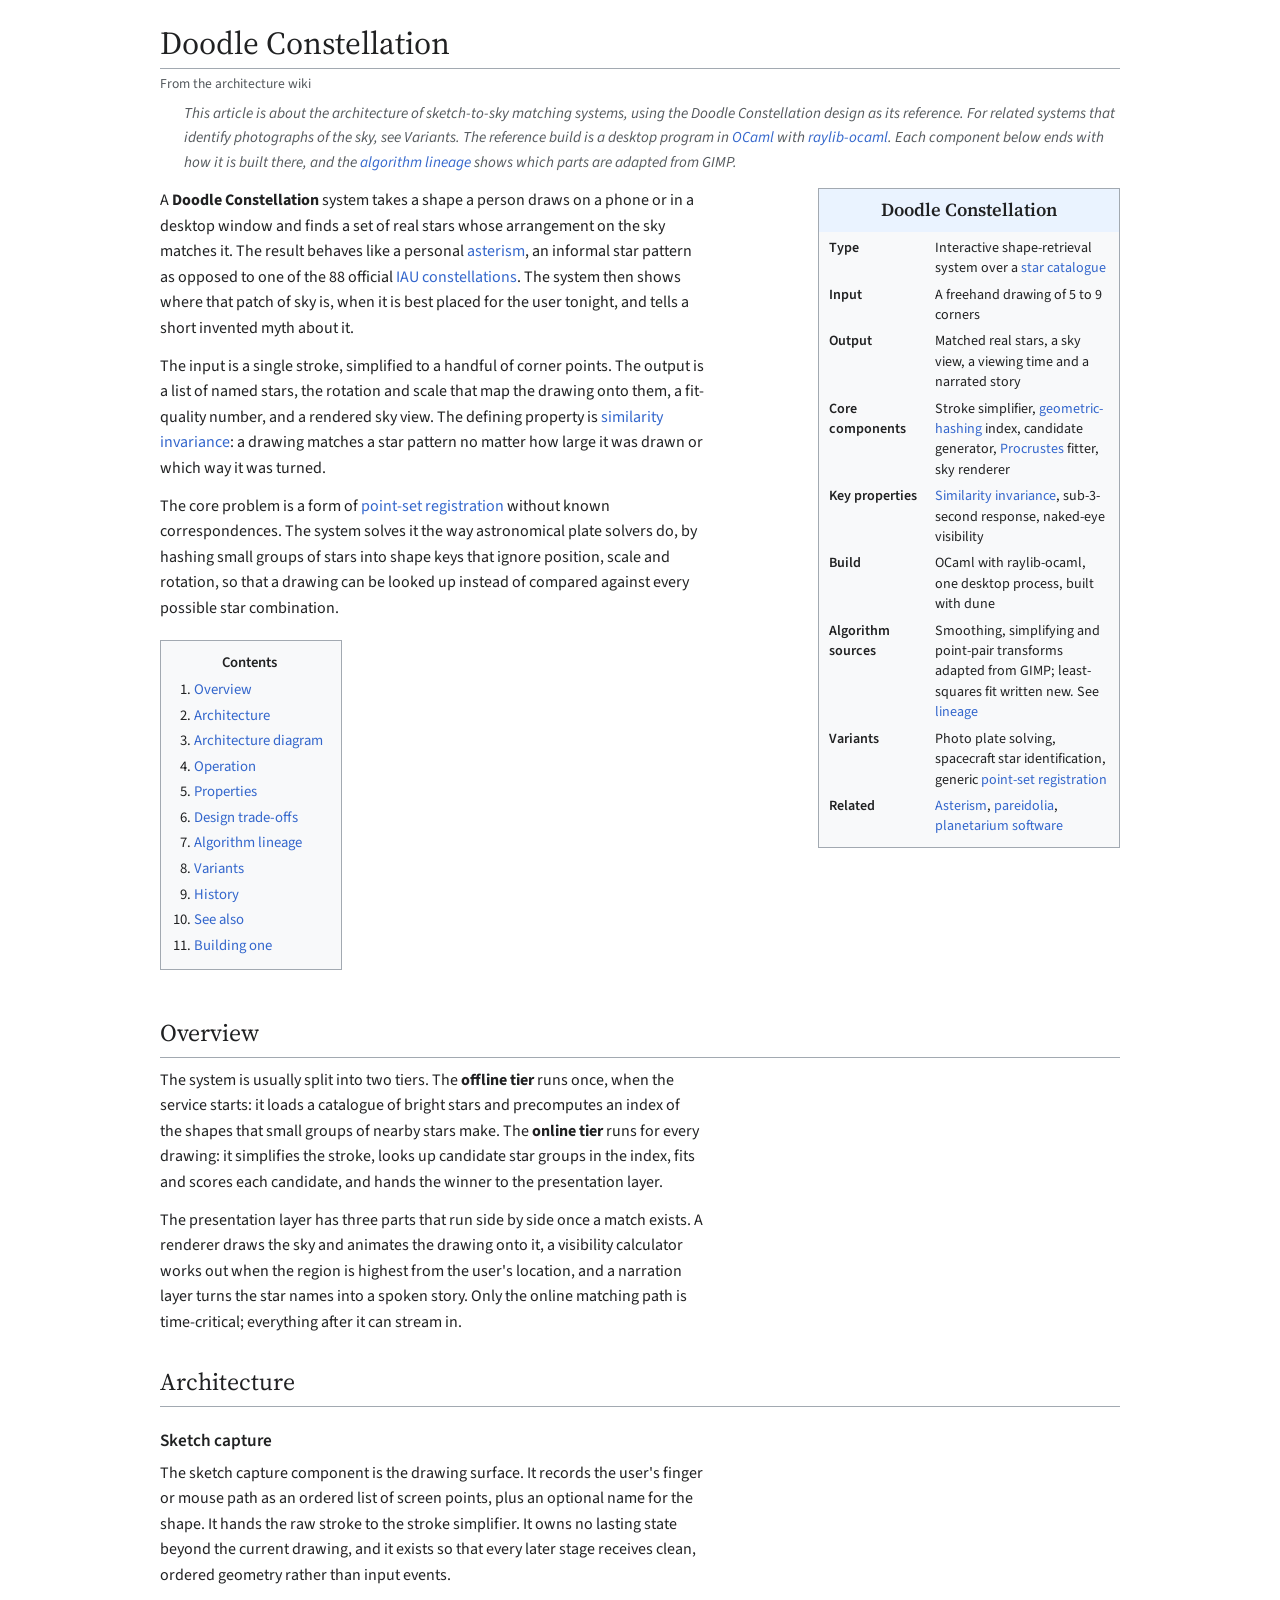
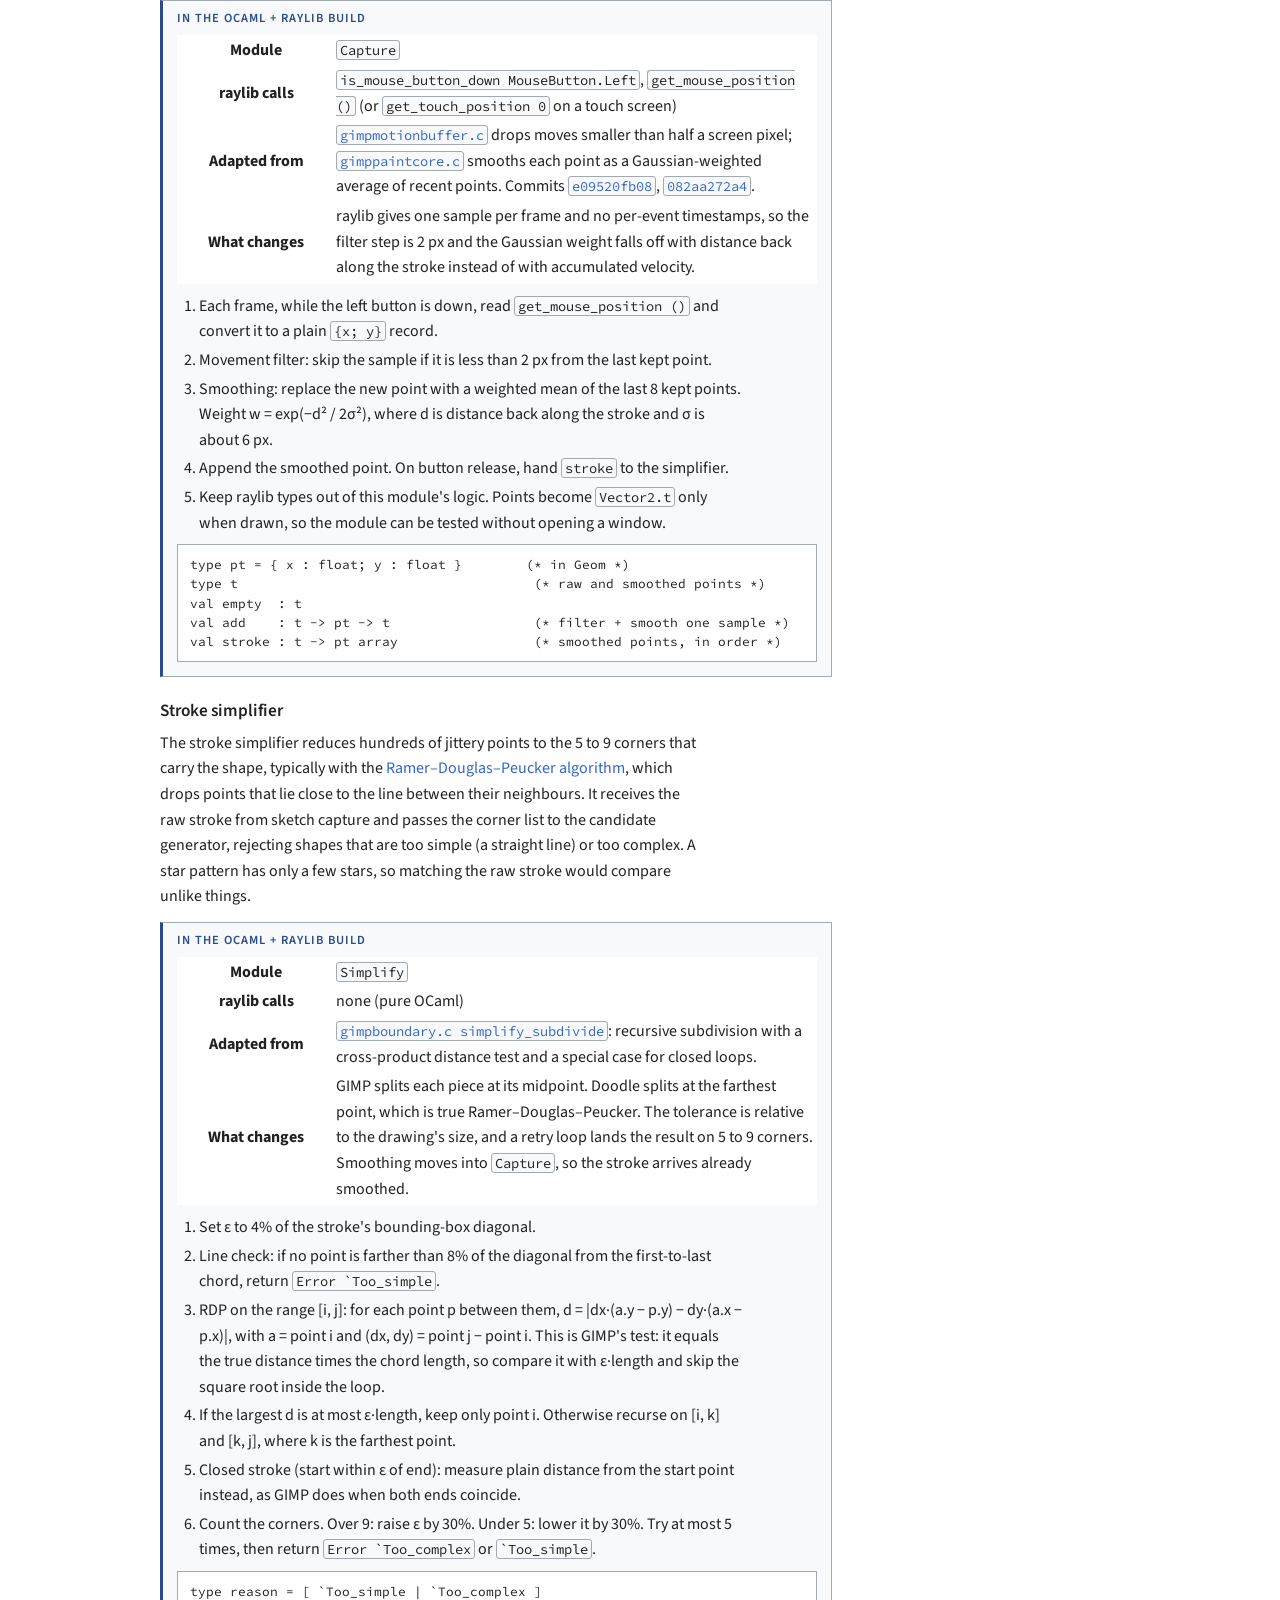
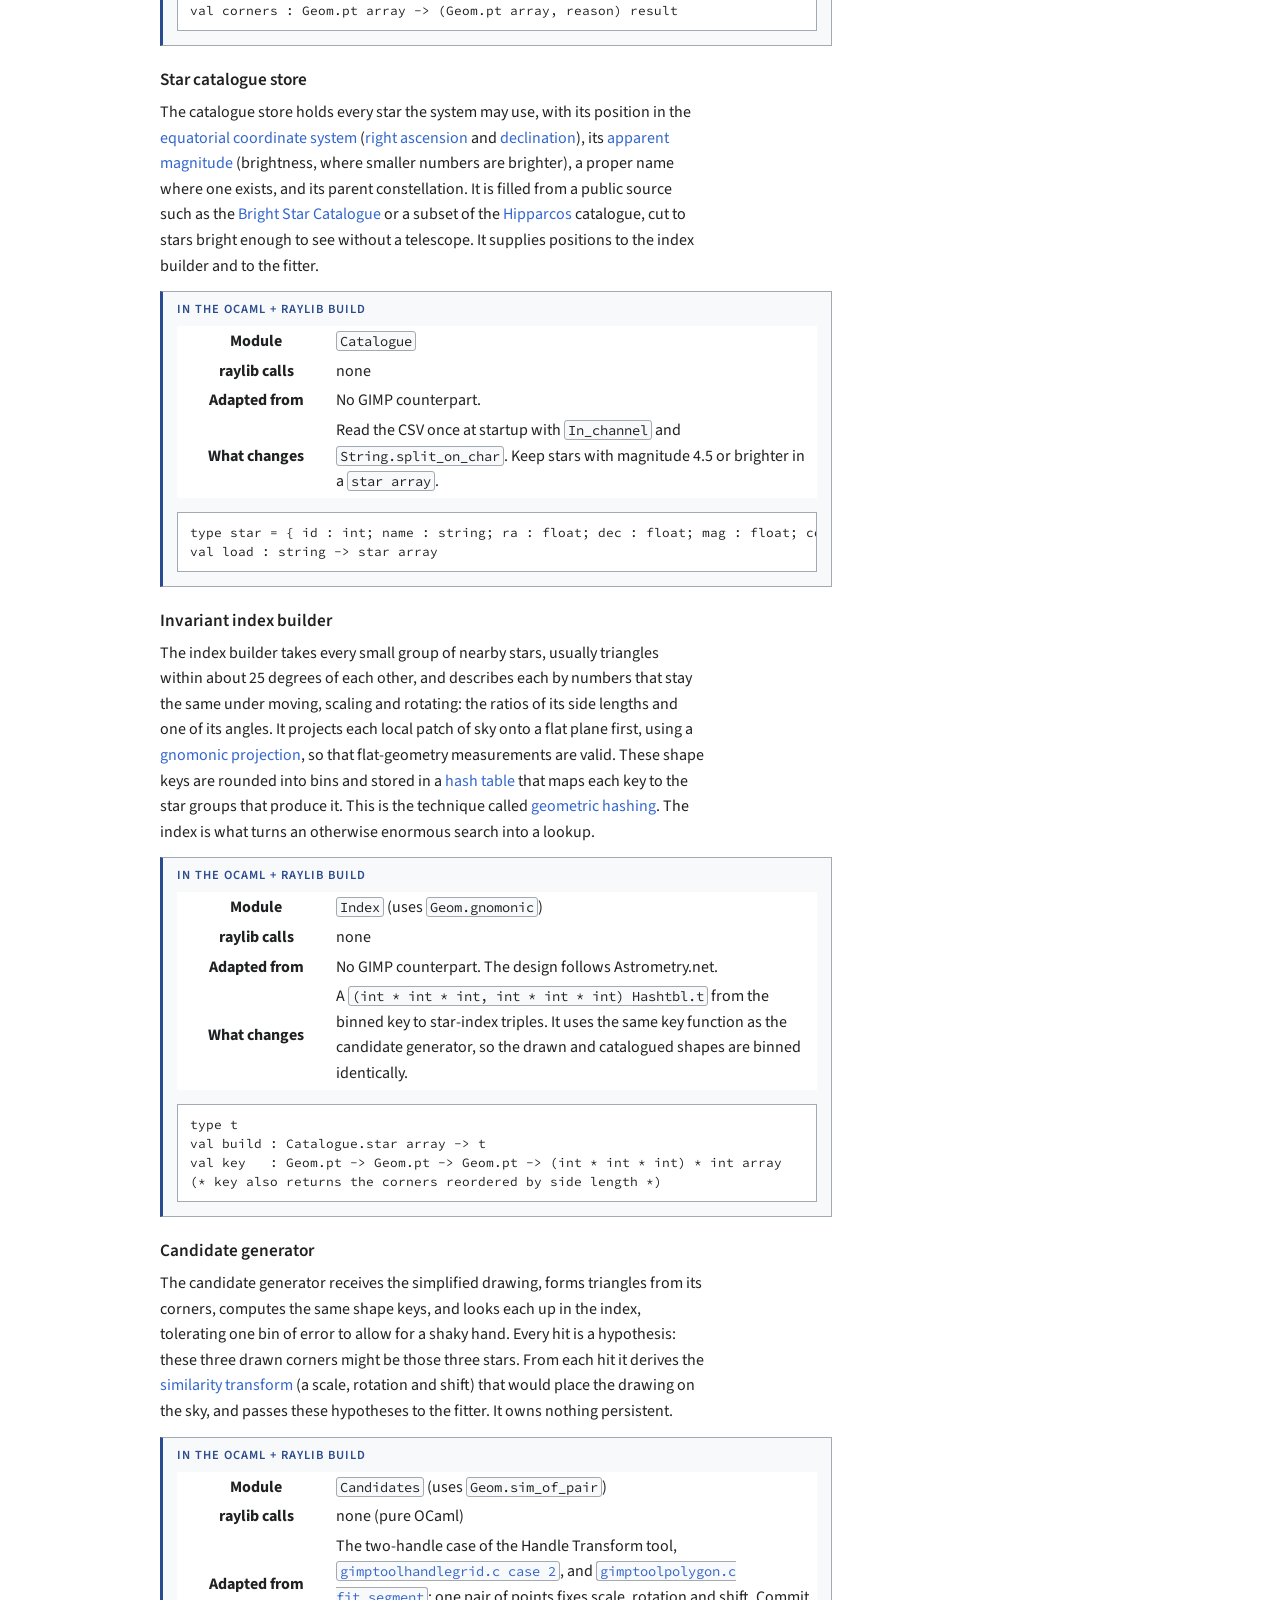
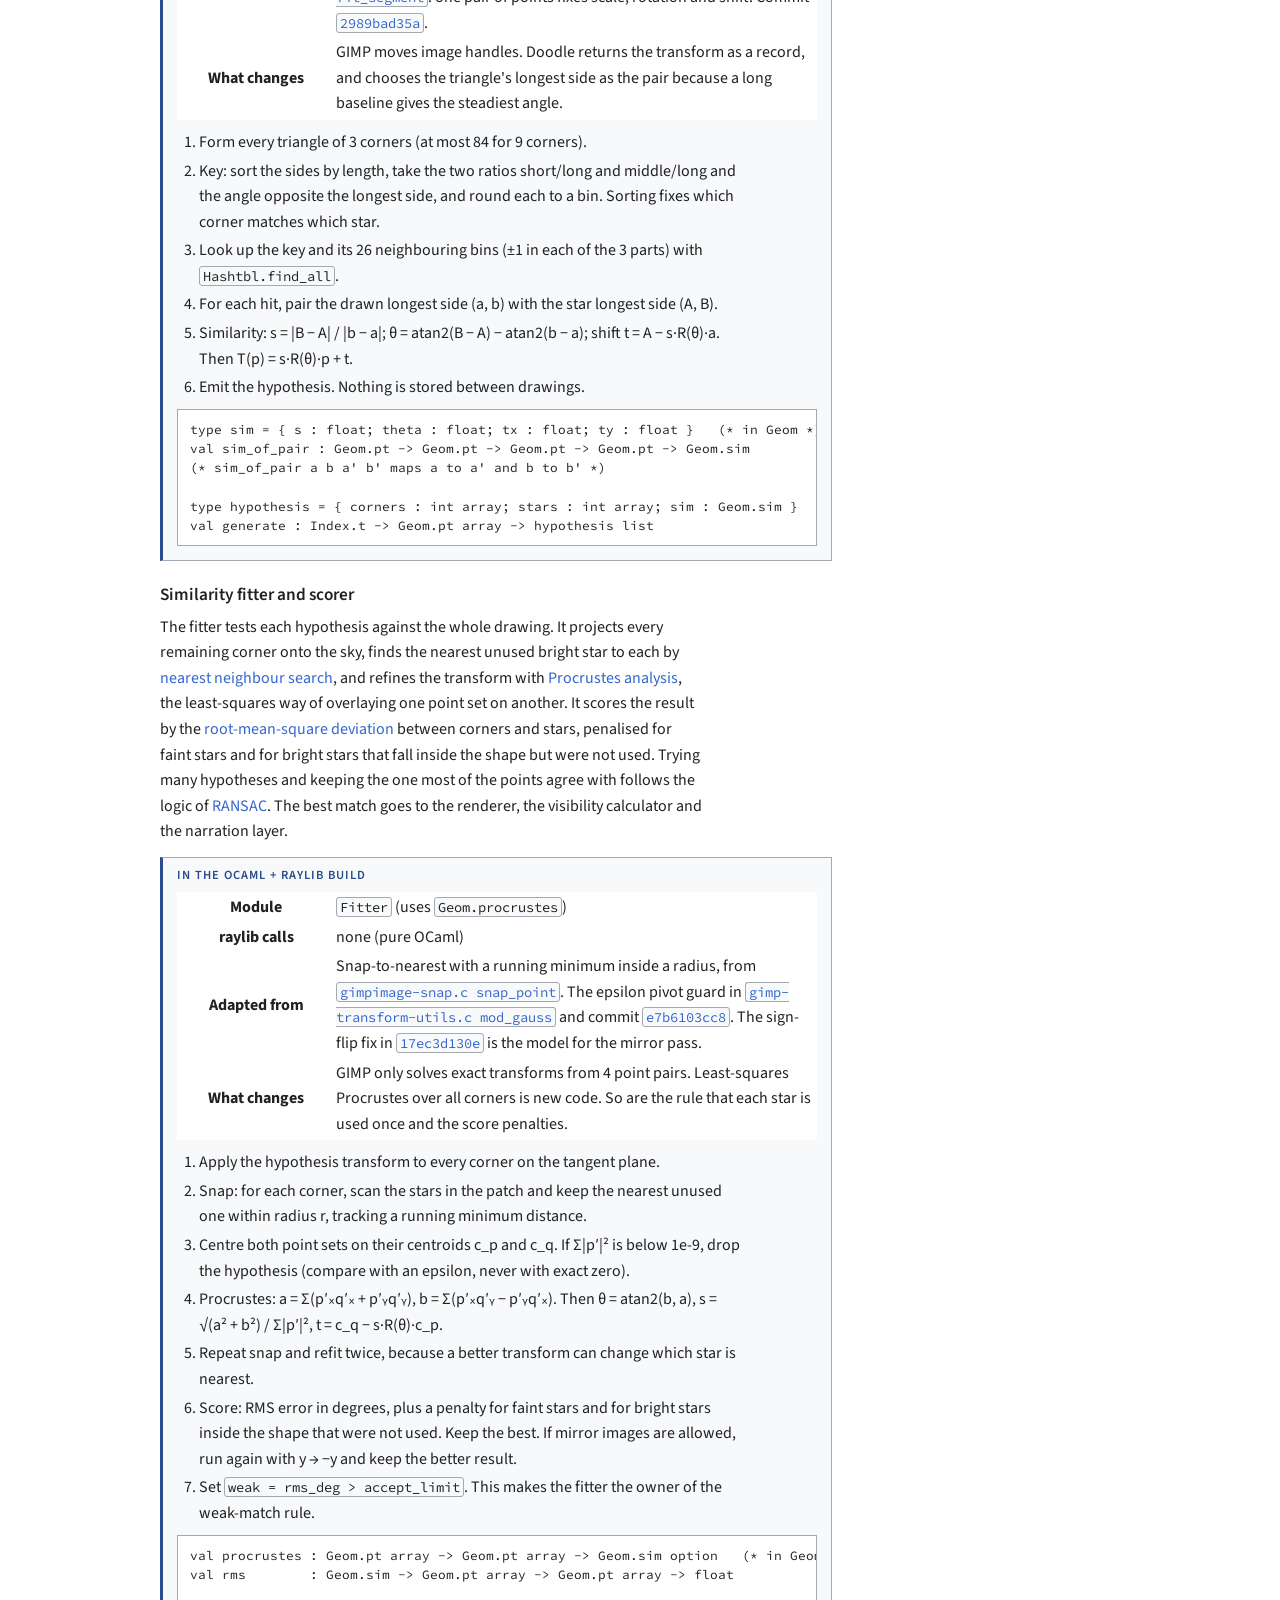
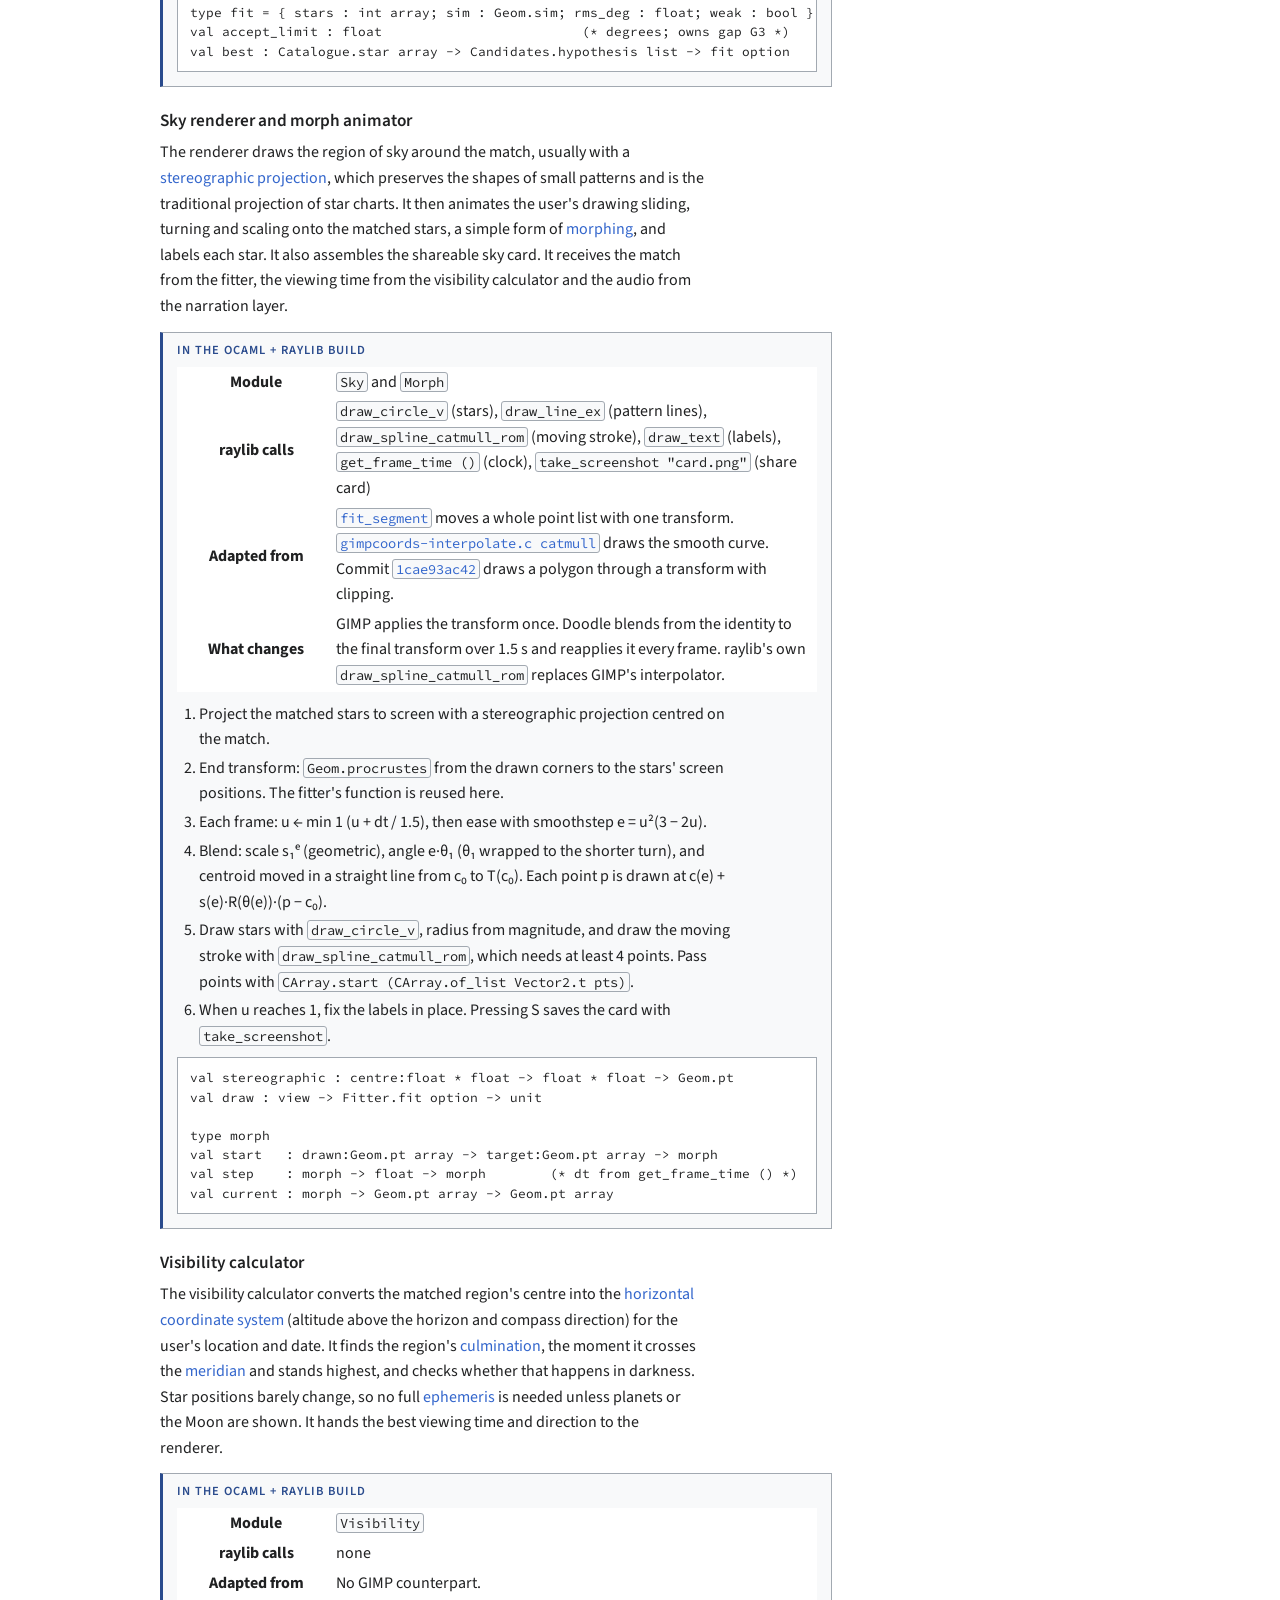
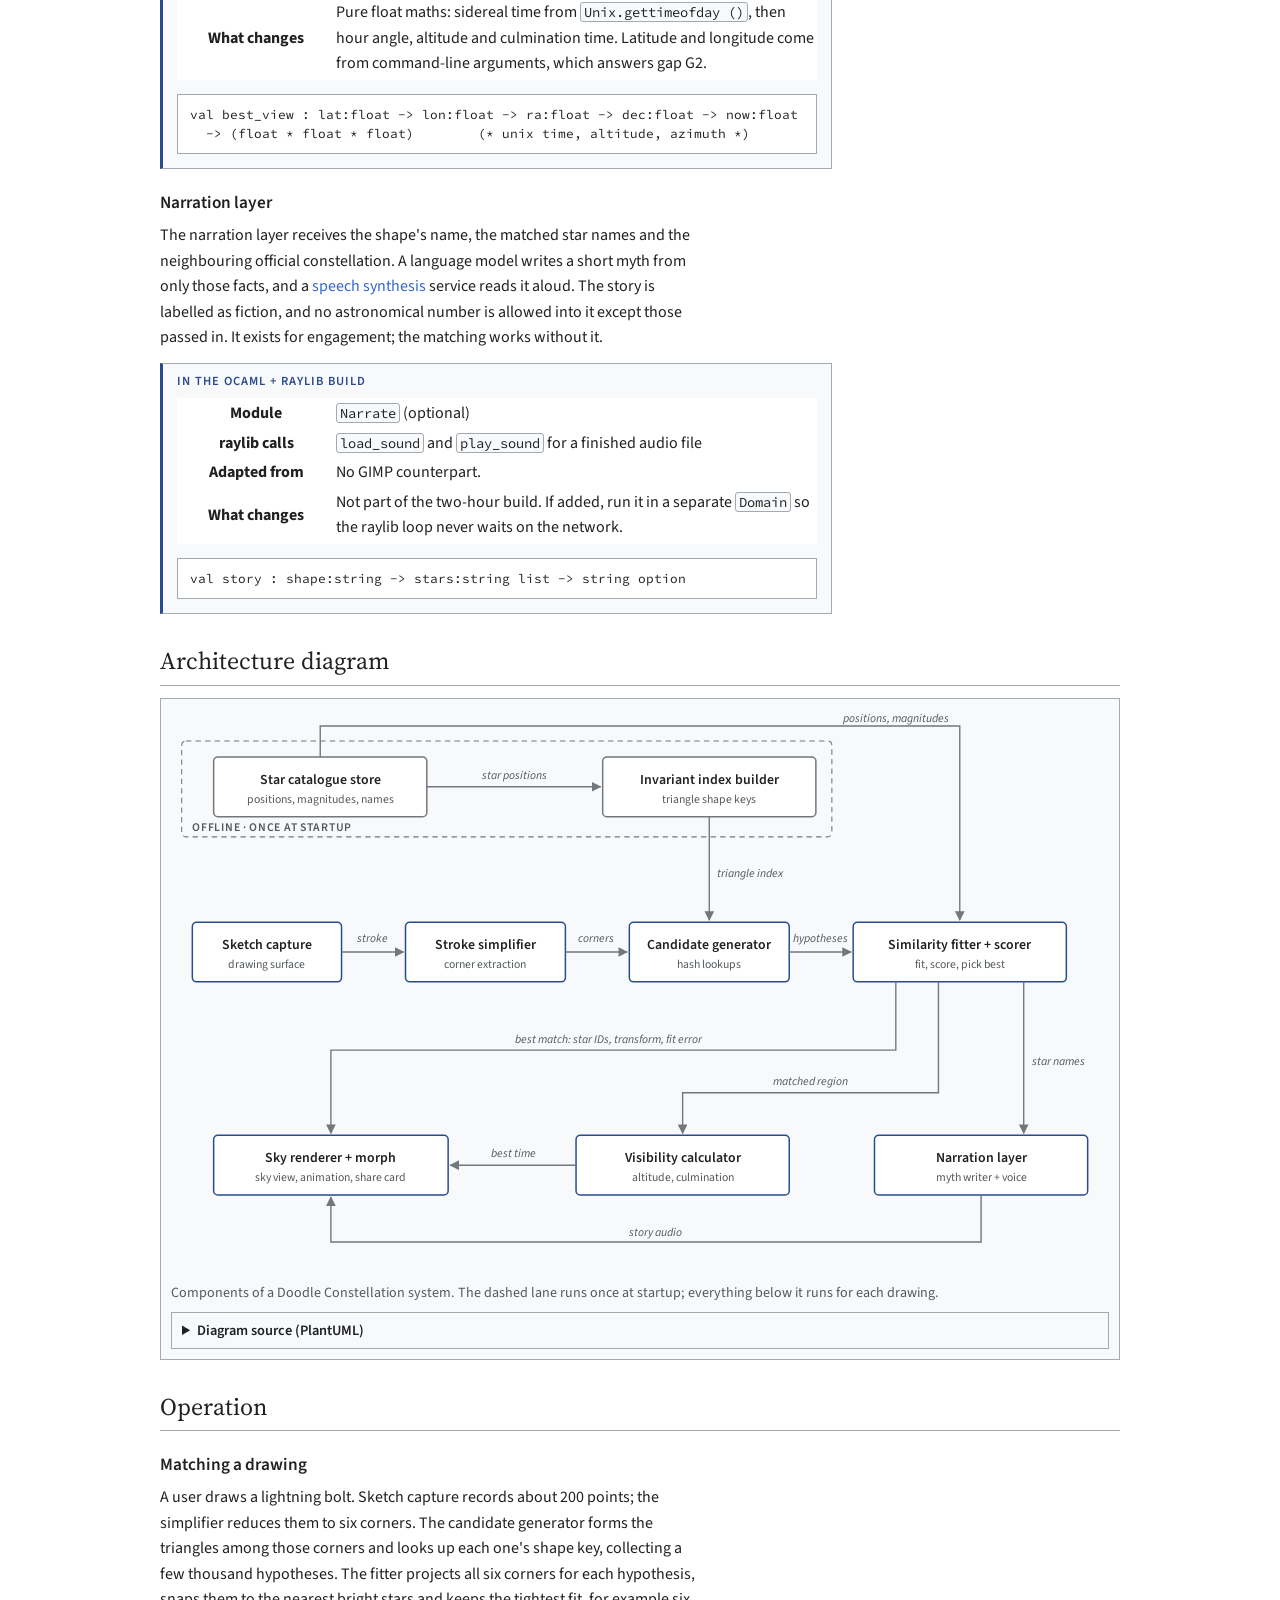
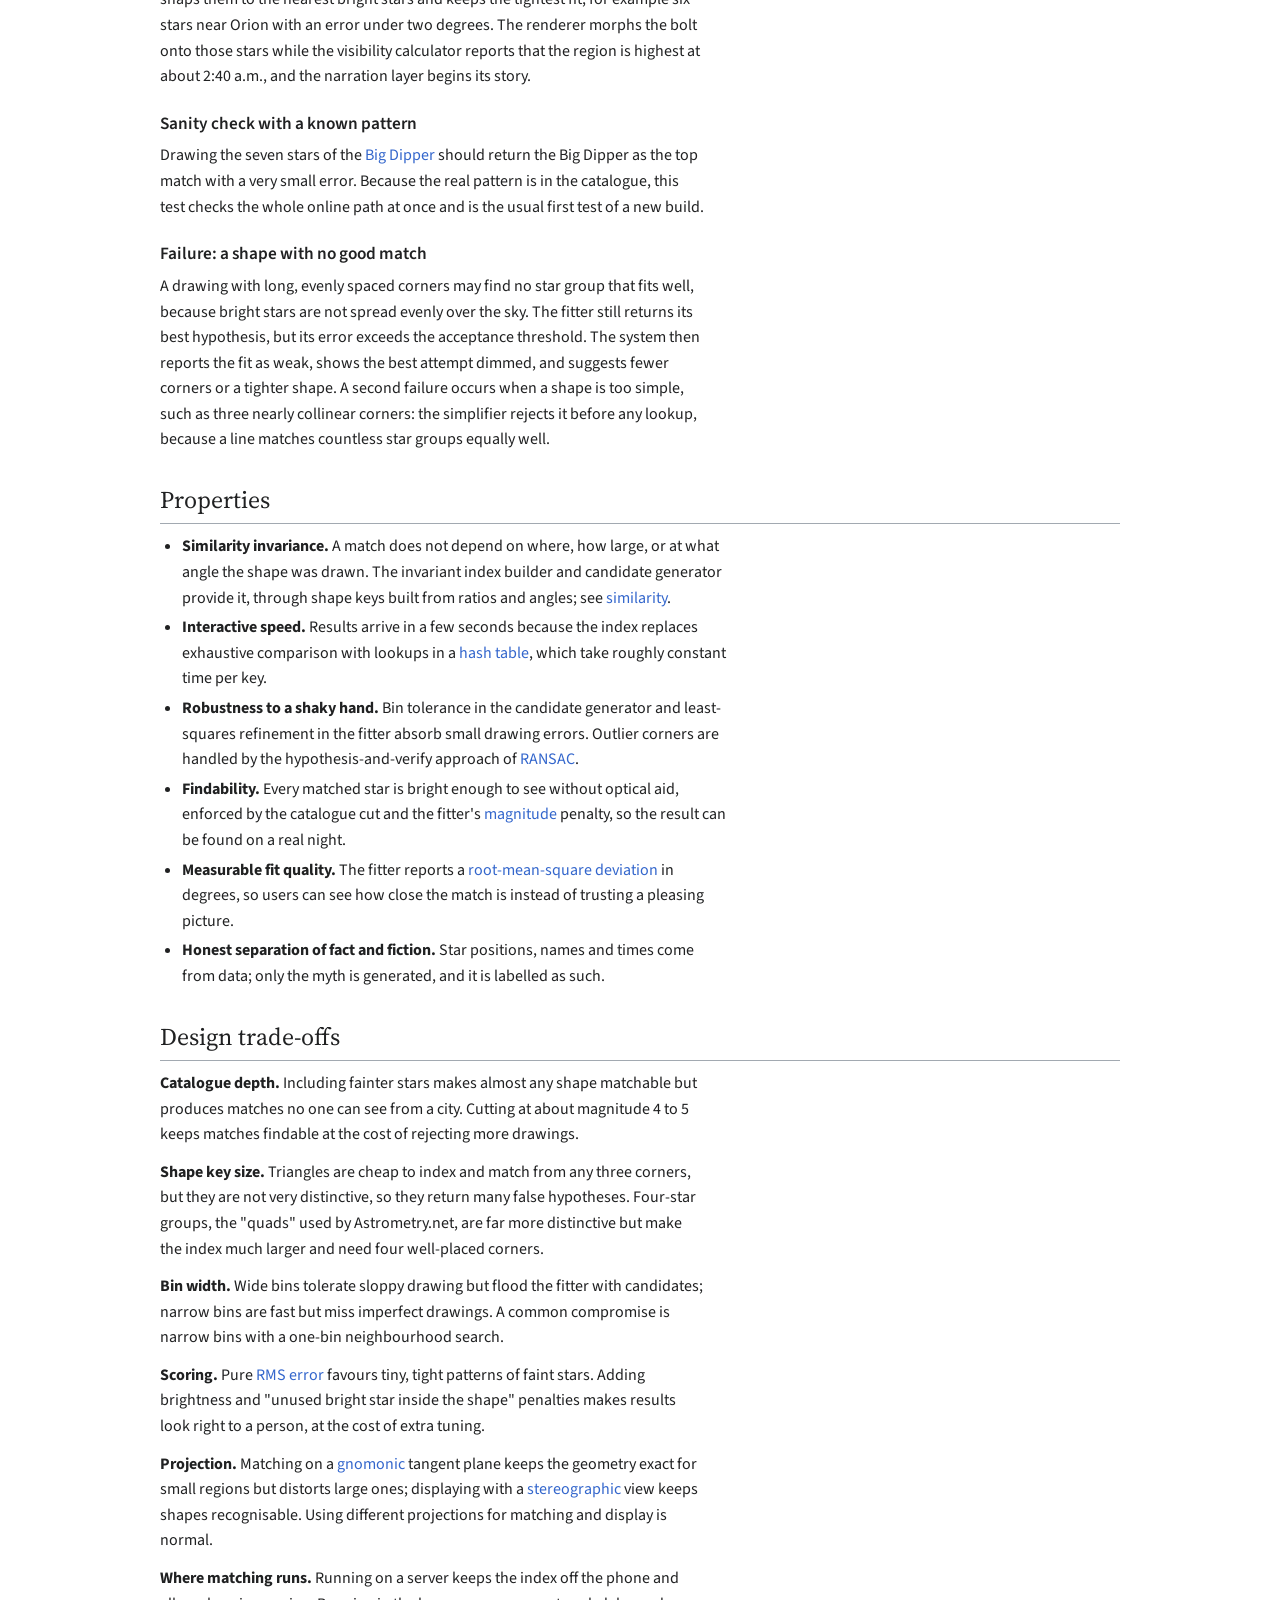
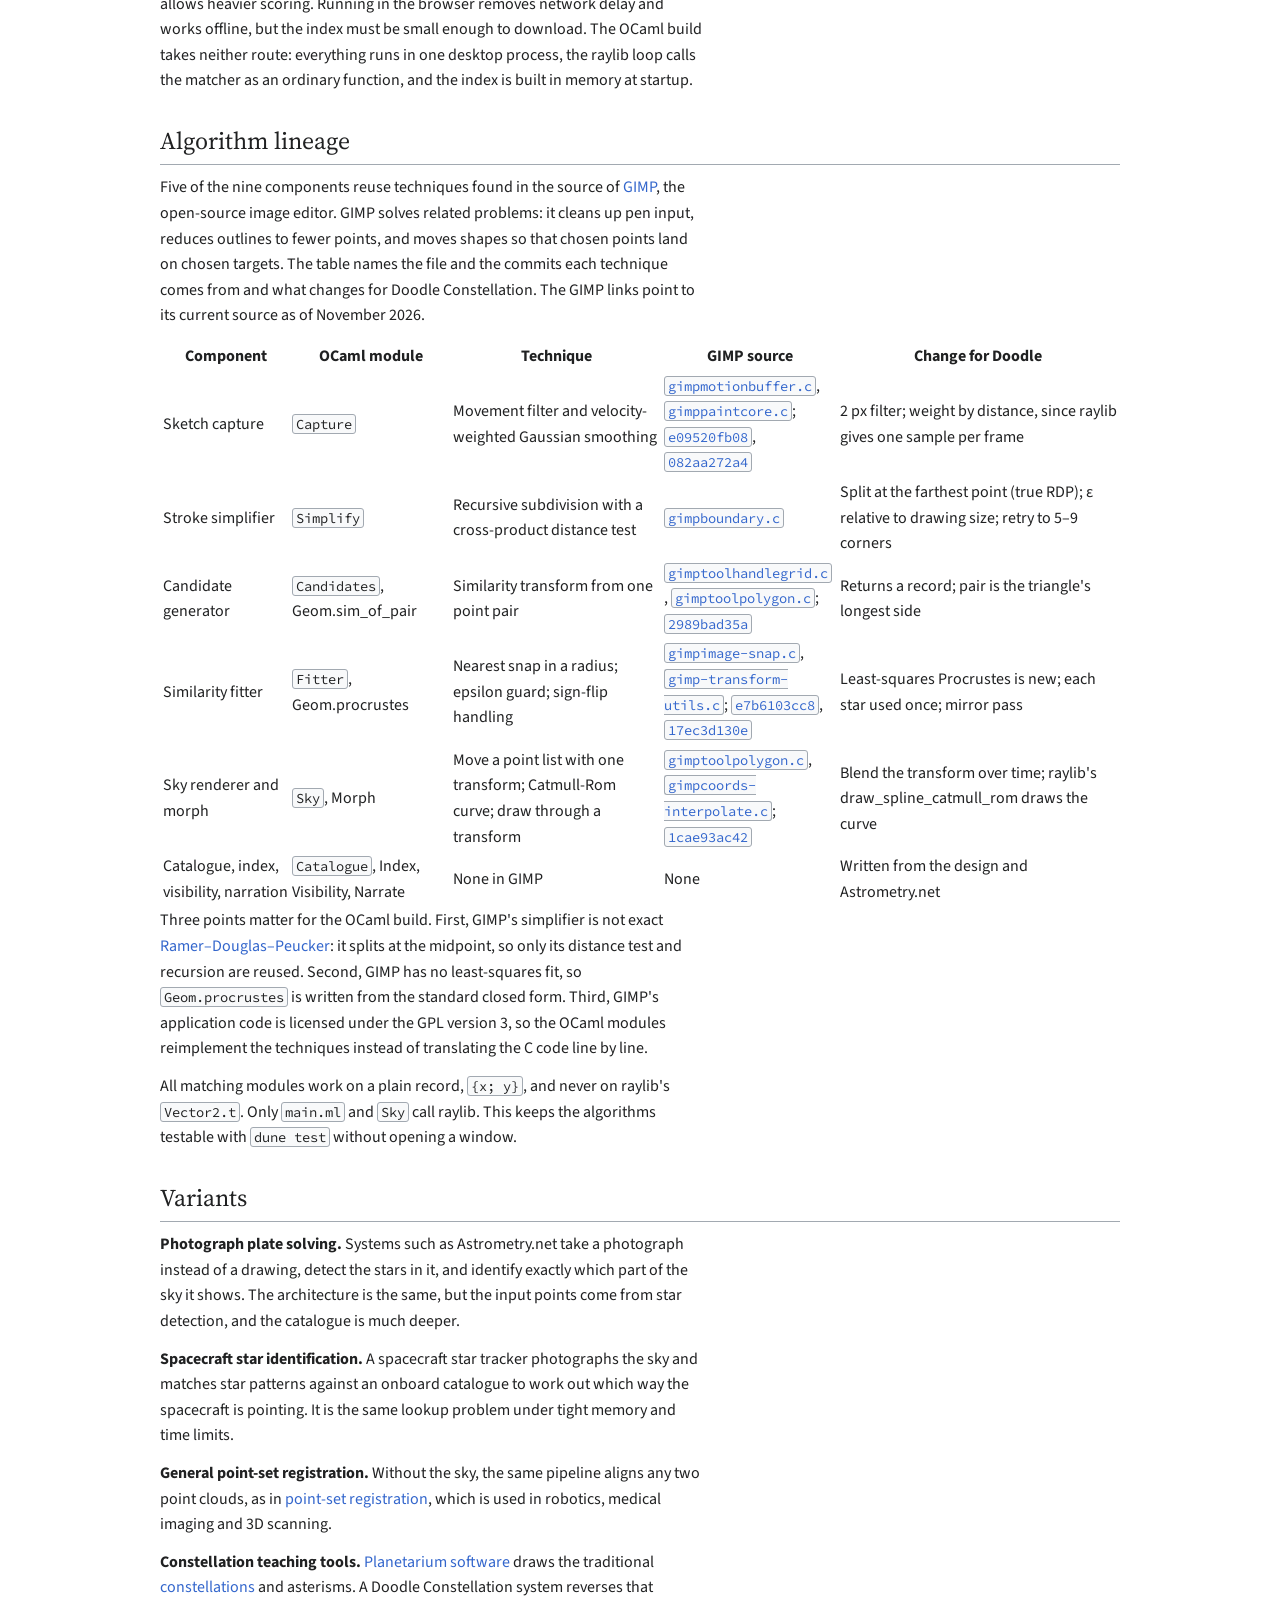
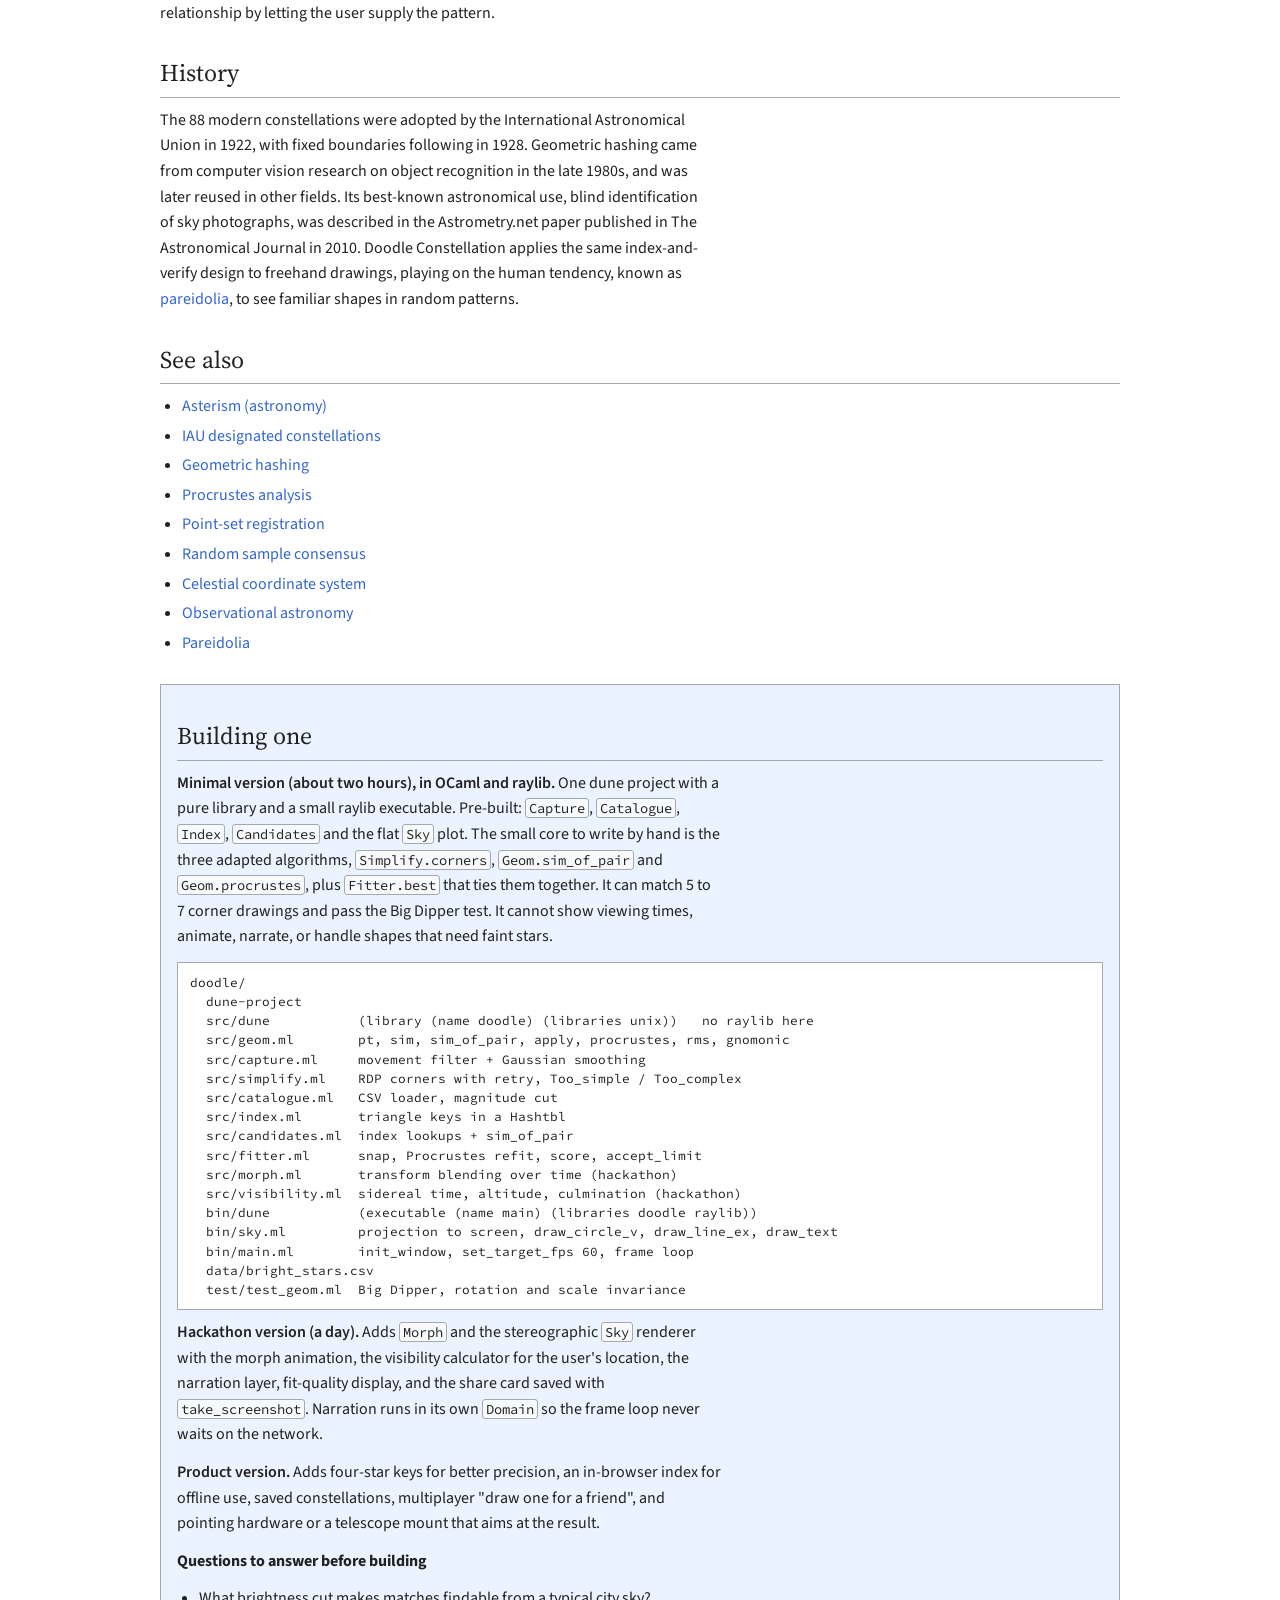
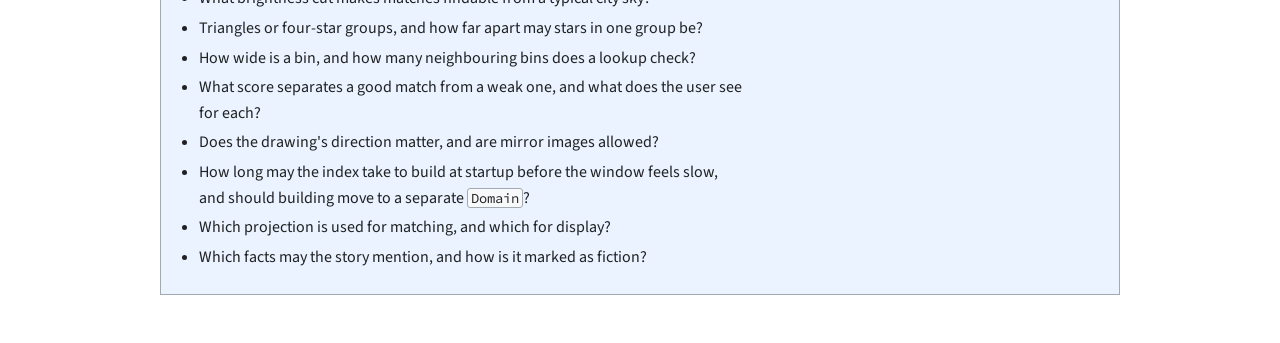
<file: Doodle Constellation Architecture.html>
<!doctype html><html><head><meta charset=utf8><meta name=viewport content="width=device-width,initial-scale=1,viewport-fit=cover"><style>:root{color-scheme:light;box-sizing:border-box;padding-top:env(safe-area-inset-top,0px);padding-bottom:env(safe-area-inset-bottom,0px)}html{scroll-padding-top:env(safe-area-inset-top,0px)}body{margin:0;padding:0;font:14px -apple-system,BlinkMacSystemFont,sans-serif;background:#fff;color:#000}img{max-width:100%}[hidden]:not([hidden=until-found i]){display:none!important}</style></head><body>
<title>Doodle Constellation Architecture</title>
<meta name="claude:viewport-fit-sides" content="cover">
<link rel="stylesheet" href="https://fonts.googleapis.com/css2?family=Source+Serif+4:opsz,wght@8..60,400;8..60,600&family=Source+Sans+3:wght@400;600&family=Source+Code+Pro:wght@400&display=swap">
<style>
/* Layout: encyclopedia article, single reading column with a right-floated infobox on wide screens, stacked on phones */
:root{
  --bg:#ffffff; --fg:#202122; --muted:#54595d; --rule:#a2a9b1; --panel:#f8f9fa;
  --link:#3366cc; --link-visited:#795cb2; --accent:#2a4b8d; --shade:#eaf3ff; --line:#72777d;
  --serif:"Source Serif 4", "Linux Libertine", Georgia, "Times New Roman", serif;
  --sans:"Source Sans 3", -apple-system, "Segoe UI", Roboto, Arial, sans-serif;
  --mono:"Source Code Pro", ui-monospace, Menlo, Consolas, monospace;
}
@media (prefers-color-scheme: dark){:root:not([data-theme="light"]){
  --bg:#101418; --fg:#eaecf0; --muted:#a2a9b1; --rule:#3d434a; --panel:#181d23;
  --link:#88a3e8; --link-visited:#b49ae0; --accent:#9fb6ee; --shade:#16223a; --line:#8a9099; color-scheme:dark}}
:root[data-theme="dark"]{
  --bg:#101418; --fg:#eaecf0; --muted:#a2a9b1; --rule:#3d434a; --panel:#181d23;
  --link:#88a3e8; --link-visited:#b49ae0; --accent:#9fb6ee; --shade:#16223a; --line:#8a9099; color-scheme:dark}
body{background:var(--bg);color:var(--fg);font-family:var(--sans);font-size:16px;line-height:1.6;
  padding-left:max(16px,env(safe-area-inset-left,0px));padding-right:max(16px,env(safe-area-inset-right,0px));padding-block:24px 48px}
.page{max-width:960px;margin:0 auto}
a{color:var(--link);text-decoration:none}
a:visited{color:var(--link-visited)}
a:hover{text-decoration:underline}
a:focus-visible{outline:2px solid var(--accent);outline-offset:2px}
h1{font-family:var(--serif);font-weight:400;font-size:2rem;line-height:1.2;margin:0 0 4px;padding-bottom:6px;border-bottom:1px solid var(--rule);text-wrap:balance}
.from{font-size:.85rem;color:var(--muted);margin:0 0 6px}
.hatnote{font-style:italic;color:var(--muted);padding-left:1.6em;margin:0 0 14px;font-size:.95rem}
h2{font-family:var(--serif);font-weight:400;font-size:1.5rem;margin:28px 0 10px;padding-bottom:4px;border-bottom:1px solid var(--rule);text-wrap:balance;clear:right}
h3{font-family:var(--sans);font-weight:600;font-size:1.08rem;margin:20px 0 6px}
p{margin:0 0 12px}
.prose p,.prose li{max-width:68ch}
ul{margin:0 0 12px;padding-left:1.4em}
li{margin-bottom:4px}
.infobox{float:right;clear:right;width:300px;margin:0 0 16px 22px;border:1px solid var(--rule);background:var(--panel);font-size:.88rem;line-height:1.45}
.infobox .cap{font-family:var(--serif);font-size:1.15rem;text-align:center;padding:8px 10px;background:var(--shade);font-weight:600}
.infobox dl{margin:0;padding:6px 10px 10px;display:grid;grid-template-columns:96px 1fr;gap:6px 10px}
.infobox dt{font-weight:600}
.infobox dd{margin:0;min-width:0}
.toc{display:inline-block;border:1px solid var(--rule);background:var(--panel);padding:10px 18px 10px 14px;margin:6px 0 16px;font-size:.92rem}
.toc .ttl{font-weight:600;text-align:center;margin-bottom:4px}
.toc ol{margin:0;padding-left:1.3em}
.toc li{margin:2px 0}
.num{font-variant-numeric:tabular-nums;color:var(--muted);margin-right:4px}
figure{margin:12px 0 16px;border:1px solid var(--rule);background:var(--panel);padding:10px}
.svgwrap{overflow-x:auto}
.svgwrap svg{display:block;min-width:680px;width:100%;height:auto}
figcaption{font-size:.88rem;color:var(--muted);margin-top:8px}
svg .box{fill:var(--bg);stroke:var(--accent);stroke-width:1.4}
svg .box.off{stroke:var(--line);stroke-dasharray:0}
svg .lane{fill:none;stroke:var(--line);stroke-dasharray:5 4}
svg .lanelab{fill:var(--muted);font:600 11px var(--sans);letter-spacing:.06em}
svg .bt{fill:var(--fg);font:600 13px var(--sans)}
svg .bs{fill:var(--muted);font:11px var(--sans)}
svg .ar{fill:none;stroke:var(--line);stroke-width:1.3}
svg .al{fill:var(--muted);font:italic 11px var(--sans)}
svg .head{fill:var(--line)}
details{border:1px solid var(--rule);background:var(--panel);margin-top:8px}
summary{cursor:pointer;padding:6px 10px;font-weight:600;font-size:.9rem}
summary:focus-visible{outline:2px solid var(--accent)}
pre{margin:0;padding:10px 12px;overflow-x:auto;font-family:var(--mono);font-size:.8rem;line-height:1.5;border-top:1px solid var(--rule)}
.build{background:var(--shade);border:1px solid var(--rule);padding:4px 16px 12px;margin-top:28px}
.build h2{border-bottom-color:var(--rule)}
.tier{font-weight:600}
@media (max-width:720px){
  .infobox{float:none;width:auto;margin:0 0 16px}
  h1{font-size:1.65rem}
  .toc{display:block}
}
@media (prefers-reduced-motion:reduce){*{scroll-behavior:auto}}

code{font-family:var(--mono);font-size:.86em;background:var(--panel);border:1px solid var(--rule);border-radius:3px;padding:0 3px;overflow-wrap:anywhere}
.impl{border:1px solid var(--rule);border-left:3px solid var(--accent);background:var(--panel);padding:8px 14px 4px;margin:8px 0 16px;max-width:80ch}
.impl .ih{font:600 .78rem var(--sans);letter-spacing:.08em;text-transform:uppercase;color:var(--accent);margin:0 0 4px}
.impl p{margin:0 0 8px;max-width:none}
.impl ol{margin:0 0 8px;padding-left:1.4em}
.impl li{margin-bottom:3px}
.impl table.data{margin:4px 0 10px;background:var(--bg)}
.impl table.data th{width:9.5em}
pre.sig{border:1px solid var(--rule);background:var(--bg);margin:4px 0 10px;white-space:pre;overflow-x:auto}
.tablewrap{overflow-x:auto}
</style>

<main class="page">
<h1>Doodle Constellation</h1>
<p class="from">From the architecture wiki</p>
<p class="hatnote">This article is about the architecture of sketch-to-sky matching systems, using the Doodle Constellation design as its reference. For related systems that identify photographs of the sky, see Variants. The reference build is a desktop program in <a href="https://ocaml.org" target="_blank" rel="noopener">OCaml</a> with <a href="https://github.com/tjammer/raylib-ocaml" target="_blank" rel="noopener">raylib-ocaml</a>. Each component below ends with how it is built there, and the <a href="#lineage">algorithm lineage</a> shows which parts are adapted from GIMP.</p>

<aside class="infobox" aria-label="Summary">
  <div class="cap">Doodle Constellation</div>
  <dl>
    <dt>Type</dt><dd>Interactive shape-retrieval system over a <a href="https://en.wikipedia.org/wiki/Bright_Star_Catalogue" target="_blank" rel="noopener">star catalogue</a></dd>
    <dt>Input</dt><dd>A freehand drawing of 5 to 9 corners</dd>
    <dt>Output</dt><dd>Matched real stars, a sky view, a viewing time and a narrated story</dd>
    <dt>Core components</dt><dd>Stroke simplifier, <a href="https://en.wikipedia.org/wiki/Geometric_hashing" target="_blank" rel="noopener">geometric-hashing</a> index, candidate generator, <a href="https://en.wikipedia.org/wiki/Procrustes_analysis" target="_blank" rel="noopener">Procrustes</a> fitter, sky renderer</dd>
    <dt>Key properties</dt><dd><a href="https://en.wikipedia.org/wiki/Similarity_(geometry)" target="_blank" rel="noopener">Similarity invariance</a>, sub-3-second response, naked-eye visibility</dd>
    <dt>Build</dt><dd>OCaml with raylib-ocaml, one desktop process, built with dune</dd><dt>Algorithm sources</dt><dd>Smoothing, simplifying and point-pair transforms adapted from GIMP; least-squares fit written new. See <a href="#lineage">lineage</a></dd><dt>Variants</dt><dd>Photo plate solving, spacecraft star identification, generic <a href="https://en.wikipedia.org/wiki/Point-set_registration" target="_blank" rel="noopener">point-set registration</a></dd>
    <dt>Related</dt><dd><a href="https://en.wikipedia.org/wiki/Asterism_(astronomy)" target="_blank" rel="noopener">Asterism</a>, <a href="https://en.wikipedia.org/wiki/Pareidolia" target="_blank" rel="noopener">pareidolia</a>, <a href="https://en.wikipedia.org/wiki/Planetarium_software" target="_blank" rel="noopener">planetarium software</a></dd>
  </dl>
</aside>

<div class="prose">
<p>A <b>Doodle Constellation</b> system takes a shape a person draws on a phone or in a desktop window and finds a set of real stars whose arrangement on the sky matches it. The result behaves like a personal <a href="https://en.wikipedia.org/wiki/Asterism_(astronomy)" target="_blank" rel="noopener">asterism</a>, an informal star pattern as opposed to one of the 88 official <a href="https://en.wikipedia.org/wiki/IAU_designated_constellations" target="_blank" rel="noopener">IAU constellations</a>. The system then shows where that patch of sky is, when it is best placed for the user tonight, and tells a short invented myth about it.</p>
<p>The input is a single stroke, simplified to a handful of corner points. The output is a list of named stars, the rotation and scale that map the drawing onto them, a fit-quality number, and a rendered sky view. The defining property is <a href="https://en.wikipedia.org/wiki/Similarity_(geometry)" target="_blank" rel="noopener">similarity invariance</a>: a drawing matches a star pattern no matter how large it was drawn or which way it was turned.</p>
<p>The core problem is a form of <a href="https://en.wikipedia.org/wiki/Point-set_registration" target="_blank" rel="noopener">point-set registration</a> without known correspondences. The system solves it the way astronomical plate solvers do, by hashing small groups of stars into shape keys that ignore position, scale and rotation, so that a drawing can be looked up instead of compared against every possible star combination.</p>
</div>

<nav class="toc" aria-label="Contents">
  <div class="ttl">Contents</div>
  <ol>
    <li><a href="#overview">Overview</a></li>
    <li><a href="#architecture">Architecture</a></li>
    <li><a href="#diagram">Architecture diagram</a></li>
    <li><a href="#operation">Operation</a></li>
    <li><a href="#properties">Properties</a></li>
    <li><a href="#tradeoffs">Design trade-offs</a></li>
    <li><a href="#lineage">Algorithm lineage</a></li>
    <li><a href="#variants">Variants</a></li>
    <li><a href="#history">History</a></li>
    <li><a href="#seealso">See also</a></li>
    <li><a href="#building">Building one</a></li>
  </ol>
</nav>

<section class="prose">
<h2 id="overview">Overview</h2>
<p>The system is usually split into two tiers. The <b>offline tier</b> runs once, when the service starts: it loads a catalogue of bright stars and precomputes an index of the shapes that small groups of nearby stars make. The <b>online tier</b> runs for every drawing: it simplifies the stroke, looks up candidate star groups in the index, fits and scores each candidate, and hands the winner to the presentation layer.</p>
<p>The presentation layer has three parts that run side by side once a match exists. A renderer draws the sky and animates the drawing onto it, a visibility calculator works out when the region is highest from the user's location, and a narration layer turns the star names into a spoken story. Only the online matching path is time-critical; everything after it can stream in.</p>
</section>

<section class="prose">
<h2 id="architecture">Architecture</h2>

<h3>Sketch capture</h3>
<p>The sketch capture component is the drawing surface. It records the user's finger or mouse path as an ordered list of screen points, plus an optional name for the shape. It hands the raw stroke to the stroke simplifier. It owns no lasting state beyond the current drawing, and it exists so that every later stage receives clean, ordered geometry rather than input events.</p>
<div class="impl"><p class="ih">In the OCaml + raylib build</p><div class="tablewrap"><table class="data"><tr><th>Module</th><td><code>Capture</code></td></tr><tr><th>raylib calls</th><td><code>is_mouse_button_down MouseButton.Left</code>, <code>get_mouse_position ()</code> (or <code>get_touch_position 0</code> on a touch screen)</td></tr><tr><th>Adapted from</th><td><a href="https://github.com/GNOME/gimp/blob/master/app/display/gimpmotionbuffer.c#L253" target="_blank" rel="noopener"><code>gimpmotionbuffer.c</code></a> drops moves smaller than half a screen pixel; <a href="https://github.com/GNOME/gimp/blob/master/app/paint/gimppaintcore.c#L1664" target="_blank" rel="noopener"><code>gimppaintcore.c</code></a> smooths each point as a Gaussian-weighted average of recent points. Commits <a href="https://github.com/GNOME/gimp/commit/e09520fb08" target="_blank" rel="noopener"><code>e09520fb08</code></a>, <a href="https://github.com/GNOME/gimp/commit/082aa272a4" target="_blank" rel="noopener"><code>082aa272a4</code></a>.</td></tr><tr><th>What changes</th><td>raylib gives one sample per frame and no per-event timestamps, so the filter step is 2 px and the Gaussian weight falls off with distance back along the stroke instead of with accumulated velocity.</td></tr></table></div><ol><li>Each frame, while the left button is down, read <code>get_mouse_position ()</code> and convert it to a plain <code>{x; y}</code> record.</li><li>Movement filter: skip the sample if it is less than 2 px from the last kept point.</li><li>Smoothing: replace the new point with a weighted mean of the last 8 kept points. Weight w = exp(−d² / 2σ²), where d is distance back along the stroke and σ is about 6 px.</li><li>Append the smoothed point. On button release, hand <code>stroke</code> to the simplifier.</li><li>Keep raylib types out of this module's logic. Points become <code>Vector2.t</code> only when drawn, so the module can be tested without opening a window.</li></ol><pre class="sig">type pt = { x : float; y : float }        (* in Geom *)
type t                                     (* raw and smoothed points *)
val empty  : t
val add    : t -&gt; pt -&gt; t                  (* filter + smooth one sample *)
val stroke : t -&gt; pt array                 (* smoothed points, in order *)</pre></div>

<h3>Stroke simplifier</h3>
<p>The stroke simplifier reduces hundreds of jittery points to the 5 to 9 corners that carry the shape, typically with the <a href="https://en.wikipedia.org/wiki/Ramer%E2%80%93Douglas%E2%80%93Peucker_algorithm" target="_blank" rel="noopener">Ramer–Douglas–Peucker algorithm</a>, which drops points that lie close to the line between their neighbours. It receives the raw stroke from sketch capture and passes the corner list to the candidate generator, rejecting shapes that are too simple (a straight line) or too complex. A star pattern has only a few stars, so matching the raw stroke would compare unlike things.</p>
<div class="impl"><p class="ih">In the OCaml + raylib build</p><div class="tablewrap"><table class="data"><tr><th>Module</th><td><code>Simplify</code></td></tr><tr><th>raylib calls</th><td>none (pure OCaml)</td></tr><tr><th>Adapted from</th><td><a href="https://github.com/GNOME/gimp/blob/master/app/core/gimpboundary.c#L944" target="_blank" rel="noopener"><code>gimpboundary.c simplify_subdivide</code></a>: recursive subdivision with a cross-product distance test and a special case for closed loops.</td></tr><tr><th>What changes</th><td>GIMP splits each piece at its midpoint. Doodle splits at the farthest point, which is true Ramer–Douglas–Peucker. The tolerance is relative to the drawing's size, and a retry loop lands the result on 5 to 9 corners. Smoothing moves into <code>Capture</code>, so the stroke arrives already smoothed.</td></tr></table></div><ol><li>Set ε to 4% of the stroke's bounding-box diagonal.</li><li>Line check: if no point is farther than 8% of the diagonal from the first-to-last chord, return <code>Error `Too_simple</code>.</li><li>RDP on the range [i, j]: for each point p between them, d = |dx·(a.y − p.y) − dy·(a.x − p.x)|, with a = point i and (dx, dy) = point j − point i. This is GIMP's test: it equals the true distance times the chord length, so compare it with ε·length and skip the square root inside the loop.</li><li>If the largest d is at most ε·length, keep only point i. Otherwise recurse on [i, k] and [k, j], where k is the farthest point.</li><li>Closed stroke (start within ε of end): measure plain distance from the start point instead, as GIMP does when both ends coincide.</li><li>Count the corners. Over 9: raise ε by 30%. Under 5: lower it by 30%. Try at most 5 times, then return <code>Error `Too_complex</code> or <code>`Too_simple</code>.</li></ol><pre class="sig">type reason = [ `Too_simple | `Too_complex ]
val corners : Geom.pt array -&gt; (Geom.pt array, reason) result</pre></div>

<h3>Star catalogue store</h3>
<p>The catalogue store holds every star the system may use, with its position in the <a href="https://en.wikipedia.org/wiki/Equatorial_coordinate_system" target="_blank" rel="noopener">equatorial coordinate system</a> (<a href="https://en.wikipedia.org/wiki/Right_ascension" target="_blank" rel="noopener">right ascension</a> and <a href="https://en.wikipedia.org/wiki/Declination" target="_blank" rel="noopener">declination</a>), its <a href="https://en.wikipedia.org/wiki/Apparent_magnitude" target="_blank" rel="noopener">apparent magnitude</a> (brightness, where smaller numbers are brighter), a proper name where one exists, and its parent constellation. It is filled from a public source such as the <a href="https://en.wikipedia.org/wiki/Bright_Star_Catalogue" target="_blank" rel="noopener">Bright Star Catalogue</a> or a subset of the <a href="https://en.wikipedia.org/wiki/Hipparcos" target="_blank" rel="noopener">Hipparcos</a> catalogue, cut to stars bright enough to see without a telescope. It supplies positions to the index builder and to the fitter.</p>
<div class="impl"><p class="ih">In the OCaml + raylib build</p><div class="tablewrap"><table class="data"><tr><th>Module</th><td><code>Catalogue</code></td></tr><tr><th>raylib calls</th><td>none</td></tr><tr><th>Adapted from</th><td>No GIMP counterpart.</td></tr><tr><th>What changes</th><td>Read the CSV once at startup with <code>In_channel</code> and <code>String.split_on_char</code>. Keep stars with magnitude 4.5 or brighter in a <code>star array</code>.</td></tr></table></div><pre class="sig">type star = { id : int; name : string; ra : float; dec : float; mag : float; con : string }
val load : string -&gt; star array</pre></div>

<h3>Invariant index builder</h3>
<p>The index builder takes every small group of nearby stars, usually triangles within about 25 degrees of each other, and describes each by numbers that stay the same under moving, scaling and rotating: the ratios of its side lengths and one of its angles. It projects each local patch of sky onto a flat plane first, using a <a href="https://en.wikipedia.org/wiki/Gnomonic_projection" target="_blank" rel="noopener">gnomonic projection</a>, so that flat-geometry measurements are valid. These shape keys are rounded into bins and stored in a <a href="https://en.wikipedia.org/wiki/Hash_table" target="_blank" rel="noopener">hash table</a> that maps each key to the star groups that produce it. This is the technique called <a href="https://en.wikipedia.org/wiki/Geometric_hashing" target="_blank" rel="noopener">geometric hashing</a>. The index is what turns an otherwise enormous search into a lookup.</p>
<div class="impl"><p class="ih">In the OCaml + raylib build</p><div class="tablewrap"><table class="data"><tr><th>Module</th><td><code>Index</code> (uses <code>Geom.gnomonic</code>)</td></tr><tr><th>raylib calls</th><td>none</td></tr><tr><th>Adapted from</th><td>No GIMP counterpart. The design follows Astrometry.net.</td></tr><tr><th>What changes</th><td>A <code>(int * int * int, int * int * int) Hashtbl.t</code> from the binned key to star-index triples. It uses the same key function as the candidate generator, so the drawn and catalogued shapes are binned identically.</td></tr></table></div><pre class="sig">type t
val build : Catalogue.star array -&gt; t
val key   : Geom.pt -&gt; Geom.pt -&gt; Geom.pt -&gt; (int * int * int) * int array
(* key also returns the corners reordered by side length *)</pre></div>

<h3>Candidate generator</h3>
<p>The candidate generator receives the simplified drawing, forms triangles from its corners, computes the same shape keys, and looks each up in the index, tolerating one bin of error to allow for a shaky hand. Every hit is a hypothesis: these three drawn corners might be those three stars. From each hit it derives the <a href="https://en.wikipedia.org/wiki/Similarity_(geometry)" target="_blank" rel="noopener">similarity transform</a> (a scale, rotation and shift) that would place the drawing on the sky, and passes these hypotheses to the fitter. It owns nothing persistent.</p>
<div class="impl"><p class="ih">In the OCaml + raylib build</p><div class="tablewrap"><table class="data"><tr><th>Module</th><td><code>Candidates</code> (uses <code>Geom.sim_of_pair</code>)</td></tr><tr><th>raylib calls</th><td>none (pure OCaml)</td></tr><tr><th>Adapted from</th><td>The two-handle case of the Handle Transform tool, <a href="https://github.com/GNOME/gimp/blob/master/app/display/gimptoolhandlegrid.c#L773" target="_blank" rel="noopener"><code>gimptoolhandlegrid.c case 2</code></a>, and <a href="https://github.com/GNOME/gimp/blob/master/app/display/gimptoolpolygon.c#L518" target="_blank" rel="noopener"><code>gimptoolpolygon.c fit_segment</code></a>: one pair of points fixes scale, rotation and shift. Commit <a href="https://github.com/GNOME/gimp/commit/2989bad35a" target="_blank" rel="noopener"><code>2989bad35a</code></a>.</td></tr><tr><th>What changes</th><td>GIMP moves image handles. Doodle returns the transform as a record, and chooses the triangle's longest side as the pair because a long baseline gives the steadiest angle.</td></tr></table></div><ol><li>Form every triangle of 3 corners (at most 84 for 9 corners).</li><li>Key: sort the sides by length, take the two ratios short/long and middle/long and the angle opposite the longest side, and round each to a bin. Sorting fixes which corner matches which star.</li><li>Look up the key and its 26 neighbouring bins (±1 in each of the 3 parts) with <code>Hashtbl.find_all</code>.</li><li>For each hit, pair the drawn longest side (a, b) with the star longest side (A, B).</li><li>Similarity: s = |B − A| / |b − a|; θ = atan2(B − A) − atan2(b − a); shift t = A − s·R(θ)·a. Then T(p) = s·R(θ)·p + t.</li><li>Emit the hypothesis. Nothing is stored between drawings.</li></ol><pre class="sig">type sim = { s : float; theta : float; tx : float; ty : float }   (* in Geom *)
val sim_of_pair : Geom.pt -&gt; Geom.pt -&gt; Geom.pt -&gt; Geom.pt -&gt; Geom.sim
(* sim_of_pair a b a' b' maps a to a' and b to b' *)

type hypothesis = { corners : int array; stars : int array; sim : Geom.sim }
val generate : Index.t -&gt; Geom.pt array -&gt; hypothesis list</pre></div>

<h3>Similarity fitter and scorer</h3>
<p>The fitter tests each hypothesis against the whole drawing. It projects every remaining corner onto the sky, finds the nearest unused bright star to each by <a href="https://en.wikipedia.org/wiki/Nearest_neighbor_search" target="_blank" rel="noopener">nearest neighbour search</a>, and refines the transform with <a href="https://en.wikipedia.org/wiki/Procrustes_analysis" target="_blank" rel="noopener">Procrustes analysis</a>, the least-squares way of overlaying one point set on another. It scores the result by the <a href="https://en.wikipedia.org/wiki/Root_mean_square_deviation" target="_blank" rel="noopener">root-mean-square deviation</a> between corners and stars, penalised for faint stars and for bright stars that fall inside the shape but were not used. Trying many hypotheses and keeping the one most of the points agree with follows the logic of <a href="https://en.wikipedia.org/wiki/Random_sample_consensus" target="_blank" rel="noopener">RANSAC</a>. The best match goes to the renderer, the visibility calculator and the narration layer.</p>
<div class="impl"><p class="ih">In the OCaml + raylib build</p><div class="tablewrap"><table class="data"><tr><th>Module</th><td><code>Fitter</code> (uses <code>Geom.procrustes</code>)</td></tr><tr><th>raylib calls</th><td>none (pure OCaml)</td></tr><tr><th>Adapted from</th><td>Snap-to-nearest with a running minimum inside a radius, from <a href="https://github.com/GNOME/gimp/blob/master/app/core/gimpimage-snap.c#L592" target="_blank" rel="noopener"><code>gimpimage-snap.c snap_point</code></a>. The epsilon pivot guard in <a href="https://github.com/GNOME/gimp/blob/master/app/core/gimp-transform-utils.c#L356" target="_blank" rel="noopener"><code>gimp-transform-utils.c mod_gauss</code></a> and commit <a href="https://github.com/GNOME/gimp/commit/e7b6103cc8" target="_blank" rel="noopener"><code>e7b6103cc8</code></a>. The sign-flip fix in <a href="https://github.com/GNOME/gimp/commit/17ec3d130e" target="_blank" rel="noopener"><code>17ec3d130e</code></a> is the model for the mirror pass.</td></tr><tr><th>What changes</th><td>GIMP only solves exact transforms from 4 point pairs. Least-squares Procrustes over all corners is new code. So are the rule that each star is used once and the score penalties.</td></tr></table></div><ol><li>Apply the hypothesis transform to every corner on the tangent plane.</li><li>Snap: for each corner, scan the stars in the patch and keep the nearest unused one within radius r, tracking a running minimum distance.</li><li>Centre both point sets on their centroids c_p and c_q. If Σ|p′|² is below 1e-9, drop the hypothesis (compare with an epsilon, never with exact zero).</li><li>Procrustes: a = Σ(p′ₓq′ₓ + p′ᵧq′ᵧ), b = Σ(p′ₓq′ᵧ − p′ᵧq′ₓ). Then θ = atan2(b, a), s = √(a² + b²) / Σ|p′|², t = c_q − s·R(θ)·c_p.</li><li>Repeat snap and refit twice, because a better transform can change which star is nearest.</li><li>Score: RMS error in degrees, plus a penalty for faint stars and for bright stars inside the shape that were not used. Keep the best. If mirror images are allowed, run again with y → −y and keep the better result.</li><li>Set <code>weak = rms_deg &gt; accept_limit</code>. This makes the fitter the owner of the weak-match rule.</li></ol><pre class="sig">val procrustes : Geom.pt array -&gt; Geom.pt array -&gt; Geom.sim option   (* in Geom *)
val rms        : Geom.sim -&gt; Geom.pt array -&gt; Geom.pt array -&gt; float

type fit = { stars : int array; sim : Geom.sim; rms_deg : float; weak : bool }
val accept_limit : float                         (* degrees; owns gap G3 *)
val best : Catalogue.star array -&gt; Candidates.hypothesis list -&gt; fit option</pre></div>

<h3>Sky renderer and morph animator</h3>
<p>The renderer draws the region of sky around the match, usually with a <a href="https://en.wikipedia.org/wiki/Stereographic_projection" target="_blank" rel="noopener">stereographic projection</a>, which preserves the shapes of small patterns and is the traditional projection of star charts. It then animates the user's drawing sliding, turning and scaling onto the matched stars, a simple form of <a href="https://en.wikipedia.org/wiki/Morphing" target="_blank" rel="noopener">morphing</a>, and labels each star. It also assembles the shareable sky card. It receives the match from the fitter, the viewing time from the visibility calculator and the audio from the narration layer.</p>
<div class="impl"><p class="ih">In the OCaml + raylib build</p><div class="tablewrap"><table class="data"><tr><th>Module</th><td><code>Sky</code> and <code>Morph</code></td></tr><tr><th>raylib calls</th><td><code>draw_circle_v</code> (stars), <code>draw_line_ex</code> (pattern lines), <code>draw_spline_catmull_rom</code> (moving stroke), <code>draw_text</code> (labels), <code>get_frame_time ()</code> (clock), <code>take_screenshot "card.png"</code> (share card)</td></tr><tr><th>Adapted from</th><td><a href="https://github.com/GNOME/gimp/blob/master/app/display/gimptoolpolygon.c#L518" target="_blank" rel="noopener"><code>fit_segment</code></a> moves a whole point list with one transform. <a href="https://github.com/GNOME/gimp/blob/master/app/core/gimpcoords-interpolate.c#L241" target="_blank" rel="noopener"><code>gimpcoords-interpolate.c catmull</code></a> draws the smooth curve. Commit <a href="https://github.com/GNOME/gimp/commit/1cae93ac42" target="_blank" rel="noopener"><code>1cae93ac42</code></a> draws a polygon through a transform with clipping.</td></tr><tr><th>What changes</th><td>GIMP applies the transform once. Doodle blends from the identity to the final transform over 1.5 s and reapplies it every frame. raylib's own <code>draw_spline_catmull_rom</code> replaces GIMP's interpolator.</td></tr></table></div><ol><li>Project the matched stars to screen with a stereographic projection centred on the match.</li><li>End transform: <code>Geom.procrustes</code> from the drawn corners to the stars' screen positions. The fitter's function is reused here.</li><li>Each frame: u ← min 1 (u + dt / 1.5), then ease with smoothstep e = u²(3 − 2u).</li><li>Blend: scale s₁ᵉ (geometric), angle e·θ₁ (θ₁ wrapped to the shorter turn), and centroid moved in a straight line from c₀ to T(c₀). Each point p is drawn at c(e) + s(e)·R(θ(e))·(p − c₀).</li><li>Draw stars with <code>draw_circle_v</code>, radius from magnitude, and draw the moving stroke with <code>draw_spline_catmull_rom</code>, which needs at least 4 points. Pass points with <code>CArray.start (CArray.of_list Vector2.t pts)</code>.</li><li>When u reaches 1, fix the labels in place. Pressing S saves the card with <code>take_screenshot</code>.</li></ol><pre class="sig">val stereographic : centre:float * float -&gt; float * float -&gt; Geom.pt
val draw : view -&gt; Fitter.fit option -&gt; unit

type morph
val start   : drawn:Geom.pt array -&gt; target:Geom.pt array -&gt; morph
val step    : morph -&gt; float -&gt; morph        (* dt from get_frame_time () *)
val current : morph -&gt; Geom.pt array -&gt; Geom.pt array</pre></div>

<h3>Visibility calculator</h3>
<p>The visibility calculator converts the matched region's centre into the <a href="https://en.wikipedia.org/wiki/Horizontal_coordinate_system" target="_blank" rel="noopener">horizontal coordinate system</a> (altitude above the horizon and compass direction) for the user's location and date. It finds the region's <a href="https://en.wikipedia.org/wiki/Culmination" target="_blank" rel="noopener">culmination</a>, the moment it crosses the <a href="https://en.wikipedia.org/wiki/Meridian_(astronomy)" target="_blank" rel="noopener">meridian</a> and stands highest, and checks whether that happens in darkness. Star positions barely change, so no full <a href="https://en.wikipedia.org/wiki/Ephemeris" target="_blank" rel="noopener">ephemeris</a> is needed unless planets or the Moon are shown. It hands the best viewing time and direction to the renderer.</p>
<div class="impl"><p class="ih">In the OCaml + raylib build</p><div class="tablewrap"><table class="data"><tr><th>Module</th><td><code>Visibility</code></td></tr><tr><th>raylib calls</th><td>none</td></tr><tr><th>Adapted from</th><td>No GIMP counterpart.</td></tr><tr><th>What changes</th><td>Pure float maths: sidereal time from <code>Unix.gettimeofday ()</code>, then hour angle, altitude and culmination time. Latitude and longitude come from command-line arguments, which answers gap G2.</td></tr></table></div><pre class="sig">val best_view : lat:float -&gt; lon:float -&gt; ra:float -&gt; dec:float -&gt; now:float
  -&gt; (float * float * float)        (* unix time, altitude, azimuth *)</pre></div>

<h3>Narration layer</h3>
<p>The narration layer receives the shape's name, the matched star names and the neighbouring official constellation. A language model writes a short myth from only those facts, and a <a href="https://en.wikipedia.org/wiki/Speech_synthesis" target="_blank" rel="noopener">speech synthesis</a> service reads it aloud. The story is labelled as fiction, and no astronomical number is allowed into it except those passed in. It exists for engagement; the matching works without it.</p>
<div class="impl"><p class="ih">In the OCaml + raylib build</p><div class="tablewrap"><table class="data"><tr><th>Module</th><td><code>Narrate</code> (optional)</td></tr><tr><th>raylib calls</th><td><code>load_sound</code> and <code>play_sound</code> for a finished audio file</td></tr><tr><th>Adapted from</th><td>No GIMP counterpart.</td></tr><tr><th>What changes</th><td>Not part of the two-hour build. If added, run it in a separate <code>Domain</code> so the raylib loop never waits on the network.</td></tr></table></div><pre class="sig">val story : shape:string -&gt; stars:string list -&gt; string option</pre></div>
</section>

<section>
<h2 id="diagram">Architecture diagram</h2>
<figure>
<div class="svgwrap">
<svg viewBox="0 0 880 530" role="img" aria-labelledby="dgt dgd">
<title id="dgt">Doodle Constellation component diagram</title>
<desc id="dgd">The star catalogue feeds the index builder, which supplies a triangle index to the candidate generator. A sketch flows through the simplifier and candidate generator to the fitter. The fitter sends its match to the renderer, the visibility calculator and the narration layer, which both report back to the renderer.</desc>
<defs><marker id="ah" viewBox="0 0 10 10" refX="9" refY="5" markerWidth="7" markerHeight="7" orient="auto-start-reverse"><path class="head" d="M0,0 L10,5 L0,10 z"/></marker></defs>

<rect class="lane" x="10" y="30" width="610" height="90" rx="4"/>
<text class="lanelab" x="20" y="114">OFFLINE · ONCE AT STARTUP</text>

<rect class="box off" x="40" y="45" width="200" height="56" rx="4"/>
<text class="bt" x="140" y="70" text-anchor="middle">Star catalogue store</text>
<text class="bs" x="140" y="88" text-anchor="middle">positions, magnitudes, names</text>

<rect class="box off" x="405" y="45" width="200" height="56" rx="4"/>
<text class="bt" x="505" y="70" text-anchor="middle">Invariant index builder</text>
<text class="bs" x="505" y="88" text-anchor="middle">triangle shape keys</text>

<rect class="box" x="20" y="200" width="140" height="56" rx="4"/>
<text class="bt" x="90" y="225" text-anchor="middle">Sketch capture</text>
<text class="bs" x="90" y="243" text-anchor="middle">drawing surface</text>

<rect class="box" x="220" y="200" width="150" height="56" rx="4"/>
<text class="bt" x="295" y="225" text-anchor="middle">Stroke simplifier</text>
<text class="bs" x="295" y="243" text-anchor="middle">corner extraction</text>

<rect class="box" x="430" y="200" width="150" height="56" rx="4"/>
<text class="bt" x="505" y="225" text-anchor="middle">Candidate generator</text>
<text class="bs" x="505" y="243" text-anchor="middle">hash lookups</text>

<rect class="box" x="640" y="200" width="200" height="56" rx="4"/>
<text class="bt" x="740" y="225" text-anchor="middle">Similarity fitter + scorer</text>
<text class="bs" x="740" y="243" text-anchor="middle">fit, score, pick best</text>

<rect class="box" x="40" y="400" width="220" height="56" rx="4"/>
<text class="bt" x="150" y="425" text-anchor="middle">Sky renderer + morph</text>
<text class="bs" x="150" y="443" text-anchor="middle">sky view, animation, share card</text>

<rect class="box" x="380" y="400" width="200" height="56" rx="4"/>
<text class="bt" x="480" y="425" text-anchor="middle">Visibility calculator</text>
<text class="bs" x="480" y="443" text-anchor="middle">altitude, culmination</text>

<rect class="box" x="660" y="400" width="200" height="56" rx="4"/>
<text class="bt" x="760" y="425" text-anchor="middle">Narration layer</text>
<text class="bs" x="760" y="443" text-anchor="middle">myth writer + voice</text>

<path class="ar" marker-end="url(#ah)" d="M240,73 H403"/>
<text class="al" x="322" y="66" text-anchor="middle">star positions</text>

<path class="ar" marker-end="url(#ah)" d="M140,45 V16 H740 V198"/>
<text class="al" x="680" y="12" text-anchor="middle">positions, magnitudes</text>

<path class="ar" marker-end="url(#ah)" d="M505,101 V198"/>
<text class="al" x="512" y="158">triangle index</text>

<path class="ar" marker-end="url(#ah)" d="M160,228 H218"/>
<text class="al" x="189" y="219" text-anchor="middle">stroke</text>

<path class="ar" marker-end="url(#ah)" d="M370,228 H428"/>
<text class="al" x="399" y="219" text-anchor="middle">corners</text>

<path class="ar" marker-end="url(#ah)" d="M580,228 H638"/>
<text class="al" x="609" y="219" text-anchor="middle">hypotheses</text>

<path class="ar" marker-end="url(#ah)" d="M680,256 V320 H150 V398"/>
<text class="al" x="410" y="313" text-anchor="middle">best match: star IDs, transform, fit error</text>

<path class="ar" marker-end="url(#ah)" d="M720,256 V360 H480 V398"/>
<text class="al" x="600" y="353" text-anchor="middle">matched region</text>

<path class="ar" marker-end="url(#ah)" d="M800,256 V398"/>
<text class="al" x="808" y="334">star names</text>

<path class="ar" marker-end="url(#ah)" d="M380,428 H262"/>
<text class="al" x="321" y="420" text-anchor="middle">best time</text>

<path class="ar" marker-end="url(#ah)" d="M760,456 V500 H150 V458"/>
<text class="al" x="455" y="494" text-anchor="middle">story audio</text>
</svg>
</div>
<figcaption>Components of a Doodle Constellation system. The dashed lane runs once at startup; everything below it runs for each drawing.</figcaption>
<details>
<summary>Diagram source (PlantUML)</summary>
<pre>@startuml
skinparam componentStyle rectangle
package "Offline (once at startup)" {
  [Star catalogue store] as CAT
  [Invariant index builder] as IDX
}
[Sketch capture] as SKT
[Stroke simplifier] as SMP
[Candidate generator] as CND
[Similarity fitter + scorer] as FIT
[Sky renderer + morph] as REN
[Visibility calculator] as VIS
[Narration layer] as NAR

CAT --&gt; IDX : star positions
CAT --&gt; FIT : positions, magnitudes
IDX --&gt; CND : triangle index
SKT --&gt; SMP : stroke
SMP --&gt; CND : corners
CND --&gt; FIT : hypotheses
FIT --&gt; REN : best match
FIT --&gt; VIS : matched region
FIT --&gt; NAR : star names
VIS --&gt; REN : best time
NAR --&gt; REN : story audio
@enduml</pre>
</details>
</figure>
</section>

<section class="prose">
<h2 id="operation">Operation</h2>
<h3>Matching a drawing</h3>
<p>A user draws a lightning bolt. Sketch capture records about 200 points; the simplifier reduces them to six corners. The candidate generator forms the triangles among those corners and looks up each one's shape key, collecting a few thousand hypotheses. The fitter projects all six corners for each hypothesis, snaps them to the nearest bright stars and keeps the tightest fit, for example six stars near Orion with an error under two degrees. The renderer morphs the bolt onto those stars while the visibility calculator reports that the region is highest at about 2:40 a.m., and the narration layer begins its story.</p>
<h3>Sanity check with a known pattern</h3>
<p>Drawing the seven stars of the <a href="https://en.wikipedia.org/wiki/Big_Dipper" target="_blank" rel="noopener">Big Dipper</a> should return the Big Dipper as the top match with a very small error. Because the real pattern is in the catalogue, this test checks the whole online path at once and is the usual first test of a new build.</p>
<h3>Failure: a shape with no good match</h3>
<p>A drawing with long, evenly spaced corners may find no star group that fits well, because bright stars are not spread evenly over the sky. The fitter still returns its best hypothesis, but its error exceeds the acceptance threshold. The system then reports the fit as weak, shows the best attempt dimmed, and suggests fewer corners or a tighter shape. A second failure occurs when a shape is too simple, such as three nearly collinear corners: the simplifier rejects it before any lookup, because a line matches countless star groups equally well.</p>
</section>

<section class="prose">
<h2 id="properties">Properties</h2>
<ul>
  <li><b>Similarity invariance.</b> A match does not depend on where, how large, or at what angle the shape was drawn. The invariant index builder and candidate generator provide it, through shape keys built from ratios and angles; see <a href="https://en.wikipedia.org/wiki/Similarity_(geometry)" target="_blank" rel="noopener">similarity</a>.</li>
  <li><b>Interactive speed.</b> Results arrive in a few seconds because the index replaces exhaustive comparison with lookups in a <a href="https://en.wikipedia.org/wiki/Hash_table" target="_blank" rel="noopener">hash table</a>, which take roughly constant time per key.</li>
  <li><b>Robustness to a shaky hand.</b> Bin tolerance in the candidate generator and least-squares refinement in the fitter absorb small drawing errors. Outlier corners are handled by the hypothesis-and-verify approach of <a href="https://en.wikipedia.org/wiki/Random_sample_consensus" target="_blank" rel="noopener">RANSAC</a>.</li>
  <li><b>Findability.</b> Every matched star is bright enough to see without optical aid, enforced by the catalogue cut and the fitter's <a href="https://en.wikipedia.org/wiki/Apparent_magnitude" target="_blank" rel="noopener">magnitude</a> penalty, so the result can be found on a real night.</li>
  <li><b>Measurable fit quality.</b> The fitter reports a <a href="https://en.wikipedia.org/wiki/Root_mean_square_deviation" target="_blank" rel="noopener">root-mean-square deviation</a> in degrees, so users can see how close the match is instead of trusting a pleasing picture.</li>
  <li><b>Honest separation of fact and fiction.</b> Star positions, names and times come from data; only the myth is generated, and it is labelled as such.</li>
</ul>
</section>

<section class="prose">
<h2 id="tradeoffs">Design trade-offs</h2>
<p><b>Catalogue depth.</b> Including fainter stars makes almost any shape matchable but produces matches no one can see from a city. Cutting at about magnitude 4 to 5 keeps matches findable at the cost of rejecting more drawings.</p>
<p><b>Shape key size.</b> Triangles are cheap to index and match from any three corners, but they are not very distinctive, so they return many false hypotheses. Four-star groups, the "quads" used by Astrometry.net, are far more distinctive but make the index much larger and need four well-placed corners.</p>
<p><b>Bin width.</b> Wide bins tolerate sloppy drawing but flood the fitter with candidates; narrow bins are fast but miss imperfect drawings. A common compromise is narrow bins with a one-bin neighbourhood search.</p>
<p><b>Scoring.</b> Pure <a href="https://en.wikipedia.org/wiki/Root_mean_square_deviation" target="_blank" rel="noopener">RMS error</a> favours tiny, tight patterns of faint stars. Adding brightness and "unused bright star inside the shape" penalties makes results look right to a person, at the cost of extra tuning.</p>
<p><b>Projection.</b> Matching on a <a href="https://en.wikipedia.org/wiki/Gnomonic_projection" target="_blank" rel="noopener">gnomonic</a> tangent plane keeps the geometry exact for small regions but distorts large ones; displaying with a <a href="https://en.wikipedia.org/wiki/Stereographic_projection" target="_blank" rel="noopener">stereographic</a> view keeps shapes recognisable. Using different projections for matching and display is normal.</p>
<p><b>Where matching runs.</b> Running on a server keeps the index off the phone and allows heavier scoring. Running in the browser removes network delay and works offline, but the index must be small enough to download. The OCaml build takes neither route: everything runs in one desktop process, the raylib loop calls the matcher as an ordinary function, and the index is built in memory at startup.</p>
</section>

<section class="prose" id="lineage-sec">
<h2 id="lineage">Algorithm lineage</h2>
<p>Five of the nine components reuse techniques found in the source of <a href="https://en.wikipedia.org/wiki/GIMP" target="_blank" rel="noopener">GIMP</a>, the open-source image editor. GIMP solves related problems: it cleans up pen input, reduces outlines to fewer points, and moves shapes so that chosen points land on chosen targets. The table names the file and the commits each technique comes from and what changes for Doodle Constellation. The GIMP links point to its current source as of November 2026.</p>
<div class="tablewrap"><table class="data"><tr><th>Component</th><th>OCaml module</th><th>Technique</th><th>GIMP source</th><th>Change for Doodle</th></tr><tr><td>Sketch capture</td><td><code>Capture</code></td><td>Movement filter and velocity-weighted Gaussian smoothing</td><td><a href="https://github.com/GNOME/gimp/blob/master/app/display/gimpmotionbuffer.c#L253" target="_blank" rel="noopener"><code>gimpmotionbuffer.c</code></a>, <a href="https://github.com/GNOME/gimp/blob/master/app/paint/gimppaintcore.c#L1664" target="_blank" rel="noopener"><code>gimppaintcore.c</code></a>; <a href="https://github.com/GNOME/gimp/commit/e09520fb08" target="_blank" rel="noopener"><code>e09520fb08</code></a>, <a href="https://github.com/GNOME/gimp/commit/082aa272a4" target="_blank" rel="noopener"><code>082aa272a4</code></a></td><td>2 px filter; weight by distance, since raylib gives one sample per frame</td></tr><tr><td>Stroke simplifier</td><td><code>Simplify</code></td><td>Recursive subdivision with a cross-product distance test</td><td><a href="https://github.com/GNOME/gimp/blob/master/app/core/gimpboundary.c#L944" target="_blank" rel="noopener"><code>gimpboundary.c</code></a></td><td>Split at the farthest point (true RDP); ε relative to drawing size; retry to 5–9 corners</td></tr><tr><td>Candidate generator</td><td><code>Candidates</code>, Geom.sim_of_pair</td><td>Similarity transform from one point pair</td><td><a href="https://github.com/GNOME/gimp/blob/master/app/display/gimptoolhandlegrid.c#L773" target="_blank" rel="noopener"><code>gimptoolhandlegrid.c</code></a>, <a href="https://github.com/GNOME/gimp/blob/master/app/display/gimptoolpolygon.c#L518" target="_blank" rel="noopener"><code>gimptoolpolygon.c</code></a>; <a href="https://github.com/GNOME/gimp/commit/2989bad35a" target="_blank" rel="noopener"><code>2989bad35a</code></a></td><td>Returns a record; pair is the triangle's longest side</td></tr><tr><td>Similarity fitter</td><td><code>Fitter</code>, Geom.procrustes</td><td>Nearest snap in a radius; epsilon guard; sign-flip handling</td><td><a href="https://github.com/GNOME/gimp/blob/master/app/core/gimpimage-snap.c#L592" target="_blank" rel="noopener"><code>gimpimage-snap.c</code></a>, <a href="https://github.com/GNOME/gimp/blob/master/app/core/gimp-transform-utils.c#L356" target="_blank" rel="noopener"><code>gimp-transform-utils.c</code></a>; <a href="https://github.com/GNOME/gimp/commit/e7b6103cc8" target="_blank" rel="noopener"><code>e7b6103cc8</code></a>, <a href="https://github.com/GNOME/gimp/commit/17ec3d130e" target="_blank" rel="noopener"><code>17ec3d130e</code></a></td><td>Least-squares Procrustes is new; each star used once; mirror pass</td></tr><tr><td>Sky renderer and morph</td><td><code>Sky</code>, Morph</td><td>Move a point list with one transform; Catmull-Rom curve; draw through a transform</td><td><a href="https://github.com/GNOME/gimp/blob/master/app/display/gimptoolpolygon.c#L518" target="_blank" rel="noopener"><code>gimptoolpolygon.c</code></a>, <a href="https://github.com/GNOME/gimp/blob/master/app/core/gimpcoords-interpolate.c#L241" target="_blank" rel="noopener"><code>gimpcoords-interpolate.c</code></a>; <a href="https://github.com/GNOME/gimp/commit/1cae93ac42" target="_blank" rel="noopener"><code>1cae93ac42</code></a></td><td>Blend the transform over time; raylib's draw_spline_catmull_rom draws the curve</td></tr><tr><td>Catalogue, index, visibility, narration</td><td><code>Catalogue</code>, Index, Visibility, Narrate</td><td>None in GIMP</td><td>None</td><td>Written from the design and Astrometry.net</td></tr></table></div>
<p>Three points matter for the OCaml build. First, GIMP's simplifier is not exact <a href="https://en.wikipedia.org/wiki/Ramer%E2%80%93Douglas%E2%80%93Peucker_algorithm" target="_blank" rel="noopener">Ramer–Douglas–Peucker</a>: it splits at the midpoint, so only its distance test and recursion are reused. Second, GIMP has no least-squares fit, so <code>Geom.procrustes</code> is written from the standard closed form. Third, GIMP's application code is licensed under the GPL version 3, so the OCaml modules reimplement the techniques instead of translating the C code line by line.</p>
<p>All matching modules work on a plain record, <code>{x; y}</code>, and never on raylib's <code>Vector2.t</code>. Only <code>main.ml</code> and <code>Sky</code> call raylib. This keeps the algorithms testable with <code>dune test</code> without opening a window.</p>
</section>

<section class="prose">
<h2 id="variants">Variants</h2>
<p><b>Photograph plate solving.</b> Systems such as Astrometry.net take a photograph instead of a drawing, detect the stars in it, and identify exactly which part of the sky it shows. The architecture is the same, but the input points come from star detection, and the catalogue is much deeper.</p>
<p><b>Spacecraft star identification.</b> A spacecraft star tracker photographs the sky and matches star patterns against an onboard catalogue to work out which way the spacecraft is pointing. It is the same lookup problem under tight memory and time limits.</p>
<p><b>General point-set registration.</b> Without the sky, the same pipeline aligns any two point clouds, as in <a href="https://en.wikipedia.org/wiki/Point-set_registration" target="_blank" rel="noopener">point-set registration</a>, which is used in robotics, medical imaging and 3D scanning.</p>
<p><b>Constellation teaching tools.</b> <a href="https://en.wikipedia.org/wiki/Planetarium_software" target="_blank" rel="noopener">Planetarium software</a> draws the traditional <a href="https://en.wikipedia.org/wiki/Constellation" target="_blank" rel="noopener">constellations</a> and asterisms. A Doodle Constellation system reverses that relationship by letting the user supply the pattern.</p>
</section>

<section class="prose">
<h2 id="history">History</h2>
<p>The 88 modern constellations were adopted by the International Astronomical Union in 1922, with fixed boundaries following in 1928. Geometric hashing came from computer vision research on object recognition in the late 1980s, and was later reused in other fields. Its best-known astronomical use, blind identification of sky photographs, was described in the Astrometry.net paper published in The Astronomical Journal in 2010. Doodle Constellation applies the same index-and-verify design to freehand drawings, playing on the human tendency, known as <a href="https://en.wikipedia.org/wiki/Pareidolia" target="_blank" rel="noopener">pareidolia</a>, to see familiar shapes in random patterns.</p>
</section>

<section class="prose">
<h2 id="seealso">See also</h2>
<ul>
  <li><a href="https://en.wikipedia.org/wiki/Asterism_(astronomy)" target="_blank" rel="noopener">Asterism (astronomy)</a></li>
  <li><a href="https://en.wikipedia.org/wiki/IAU_designated_constellations" target="_blank" rel="noopener">IAU designated constellations</a></li>
  <li><a href="https://en.wikipedia.org/wiki/Geometric_hashing" target="_blank" rel="noopener">Geometric hashing</a></li>
  <li><a href="https://en.wikipedia.org/wiki/Procrustes_analysis" target="_blank" rel="noopener">Procrustes analysis</a></li>
  <li><a href="https://en.wikipedia.org/wiki/Point-set_registration" target="_blank" rel="noopener">Point-set registration</a></li>
  <li><a href="https://en.wikipedia.org/wiki/Random_sample_consensus" target="_blank" rel="noopener">Random sample consensus</a></li>
  <li><a href="https://en.wikipedia.org/wiki/Celestial_coordinate_system" target="_blank" rel="noopener">Celestial coordinate system</a></li>
  <li><a href="https://en.wikipedia.org/wiki/Observational_astronomy" target="_blank" rel="noopener">Observational astronomy</a></li>
  <li><a href="https://en.wikipedia.org/wiki/Pareidolia" target="_blank" rel="noopener">Pareidolia</a></li>
</ul>
</section>

<section class="build prose">
<h2 id="building">Building one</h2>
<p><span class="tier">Minimal version (about two hours), in OCaml and raylib.</span> One dune project with a pure library and a small raylib executable. Pre-built: <code>Capture</code>, <code>Catalogue</code>, <code>Index</code>, <code>Candidates</code> and the flat <code>Sky</code> plot. The small core to write by hand is the three adapted algorithms, <code>Simplify.corners</code>, <code>Geom.sim_of_pair</code> and <code>Geom.procrustes</code>, plus <code>Fitter.best</code> that ties them together. It can match 5 to 7 corner drawings and pass the Big Dipper test. It cannot show viewing times, animate, narrate, or handle shapes that need faint stars.</p>
<pre class="sig">doodle/
  dune-project
  src/dune           (library (name doodle) (libraries unix))   no raylib here
  src/geom.ml        pt, sim, sim_of_pair, apply, procrustes, rms, gnomonic
  src/capture.ml     movement filter + Gaussian smoothing
  src/simplify.ml    RDP corners with retry, Too_simple / Too_complex
  src/catalogue.ml   CSV loader, magnitude cut
  src/index.ml       triangle keys in a Hashtbl
  src/candidates.ml  index lookups + sim_of_pair
  src/fitter.ml      snap, Procrustes refit, score, accept_limit
  src/morph.ml       transform blending over time (hackathon)
  src/visibility.ml  sidereal time, altitude, culmination (hackathon)
  bin/dune           (executable (name main) (libraries doodle raylib))
  bin/sky.ml         projection to screen, draw_circle_v, draw_line_ex, draw_text
  bin/main.ml        init_window, set_target_fps 60, frame loop
  data/bright_stars.csv
  test/test_geom.ml  Big Dipper, rotation and scale invariance</pre>
<p><span class="tier">Hackathon version (a day).</span> Adds <code>Morph</code> and the stereographic <code>Sky</code> renderer with the morph animation, the visibility calculator for the user's location, the narration layer, fit-quality display, and the share card saved with <code>take_screenshot</code>. Narration runs in its own <code>Domain</code> so the frame loop never waits on the network.</p>
<p><span class="tier">Product version.</span> Adds four-star keys for better precision, an in-browser index for offline use, saved constellations, multiplayer "draw one for a friend", and pointing hardware or a telescope mount that aims at the result.</p>
<p><b>Questions to answer before building</b></p>
<ul>
  <li>What brightness cut makes matches findable from a typical city sky?</li>
  <li>Triangles or four-star groups, and how far apart may stars in one group be?</li>
  <li>How wide is a bin, and how many neighbouring bins does a lookup check?</li>
  <li>What score separates a good match from a weak one, and what does the user see for each?</li>
  <li>Does the drawing's direction matter, and are mirror images allowed?</li>
  <li>How long may the index take to build at startup before the window feels slow, and should building move to a separate <code>Domain</code>?</li>
  <li>Which projection is used for matching, and which for display?</li>
  <li>Which facts may the story mention, and how is it marked as fiction?</li>
</ul>
</section>
</main>

</body></html>
</file>
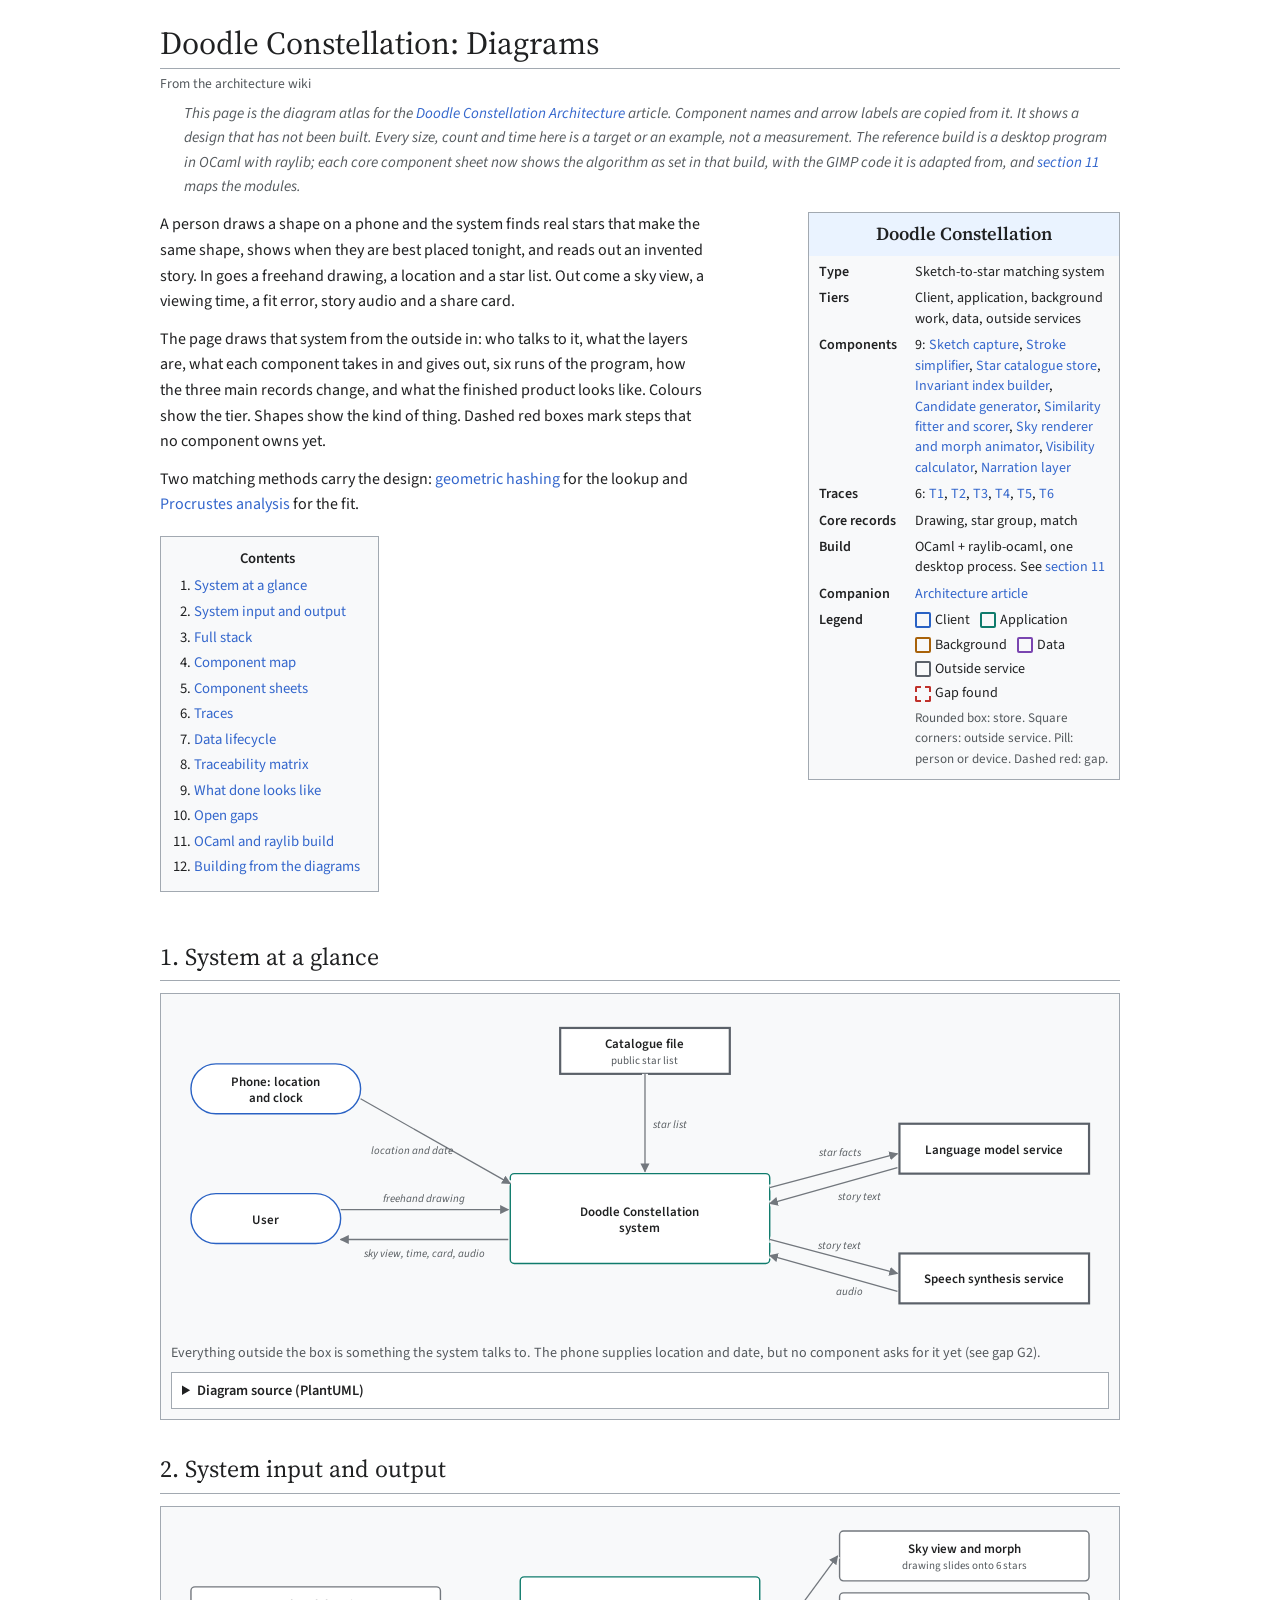
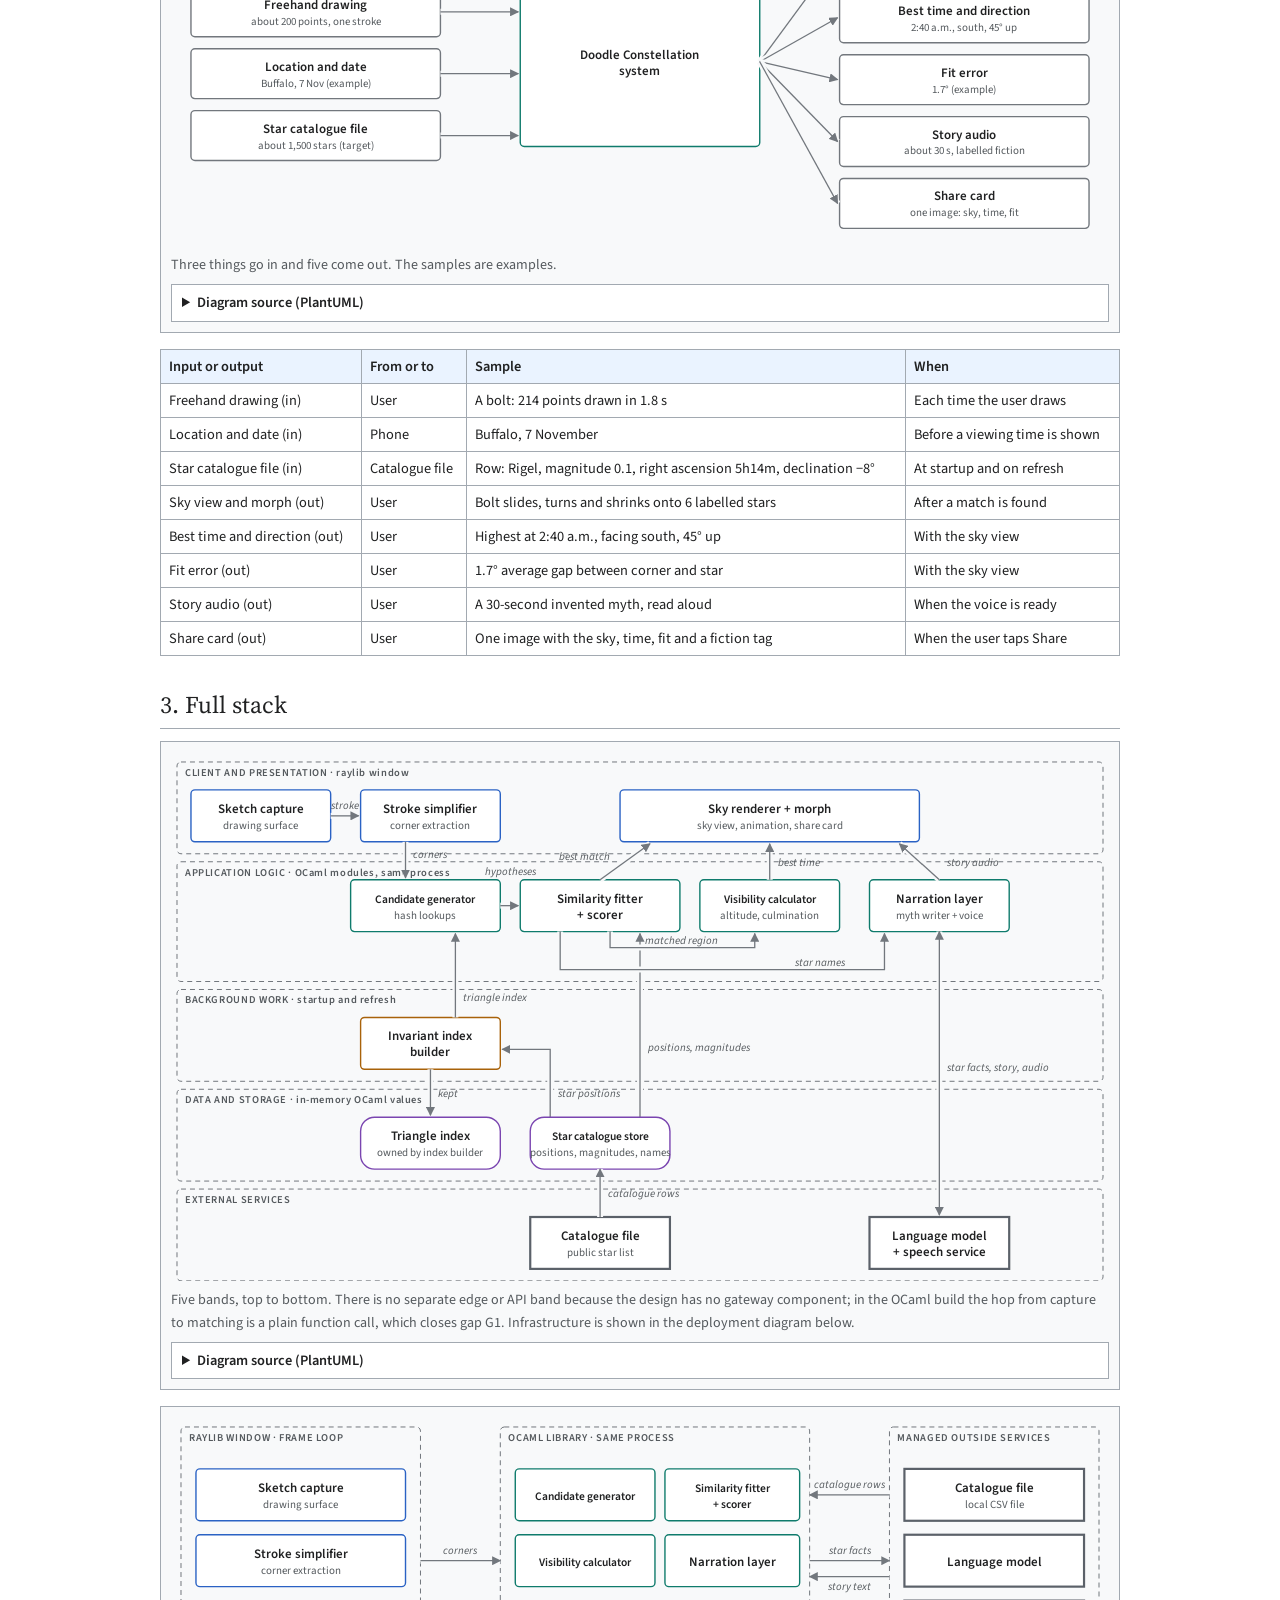
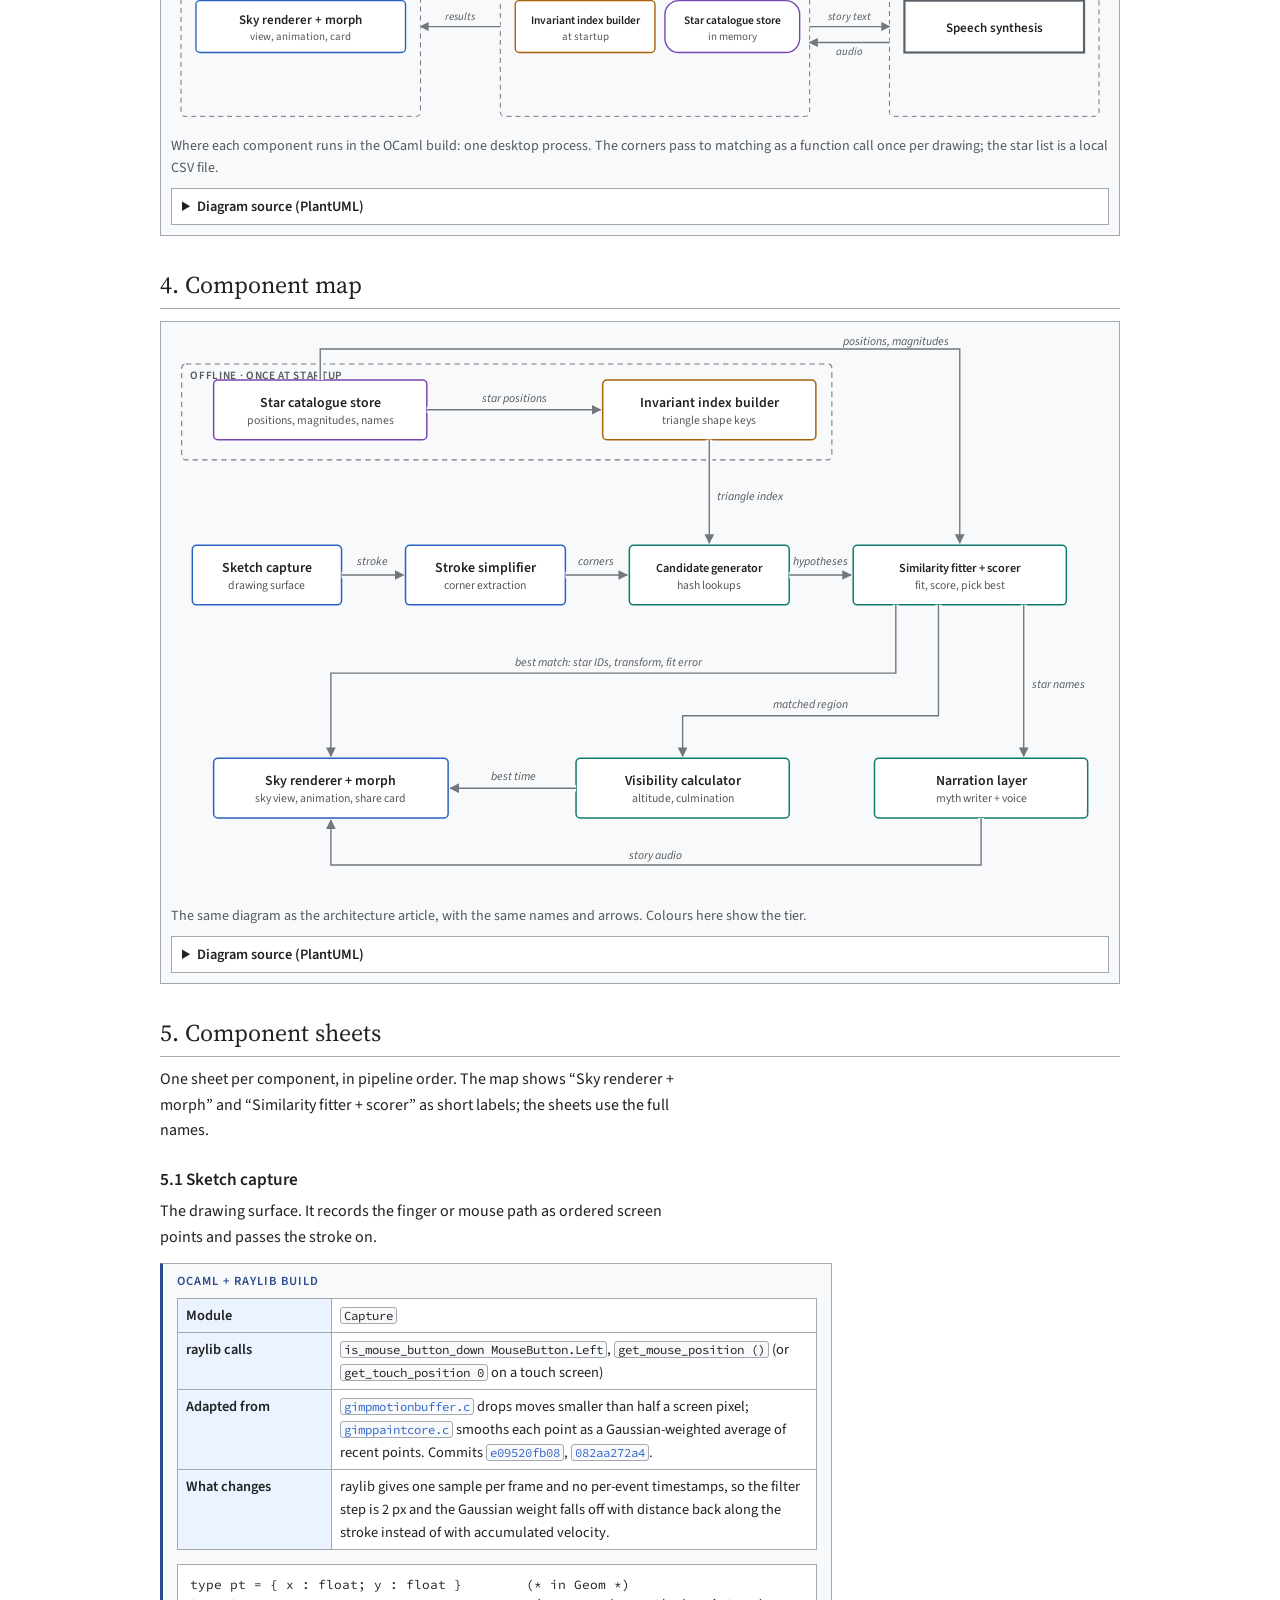
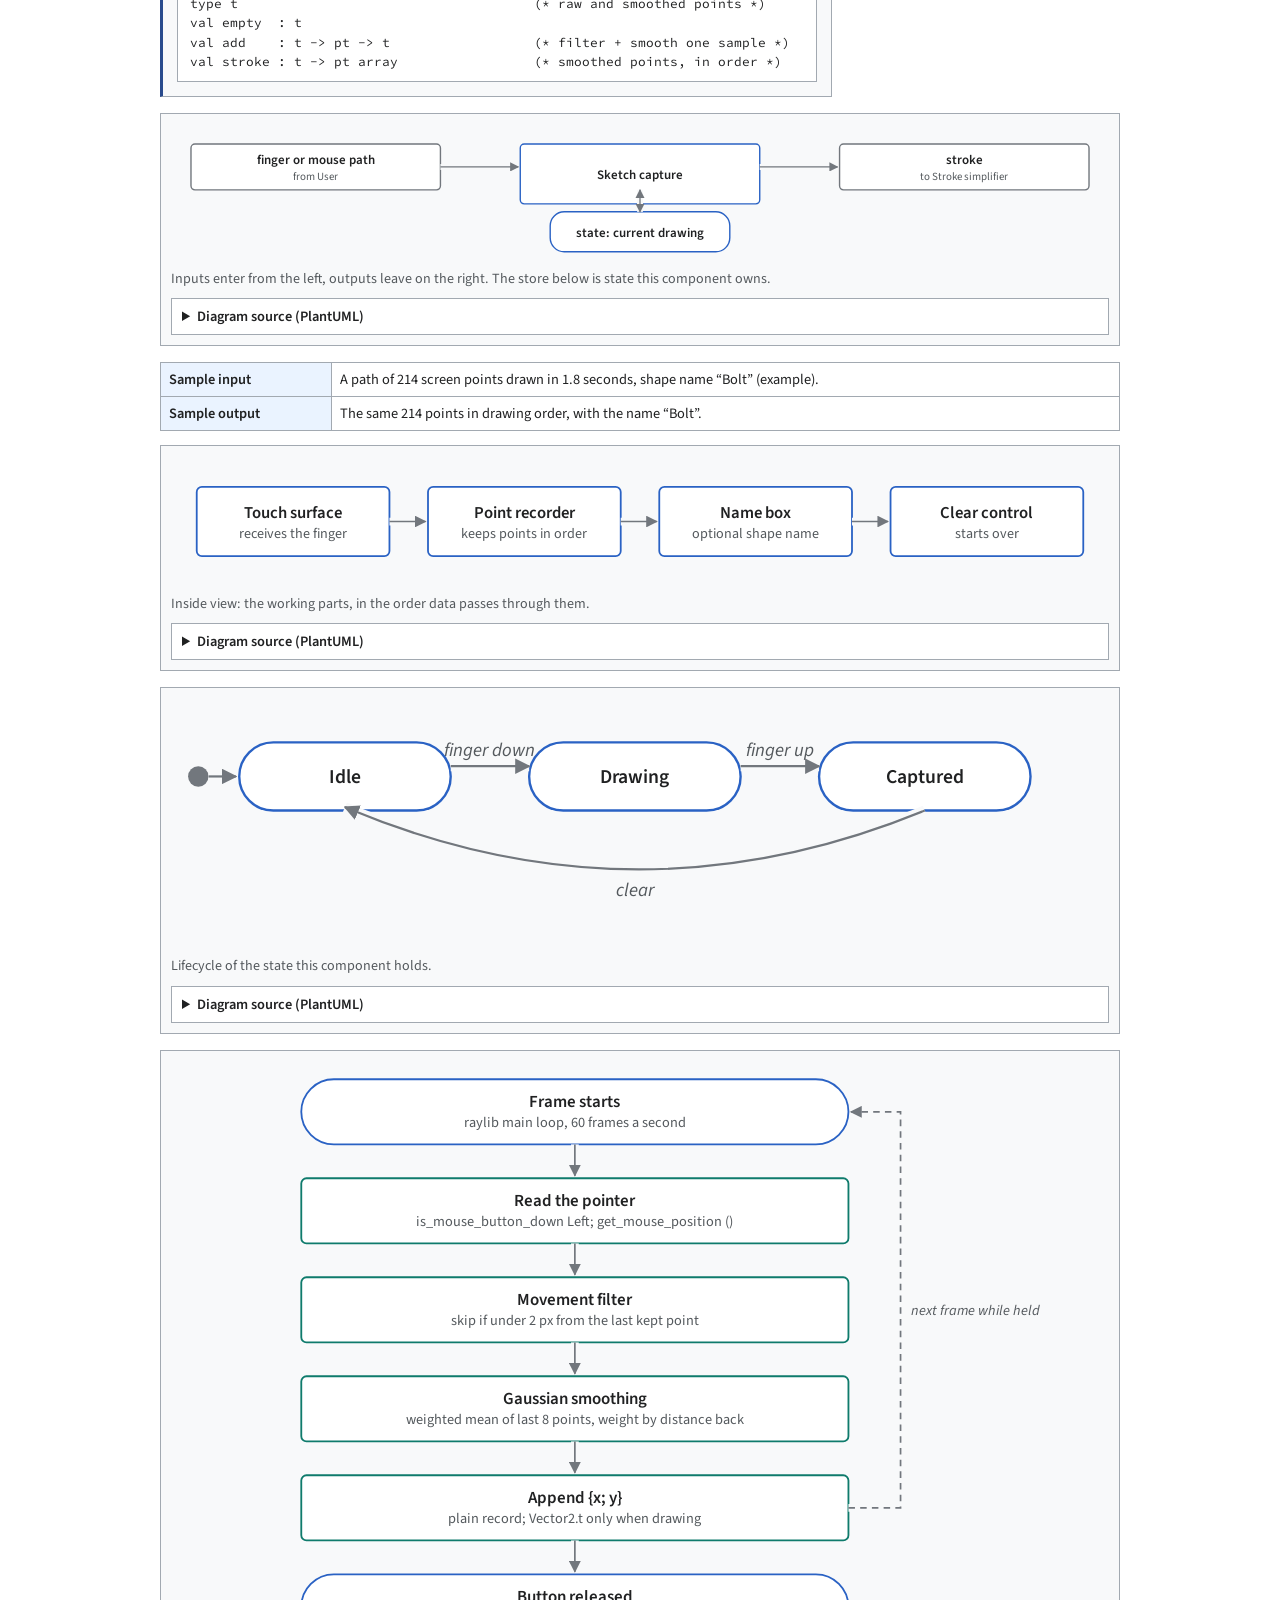
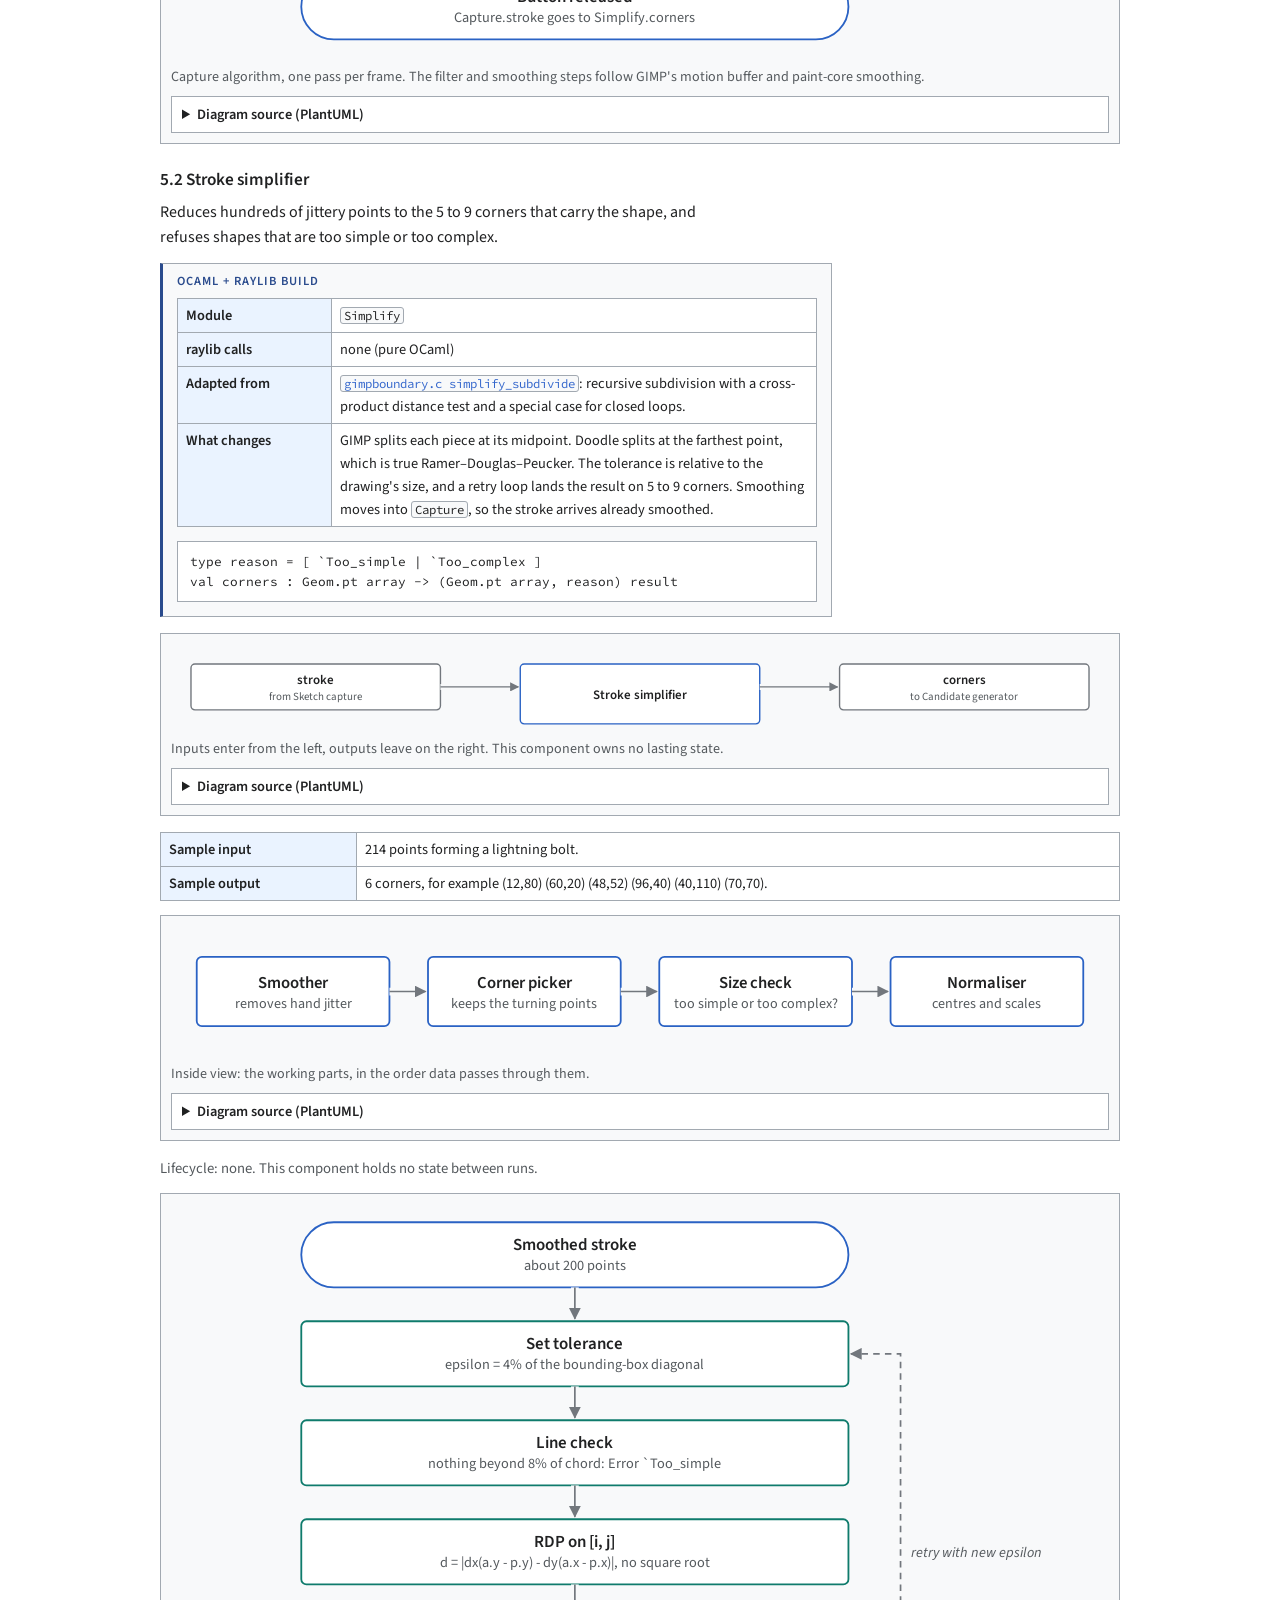
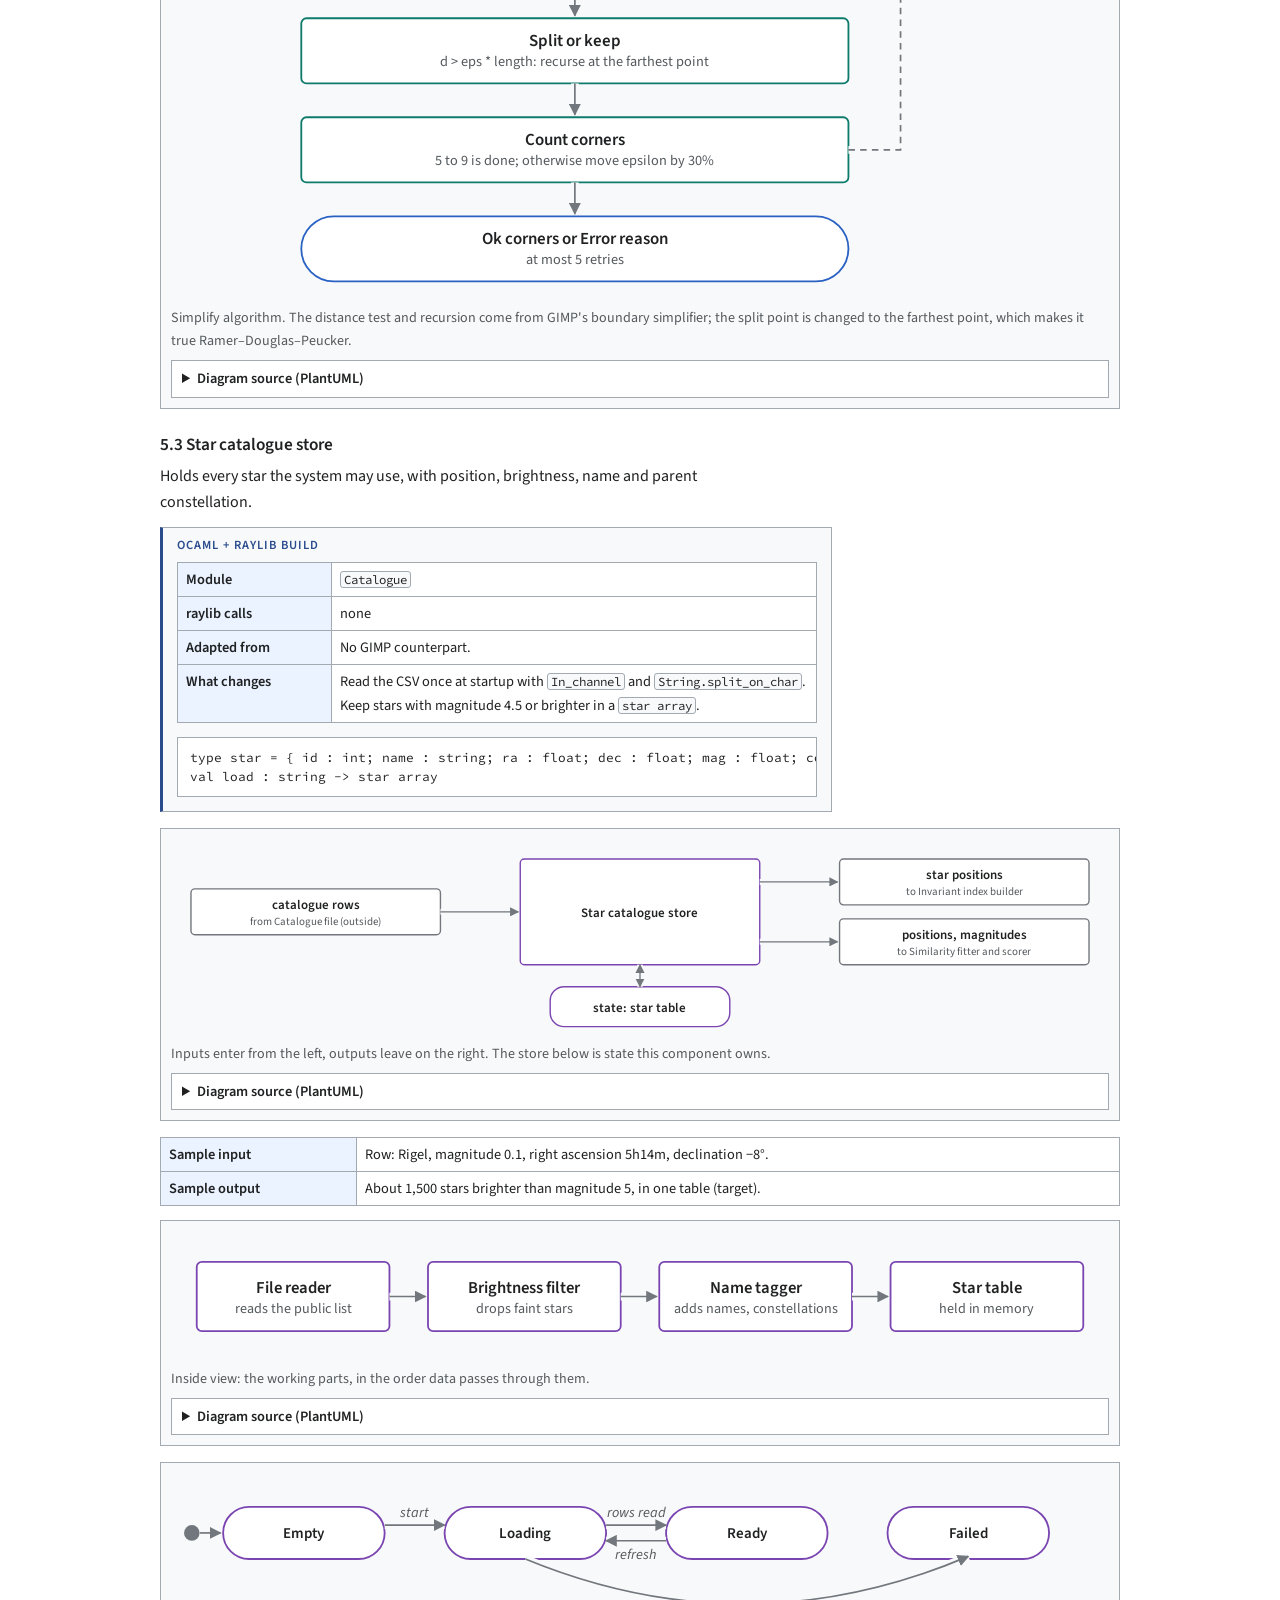
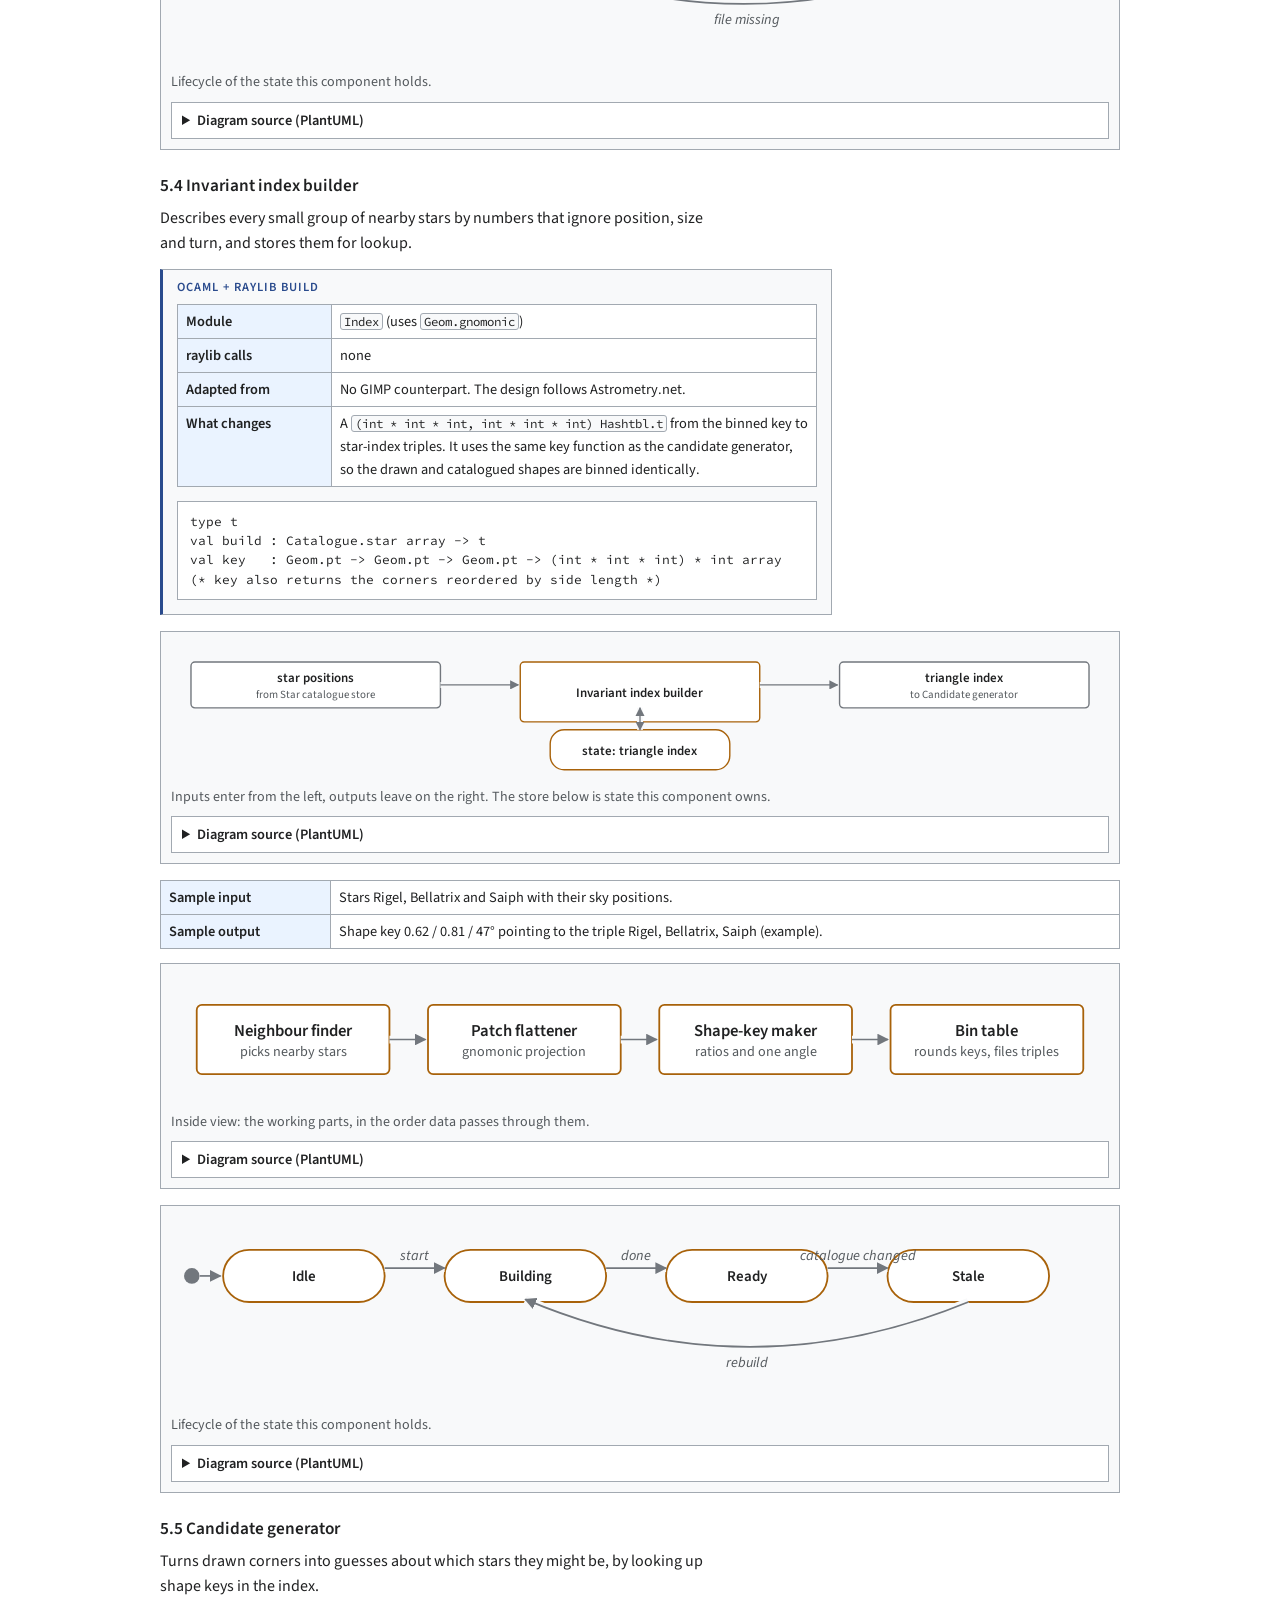
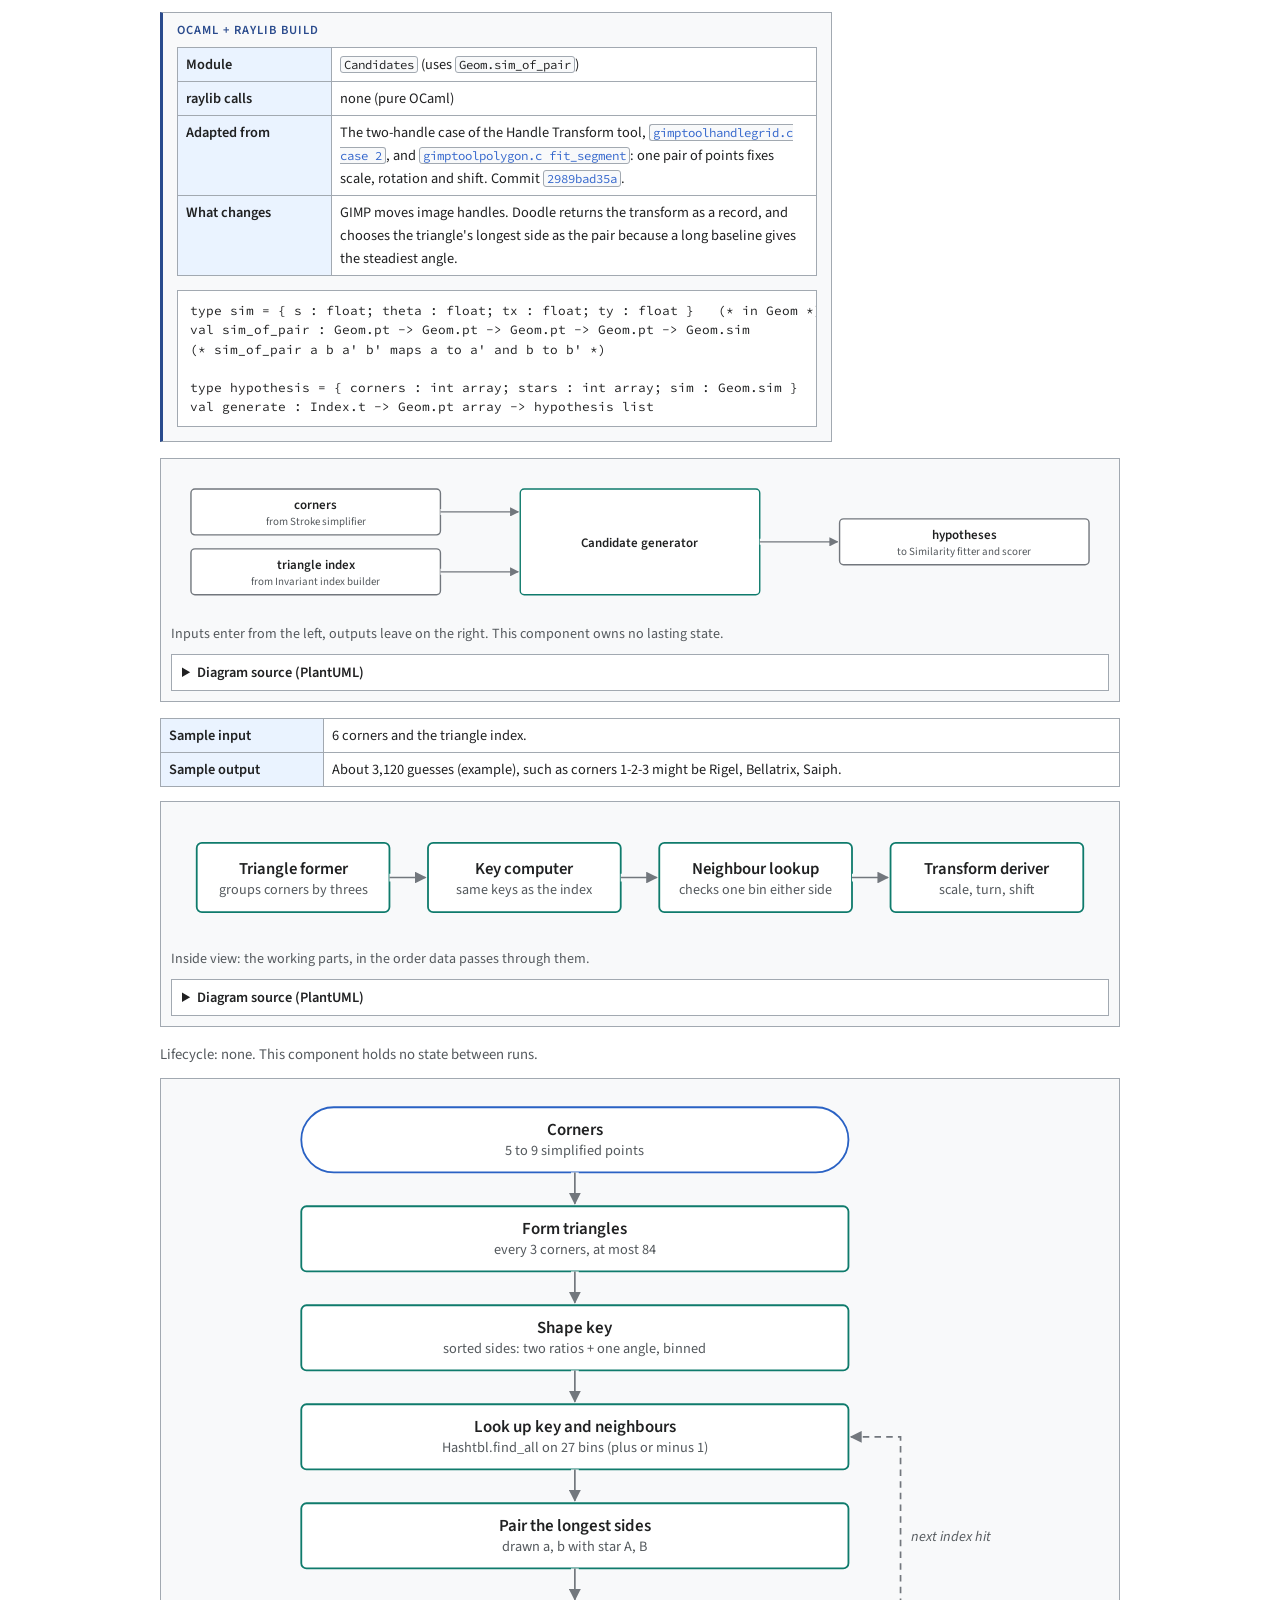
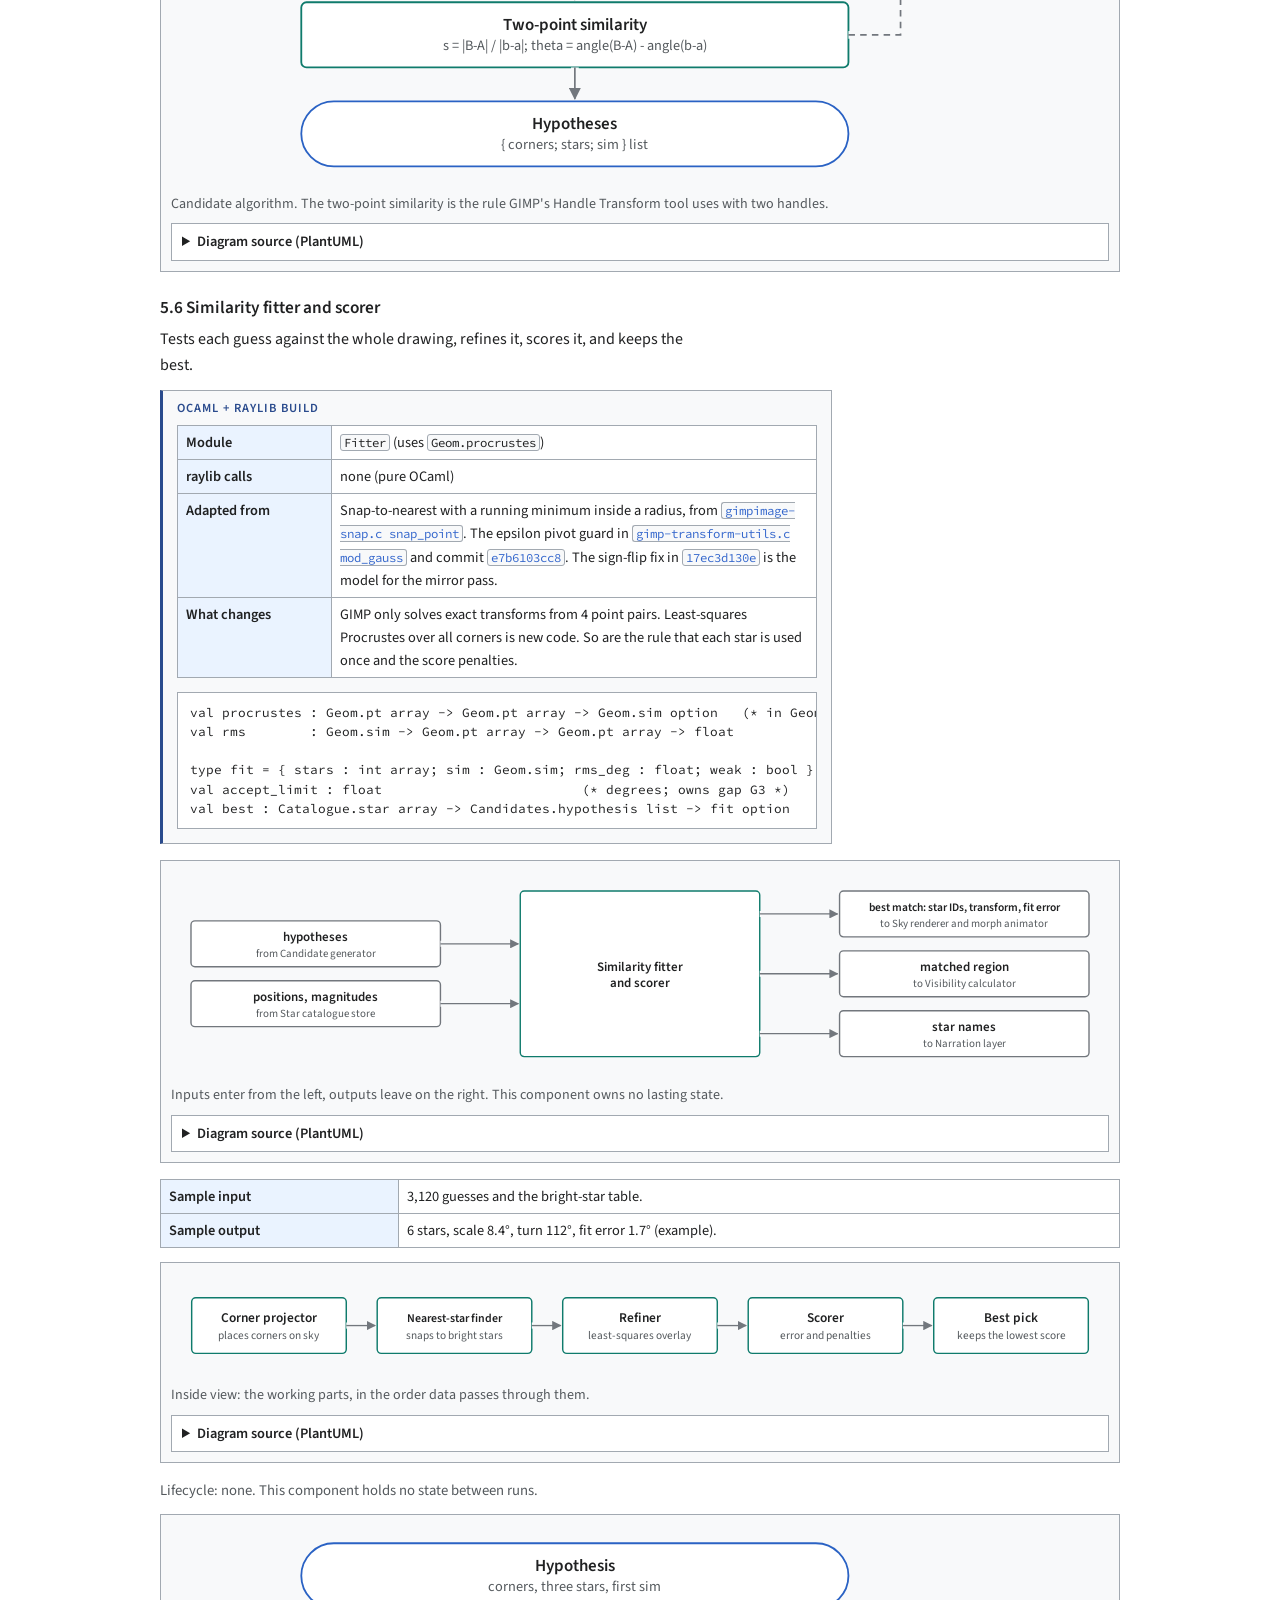
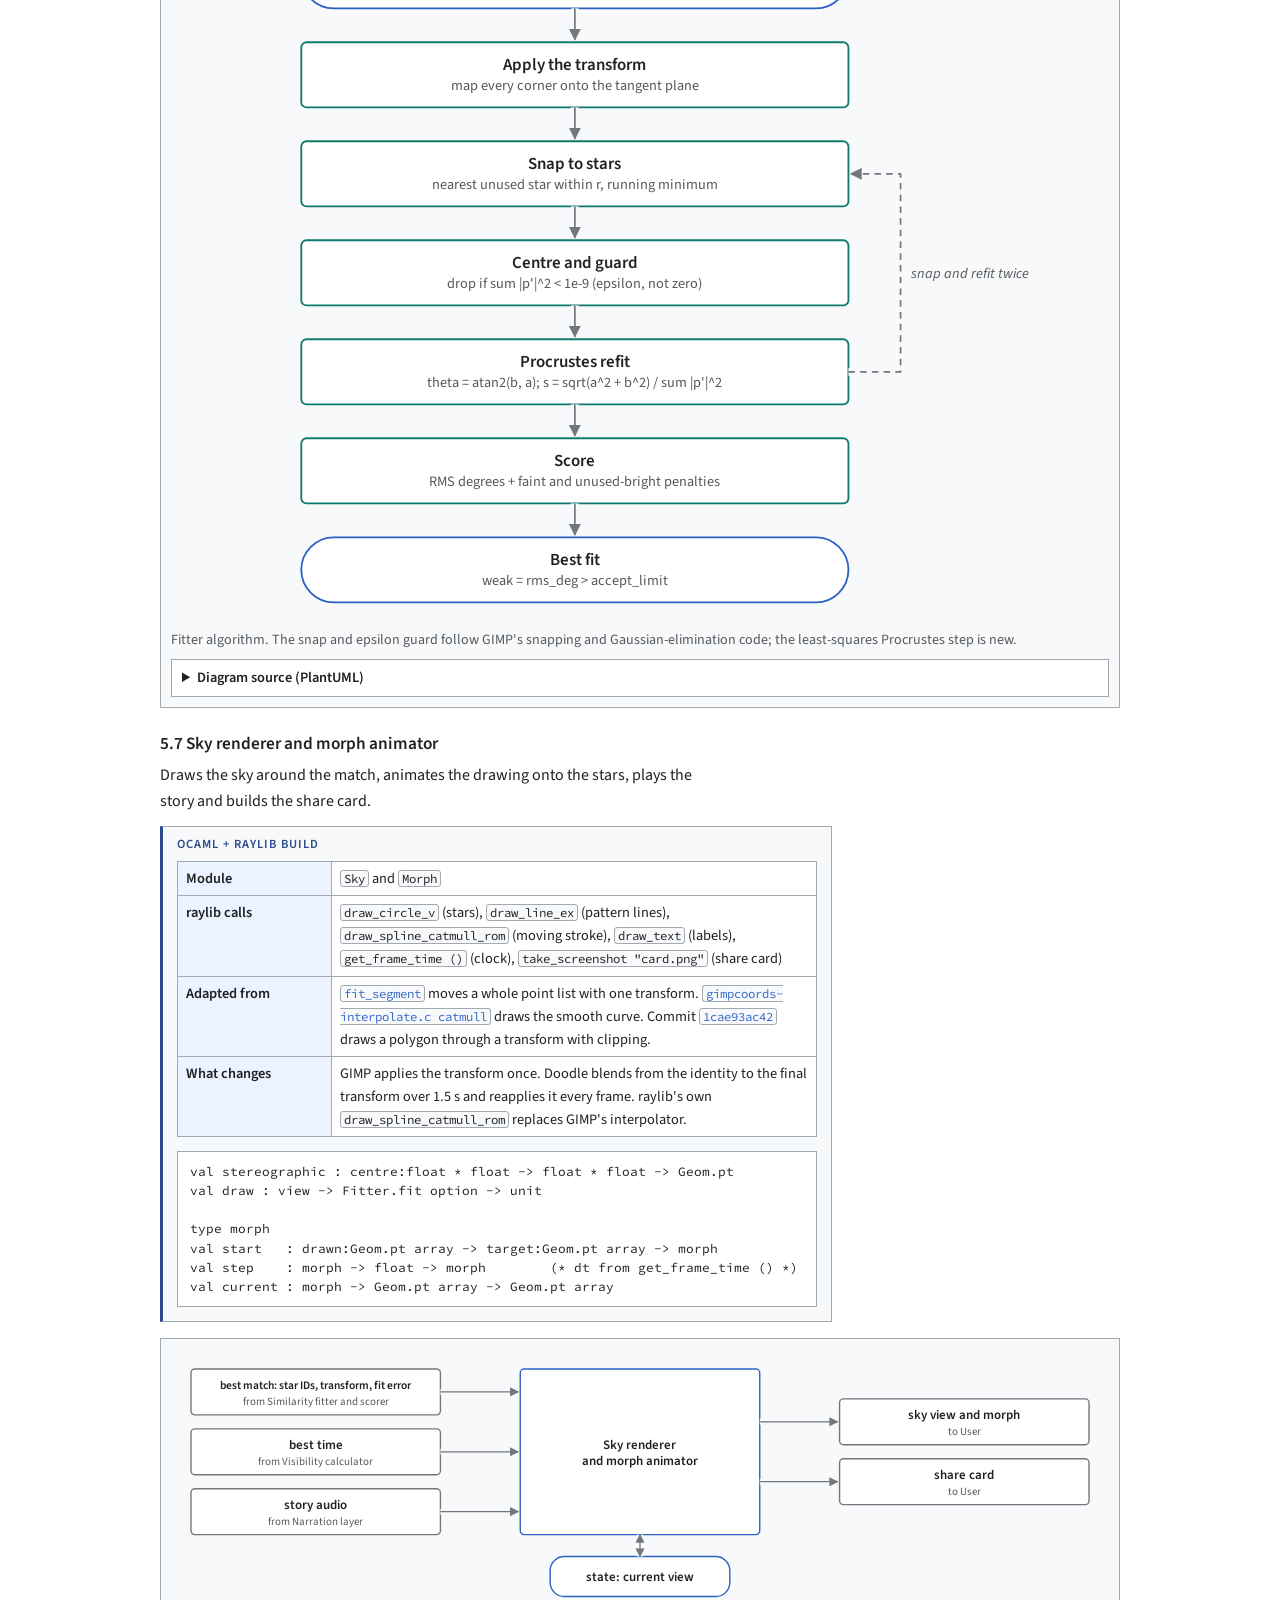
<file: Doodle Constellation Diagrams.html>
<!doctype html><html><head><meta charset=utf8><meta name=viewport content="width=device-width,initial-scale=1,viewport-fit=cover"><style>:root{color-scheme:light;box-sizing:border-box;padding-top:env(safe-area-inset-top,0px);padding-bottom:env(safe-area-inset-bottom,0px)}html{scroll-padding-top:env(safe-area-inset-top,0px)}body{margin:0;padding:0;font:14px -apple-system,BlinkMacSystemFont,sans-serif;background:#fff;color:#000}img{max-width:100%}[hidden]:not([hidden=until-found i]){display:none!important}</style></head><body>
<title>Doodle Constellation Diagrams</title>
<meta name="claude:viewport-fit-sides" content="cover">
<link rel="stylesheet" href="https://fonts.googleapis.com/css2?family=Source+Serif+4:opsz,wght@8..60,400;8..60,600&family=Source+Sans+3:wght@400;600&family=Source+Code+Pro:wght@400&display=swap">
<style>:root{
  --bg:#ffffff; --fg:#202122; --muted:#54595d; --rule:#a2a9b1; --panel:#f8f9fa;
  --link:#3366cc; --link-visited:#795cb2; --accent:#2a4b8d; --shade:#eaf3ff; --line:#72777d;
  --c1:#2a62c4; --c2:#0f7b6c; --c3:#a8620a; --c4:#7a45b0; --c5:#5b6169; --gapc:#c0312b;
  --serif:"Source Serif 4","Linux Libertine",Georgia,"Times New Roman",serif;
  --sans:"Source Sans 3",-apple-system,"Segoe UI",Roboto,Arial,sans-serif;
  --mono:"Source Code Pro",ui-monospace,Menlo,Consolas,monospace;
}
@media (prefers-color-scheme: dark){:root:not([data-theme="light"]){
  --bg:#101418; --fg:#eaecf0; --muted:#a2a9b1; --rule:#3d434a; --panel:#181d23;
  --link:#88a3e8; --link-visited:#b49ae0; --accent:#9fb6ee; --shade:#16223a; --line:#8a9099;
  --c1:#7aa2f0; --c2:#5cc7b4; --c3:#e0a85a; --c4:#b99be0; --c5:#aab0b8; --gapc:#f08a84; color-scheme:dark}}
:root[data-theme="dark"]{
  --bg:#101418; --fg:#eaecf0; --muted:#a2a9b1; --rule:#3d434a; --panel:#181d23;
  --link:#88a3e8; --link-visited:#b49ae0; --accent:#9fb6ee; --shade:#16223a; --line:#8a9099;
  --c1:#7aa2f0; --c2:#5cc7b4; --c3:#e0a85a; --c4:#b99be0; --c5:#aab0b8; --gapc:#f08a84; color-scheme:dark}
body{background:var(--bg);color:var(--fg);font-family:var(--sans);font-size:16px;line-height:1.6;
  padding-left:max(16px,env(safe-area-inset-left,0px));padding-right:max(16px,env(safe-area-inset-right,0px));padding-block:24px 48px}
.page{max-width:960px;margin:0 auto}
a{color:var(--link);text-decoration:none} a:visited{color:var(--link-visited)} a:hover{text-decoration:underline}
a:focus-visible{outline:2px solid var(--accent);outline-offset:2px}
h1{font-family:var(--serif);font-weight:400;font-size:2rem;line-height:1.2;margin:0 0 4px;padding-bottom:6px;border-bottom:1px solid var(--rule);text-wrap:balance}
.from{font-size:.85rem;color:var(--muted);margin:0 0 6px}
.hatnote{font-style:italic;color:var(--muted);padding-left:1.6em;margin:0 0 14px;font-size:.95rem}
h2{font-family:var(--serif);font-weight:400;font-size:1.5rem;margin:30px 0 10px;padding-bottom:4px;border-bottom:1px solid var(--rule);text-wrap:balance;clear:right}
h3{font-family:var(--sans);font-weight:600;font-size:1.08rem;margin:22px 0 6px;clear:right}
p{margin:0 0 12px}
.prose p,.prose li,p.prose{max-width:68ch}
.note{color:var(--muted);font-size:.92rem}
.infobox{float:right;clear:right;width:310px;margin:0 0 16px 22px;border:1px solid var(--rule);background:var(--panel);font-size:.88rem;line-height:1.45}
.infobox .cap{font-family:var(--serif);font-size:1.15rem;text-align:center;padding:8px 10px;background:var(--shade);font-weight:600}
.infobox dl{margin:0;padding:6px 10px 10px;display:grid;grid-template-columns:86px 1fr;gap:6px 10px}
.infobox dt{font-weight:600} .infobox dd{margin:0;min-width:0}
.legend{display:flex;flex-wrap:wrap;gap:4px 10px;margin-bottom:4px}
.legend span{display:inline-flex;align-items:center;gap:4px}
.sw{display:inline-block;width:12px;height:12px;border:2px solid;border-radius:2px}
.sw.t1{border-color:var(--c1)}.sw.t2{border-color:var(--c2)}.sw.t3{border-color:var(--c3)}.sw.t4{border-color:var(--c4)}.sw.t5{border-color:var(--c5)}.sw.gp{border-color:var(--gapc);border-style:dashed}
.lg2{color:var(--muted);font-size:.82rem}
.toc{display:inline-block;border:1px solid var(--rule);background:var(--panel);padding:10px 18px 10px 14px;margin:6px 0 16px;font-size:.92rem}
.toc .ttl{font-weight:600;text-align:center;margin-bottom:4px}
.toc ol{margin:0;padding-left:1.3em} .toc li{margin:2px 0}
figure{margin:12px 0 16px;border:1px solid var(--rule);background:var(--panel);padding:10px;clear:right}
.svgwrap{overflow-x:auto}
.svgwrap svg{display:block;width:100%;height:auto}
figcaption{font-size:.88rem;color:var(--muted);margin-top:8px}
svg .box{fill:var(--bg);stroke:var(--accent);stroke-width:1.4}
svg .box.t1{stroke:var(--c1)} svg .box.t2{stroke:var(--c2)} svg .box.t3{stroke:var(--c3)} svg .box.t4{stroke:var(--c4)} svg .box.t5{stroke:var(--c5)}
svg .box.neutral{stroke:var(--line)} svg .box.ext{stroke-width:2.2}
svg .box.gap{stroke:var(--gapc);stroke-dasharray:5 3}
svg .lane{fill:none;stroke:var(--line);stroke-dasharray:5 4}
svg .lanelab{fill:var(--muted);font:600 10.5px var(--sans);letter-spacing:.06em}
svg .bt{fill:var(--fg);font:600 13px var(--sans)} svg .bts{fill:var(--fg);font:600 11.5px var(--sans)}
svg .bs{fill:var(--muted);font:11px var(--sans)} svg .gaptxt{fill:var(--gapc);font:600 10.5px var(--sans)}
svg .ms{fill:var(--fg);font:10.5px var(--mono)}
svg .ar{fill:none;stroke:var(--line);stroke-width:1.3} svg .ar.dash{stroke-dasharray:5 4}
svg .halo{fill:none;stroke:var(--panel);stroke-width:6}
svg .al{fill:var(--muted);font:italic 11px var(--sans)} svg .head{fill:var(--line)}
svg .life{stroke:var(--line);stroke-dasharray:3 4;fill:none} svg .life.gapl{stroke:var(--gapc)}
svg .hdr{fill:var(--shade)} svg .btn{fill:var(--shade);stroke:var(--accent)} svg .canvas{fill:var(--bg);stroke:var(--line)}
svg .stroke{stroke:var(--accent);stroke-width:2.5;stroke-linejoin:round} svg .card{fill:#dfe6f5;font:600 14px var(--sans)}
details{border:1px solid var(--rule);background:var(--bg);margin-top:8px}
summary{cursor:pointer;padding:6px 10px;font-weight:600;font-size:.9rem}
summary:focus-visible{outline:2px solid var(--accent)}
pre{margin:0;padding:10px 12px;overflow-x:auto;font-family:var(--mono);font-size:.8rem;line-height:1.5;border-top:1px solid var(--rule)}
table.data{border-collapse:collapse;width:100%;font-size:.9rem;margin:8px 0 14px}
table.data th,table.data td{border:1px solid var(--rule);padding:5px 8px;text-align:left;vertical-align:top}
table.data th{background:var(--shade);font-weight:600}
table.mx td{text-align:center} .dot{color:var(--c2)}
.cap2{font-size:.88rem;color:var(--muted)}
ol.steps{margin:0 0 14px;padding-left:1.6em;max-width:80ch} ol.steps li{margin-bottom:4px}
.build{background:var(--shade);border:1px solid var(--rule);padding:4px 16px 12px;margin-top:28px}
.tier{font-weight:600}
@media (max-width:720px){.infobox{float:none;width:auto;margin:0 0 16px} h1{font-size:1.65rem} .toc{display:block}}

code{font-family:var(--mono);font-size:.86em;background:var(--panel);border:1px solid var(--rule);border-radius:3px;padding:0 3px;overflow-wrap:anywhere}
.impl{border:1px solid var(--rule);border-left:3px solid var(--accent);background:var(--panel);padding:8px 14px 4px;margin:8px 0 16px;max-width:80ch}
.impl .ih{font:600 .78rem var(--sans);letter-spacing:.08em;text-transform:uppercase;color:var(--accent);margin:0 0 4px}
.impl p{margin:0 0 8px;max-width:none}
.impl ol{margin:0 0 8px;padding-left:1.4em}
.impl li{margin-bottom:3px}
.impl table.data{margin:4px 0 10px;background:var(--bg)}
.impl table.data th{width:9.5em}
pre.sig{border:1px solid var(--rule);background:var(--bg);margin:4px 0 10px;white-space:pre;overflow-x:auto}
.tablewrap{overflow-x:auto}
</style>
<main class="page">
<h1>Doodle Constellation: Diagrams</h1>
<p class="from">From the architecture wiki</p>
<p class="hatnote">This page is the diagram atlas for the <a href="https://claude.ai/artifact/47VnH6WNcJtAScrEq337N7" target="_blank" rel="noopener">Doodle Constellation Architecture</a> article. Component names and arrow labels are copied from it. It shows a design that has not been built. Every size, count and time here is a target or an example, not a measurement. The reference build is a desktop program in OCaml with raylib; each core component sheet now shows the algorithm as set in that build, with the GIMP code it is adapted from, and <a href="#ocaml">section 11</a> maps the modules.</p>
<aside class="infobox" aria-label="Summary"><div class="cap">Doodle Constellation</div><dl>
<dt>Type</dt><dd>Sketch-to-star matching system</dd>
<dt>Tiers</dt><dd>Client, application, background work, data, outside services</dd>
<dt>Components</dt><dd>9: <a href="#c-sketch">Sketch capture</a>, <a href="#c-simplifier">Stroke simplifier</a>, <a href="#c-catalogue">Star catalogue store</a>, <a href="#c-builder">Invariant index builder</a>, <a href="#c-candidate">Candidate generator</a>, <a href="#c-fitter">Similarity fitter and scorer</a>, <a href="#c-renderer">Sky renderer and morph animator</a>, <a href="#c-visibility">Visibility calculator</a>, <a href="#c-narration">Narration layer</a></dd>
<dt>Traces</dt><dd>6: <a href="#t1">T1</a>, <a href="#t2">T2</a>, <a href="#t3">T3</a>, <a href="#t4">T4</a>, <a href="#t5">T5</a>, <a href="#t6">T6</a></dd>
<dt>Core records</dt><dd>Drawing, star group, match</dd>
<dt>Build</dt><dd>OCaml + raylib-ocaml, one desktop process. See <a href="#ocaml">section 11</a></dd><dt>Companion</dt><dd><a href="https://claude.ai/artifact/47VnH6WNcJtAScrEq337N7" target="_blank" rel="noopener">Architecture article</a></dd>
<dt>Legend</dt><dd><div class="legend"><span><i class="sw t1"></i>Client</span><span><i class="sw t2"></i>Application</span><span><i class="sw t3"></i>Background</span><span><i class="sw t4"></i>Data</span><span><i class="sw t5"></i>Outside service</span><span><i class="sw gp"></i>Gap found</span></div><span class="lg2">Rounded box: store. Square corners: outside service. Pill: person or device. Dashed red: gap.</span></dd>
</dl></aside>
<div class="prose">
<p>A person draws a shape on a phone and the system finds real stars that make the same shape, shows when they are best placed tonight, and reads out an invented story. In goes a freehand drawing, a location and a star list. Out come a sky view, a viewing time, a fit error, story audio and a share card.</p>
<p>The page draws that system from the outside in: who talks to it, what the layers are, what each component takes in and gives out, six runs of the program, how the three main records change, and what the finished product looks like. Colours show the tier. Shapes show the kind of thing. Dashed red boxes mark steps that no component owns yet.</p>
<p>Two matching methods carry the design: <a href="https://en.wikipedia.org/wiki/Geometric_hashing" target="_blank" rel="noopener">geometric hashing</a> for the lookup and <a href="https://en.wikipedia.org/wiki/Procrustes_analysis" target="_blank" rel="noopener">Procrustes analysis</a> for the fit.</p>
</div>
<nav class="toc" aria-label="Contents"><div class="ttl">Contents</div><ol><li><a href="#glance">System at a glance</a></li><li><a href="#io">System input and output</a></li><li><a href="#stack">Full stack</a></li><li><a href="#map">Component map</a></li><li><a href="#sheets">Component sheets</a></li><li><a href="#traces">Traces</a></li><li><a href="#data">Data lifecycle</a></li><li><a href="#matrix">Traceability matrix</a></li><li><a href="#done">What done looks like</a></li><li><a href="#gaps">Open gaps</a></li><li><a href="#ocaml">OCaml and raylib build</a></li><li><a href="#building">Building from the diagrams</a></li></ol></nav>

<section><h2 id="glance">1. System at a glance</h2>
<figure><div class="svgwrap"><svg viewBox="0 0 940 330" role="img" aria-label="Context diagram" style="min-width:752px"><defs><marker id="ah1" viewBox="0 0 10 10" refX="9" refY="5" markerWidth="7" markerHeight="7" orient="auto-start-reverse"><path class="head" d="M0,0 L10,5 L0,10 z"/></marker></defs><rect class="box t1 actor" x="20" y="190" width="150" height="50" rx="25.0"/><text class="bt" x="95.0" y="220.0" text-anchor="middle">User</text><rect class="box t1 actor" x="20" y="60" width="170" height="50" rx="25.0"/><text class="bt" x="105.0" y="82.0" text-anchor="middle">Phone: location</text><text class="bt" x="105.0" y="98.0" text-anchor="middle">and clock</text><rect class="box t5 ext" x="390" y="24" width="170" height="46" rx="0"/><text class="bt" x="475.0" y="44.0" text-anchor="middle">Catalogue file</text><text class="bs" x="475.0" y="60.0" text-anchor="middle">public star list</text><rect class="box t2 comp" x="340" y="170" width="260" height="90" rx="4"/><text class="bt" x="470.0" y="212.0" text-anchor="middle">Doodle Constellation</text><text class="bt" x="470.0" y="228.0" text-anchor="middle">system</text><rect class="box t5 ext" x="730" y="120" width="190" height="50" rx="0"/><text class="bt" x="825.0" y="150.0" text-anchor="middle">Language model service</text><rect class="box t5 ext" x="730" y="250" width="190" height="50" rx="0"/><text class="bt" x="825.0" y="280.0" text-anchor="middle">Speech synthesis service</text><path class="halo" d="M170,206 H338"/><path class="ar" marker-end="url(#ah1)" d="M170,206 H338"/><text class="al" x="254" y="198" text-anchor="middle">freehand drawing</text><path class="halo" d="M338,236 H170"/><path class="ar" marker-end="url(#ah1)" d="M338,236 H170"/><text class="al" x="254" y="254" text-anchor="middle">sky view, time, card, audio</text><path class="halo" d="M190,95 L340,180"/><path class="ar" marker-end="url(#ah1)" d="M190,95 L340,180"/><text class="al" x="200" y="150" text-anchor="start">location and date</text><path class="halo" d="M475,70 V168"/><path class="ar" marker-end="url(#ah1)" d="M475,70 V168"/><text class="al" x="483" y="124" text-anchor="start">star list</text><path class="halo" d="M600,184 L728,150"/><path class="ar" marker-end="url(#ah1)" d="M600,184 L728,150"/><text class="al" x="670" y="152" text-anchor="middle">star facts</text><path class="halo" d="M728,164 L600,200"/><path class="ar" marker-end="url(#ah1)" d="M728,164 L600,200"/><text class="al" x="690" y="196" text-anchor="middle">story text</text><path class="halo" d="M600,236 L728,270"/><path class="ar" marker-end="url(#ah1)" d="M600,236 L728,270"/><text class="al" x="670" y="246" text-anchor="middle">story text</text><path class="halo" d="M728,288 L600,252"/><path class="ar" marker-end="url(#ah1)" d="M728,288 L600,252"/><text class="al" x="680" y="292" text-anchor="middle">audio</text></svg></div><figcaption>Everything outside the box is something the system talks to. The phone supplies location and date, but no component asks for it yet (see gap G2).</figcaption><details><summary>Diagram source (PlantUML)</summary><pre>@startuml
actor "User" as U
actor "Phone: location and clock" as P
rectangle "Catalogue file" as F
rectangle "Language model service" as L
rectangle "Speech synthesis service" as S
rectangle "Doodle Constellation system" as D
U --&gt; D : freehand drawing
D --&gt; U : sky view, time, card, audio
P --&gt; D : location and date
F --&gt; D : star list
D --&gt; L : star facts
L --&gt; D : story text
D --&gt; S : story text
S --&gt; D : audio
@enduml</pre></details></figure></section>

<section><h2 id="io">2. System input and output</h2>
<figure><div class="svgwrap"><svg viewBox="0 0 940 330" role="img" aria-label="System inputs and outputs" style="min-width:752px"><defs><marker id="ah2" viewBox="0 0 10 10" refX="9" refY="5" markerWidth="7" markerHeight="7" orient="auto-start-reverse"><path class="head" d="M0,0 L10,5 L0,10 z"/></marker></defs><rect class="box t2 comp" x="350" y="60" width="240" height="170" rx="4"/><text class="bt" x="470.0" y="142.0" text-anchor="middle">Doodle Constellation</text><text class="bt" x="470.0" y="158.0" text-anchor="middle">system</text><rect class="box neutral" x="20" y="70" width="250" height="50" rx="4"/><text class="bt" x="145.0" y="92.0" text-anchor="middle">Freehand drawing</text><text class="bs" x="145.0" y="108.0" text-anchor="middle">about 200 points, one stroke</text><path class="halo" d="M270,95 H348"/><path class="ar" marker-end="url(#ah2)" d="M270,95 H348"/><rect class="box neutral" x="20" y="132" width="250" height="50" rx="4"/><text class="bt" x="145.0" y="154.0" text-anchor="middle">Location and date</text><text class="bs" x="145.0" y="170.0" text-anchor="middle">Buffalo, 7 Nov (example)</text><path class="halo" d="M270,157 H348"/><path class="ar" marker-end="url(#ah2)" d="M270,157 H348"/><rect class="box neutral" x="20" y="194" width="250" height="50" rx="4"/><text class="bt" x="145.0" y="216.0" text-anchor="middle">Star catalogue file</text><text class="bs" x="145.0" y="232.0" text-anchor="middle">about 1,500 stars (target)</text><path class="halo" d="M270,219 H348"/><path class="ar" marker-end="url(#ah2)" d="M270,219 H348"/><rect class="box neutral" x="670" y="14" width="250" height="50" rx="4"/><text class="bt" x="795.0" y="36.0" text-anchor="middle">Sky view and morph</text><text class="bs" x="795.0" y="52.0" text-anchor="middle">drawing slides onto 6 stars</text><path class="halo" d="M590,145 L668,39"/><path class="ar" marker-end="url(#ah2)" d="M590,145 L668,39"/><rect class="box neutral" x="670" y="76" width="250" height="50" rx="4"/><text class="bt" x="795.0" y="98.0" text-anchor="middle">Best time and direction</text><text class="bs" x="795.0" y="114.0" text-anchor="middle">2:40 a.m., south, 45° up</text><path class="halo" d="M590,145 L668,101"/><path class="ar" marker-end="url(#ah2)" d="M590,145 L668,101"/><rect class="box neutral" x="670" y="138" width="250" height="50" rx="4"/><text class="bt" x="795.0" y="160.0" text-anchor="middle">Fit error</text><text class="bs" x="795.0" y="176.0" text-anchor="middle">1.7° (example)</text><path class="halo" d="M590,145 L668,163"/><path class="ar" marker-end="url(#ah2)" d="M590,145 L668,163"/><rect class="box neutral" x="670" y="200" width="250" height="50" rx="4"/><text class="bt" x="795.0" y="222.0" text-anchor="middle">Story audio</text><text class="bs" x="795.0" y="238.0" text-anchor="middle">about 30 s, labelled fiction</text><path class="halo" d="M590,145 L668,225"/><path class="ar" marker-end="url(#ah2)" d="M590,145 L668,225"/><rect class="box neutral" x="670" y="262" width="250" height="50" rx="4"/><text class="bt" x="795.0" y="284.0" text-anchor="middle">Share card</text><text class="bs" x="795.0" y="300.0" text-anchor="middle">one image: sky, time, fit</text><path class="halo" d="M590,145 L668,287"/><path class="ar" marker-end="url(#ah2)" d="M590,145 L668,287"/></svg></div><figcaption>Three things go in and five come out. The samples are examples.</figcaption><details><summary>Diagram source (PlantUML)</summary><pre>@startuml
left to right direction
rectangle "Freehand drawing" as i1
rectangle "Location and date" as i2
rectangle "Star catalogue file" as i3
rectangle "Doodle Constellation system" as S
rectangle "Sky view and morph" as o1
rectangle "Best time and direction" as o2
rectangle "Fit error" as o3
rectangle "Story audio" as o4
rectangle "Share card" as o5
i1 --&gt; S
i2 --&gt; S
i3 --&gt; S
S --&gt; o1
S --&gt; o2
S --&gt; o3
S --&gt; o4
S --&gt; o5
@enduml</pre></details></figure>
<table class="data"><tr><th>Input or output</th><th>From or to</th><th>Sample</th><th>When</th></tr><tr><td>Freehand drawing (in)</td><td>User</td><td>A bolt: 214 points drawn in 1.8 s</td><td>Each time the user draws</td></tr><tr><td>Location and date (in)</td><td>Phone</td><td>Buffalo, 7 November</td><td>Before a viewing time is shown</td></tr><tr><td>Star catalogue file (in)</td><td>Catalogue file</td><td>Row: Rigel, magnitude 0.1, right ascension 5h14m, declination −8°</td><td>At startup and on refresh</td></tr><tr><td>Sky view and morph (out)</td><td>User</td><td>Bolt slides, turns and shrinks onto 6 labelled stars</td><td>After a match is found</td></tr><tr><td>Best time and direction (out)</td><td>User</td><td>Highest at 2:40 a.m., facing south, 45° up</td><td>With the sky view</td></tr><tr><td>Fit error (out)</td><td>User</td><td>1.7° average gap between corner and star</td><td>With the sky view</td></tr><tr><td>Story audio (out)</td><td>User</td><td>A 30-second invented myth, read aloud</td><td>When the voice is ready</td></tr><tr><td>Share card (out)</td><td>User</td><td>One image with the sky, time, fit and a fiction tag</td><td>When the user taps Share</td></tr></table></section>

<section><h2 id="stack">3. Full stack</h2>
<figure><div class="svgwrap"><svg viewBox="0 0 940 530" role="img" aria-label="Full stack diagram" style="min-width:752px"><defs><marker id="ah3" viewBox="0 0 10 10" refX="9" refY="5" markerWidth="7" markerHeight="7" orient="auto-start-reverse"><path class="head" d="M0,0 L10,5 L0,10 z"/></marker></defs><rect class="lane" x="6" y="10" width="928" height="92" rx="4"/><text class="lanelab" x="14" y="24" text-anchor="start">CLIENT AND PRESENTATION · raylib window</text><rect class="lane" x="6" y="110" width="928" height="120" rx="4"/><text class="lanelab" x="14" y="124" text-anchor="start">APPLICATION LOGIC · OCaml modules, same process</text><rect class="lane" x="6" y="238" width="928" height="92" rx="4"/><text class="lanelab" x="14" y="252" text-anchor="start">BACKGROUND WORK · startup and refresh</text><rect class="lane" x="6" y="338" width="928" height="92" rx="4"/><text class="lanelab" x="14" y="352" text-anchor="start">DATA AND STORAGE · in-memory OCaml values</text><rect class="lane" x="6" y="438" width="928" height="92" rx="4"/><text class="lanelab" x="14" y="452" text-anchor="start">EXTERNAL SERVICES</text><path class="halo" d="M470,366 V182"/><path class="ar" marker-end="url(#ah3)" d="M470,366 V182"/><text class="al" x="478" y="300" text-anchor="start">positions, magnitudes</text><path class="halo" d="M380,366 V298 H332"/><path class="ar" marker-end="url(#ah3)" d="M380,366 V298 H332"/><text class="al" x="388" y="346" text-anchor="start">star positions</text><rect class="box t1 comp" x="20" y="38" width="140" height="52" rx="4"/><text class="bt" x="90.0" y="61.0" text-anchor="middle">Sketch capture</text><text class="bs" x="90.0" y="77.0" text-anchor="middle">drawing surface</text><rect class="box t1 comp" x="190" y="38" width="140" height="52" rx="4"/><text class="bt" x="260.0" y="61.0" text-anchor="middle">Stroke simplifier</text><text class="bs" x="260.0" y="77.0" text-anchor="middle">corner extraction</text><rect class="box t1 comp" x="450" y="38" width="300" height="52" rx="4"/><text class="bt" x="600.0" y="61.0" text-anchor="middle">Sky renderer + morph</text><text class="bs" x="600.0" y="77.0" text-anchor="middle">sky view, animation, share card</text><rect class="box t2 comp" x="180" y="128" width="150" height="52" rx="4"/><text class="bts" x="255.0" y="151.0" text-anchor="middle">Candidate generator</text><text class="bs" x="255.0" y="167.0" text-anchor="middle">hash lookups</text><rect class="box t2 comp" x="350" y="128" width="160" height="52" rx="4"/><text class="bt" x="430.0" y="151.0" text-anchor="middle">Similarity fitter</text><text class="bt" x="430.0" y="167.0" text-anchor="middle">+ scorer</text><rect class="box t2 comp" x="530" y="128" width="140" height="52" rx="4"/><text class="bts" x="600.0" y="151.0" text-anchor="middle">Visibility calculator</text><text class="bs" x="600.0" y="167.0" text-anchor="middle">altitude, culmination</text><rect class="box t2 comp" x="700" y="128" width="140" height="52" rx="4"/><text class="bt" x="770.0" y="151.0" text-anchor="middle">Narration layer</text><text class="bs" x="770.0" y="167.0" text-anchor="middle">myth writer + voice</text><rect class="box t3 comp" x="190" y="266" width="140" height="52" rx="4"/><text class="bt" x="260.0" y="289.0" text-anchor="middle">Invariant index</text><text class="bt" x="260.0" y="305.0" text-anchor="middle">builder</text><rect class="box t4 store" x="190" y="366" width="140" height="52" rx="14"/><text class="bt" x="260.0" y="389.0" text-anchor="middle">Triangle index</text><text class="bs" x="260.0" y="405.0" text-anchor="middle">owned by index builder</text><rect class="box t4 store" x="360" y="366" width="140" height="52" rx="14"/><text class="bts" x="430.0" y="389.0" text-anchor="middle">Star catalogue store</text><text class="bs" x="430.0" y="405.0" text-anchor="middle">positions, magnitudes, names</text><rect class="box t5 ext" x="360" y="466" width="140" height="52" rx="0"/><text class="bt" x="430.0" y="489.0" text-anchor="middle">Catalogue file</text><text class="bs" x="430.0" y="505.0" text-anchor="middle">public star list</text><rect class="box t5 ext" x="700" y="466" width="140" height="52" rx="0"/><text class="bt" x="770.0" y="489.0" text-anchor="middle">Language model</text><text class="bt" x="770.0" y="505.0" text-anchor="middle">+ speech service</text><path class="halo" d="M160,64 H188"/><path class="ar" marker-end="url(#ah3)" d="M160,64 H188"/><text class="al" x="174" y="57" text-anchor="middle">stroke</text><path class="halo" d="M235,90 V126"/><path class="ar" marker-end="url(#ah3)" d="M235,90 V126"/><text class="al" x="243" y="106" text-anchor="start">corners</text><path class="halo" d="M330,154 H348"/><path class="ar" marker-end="url(#ah3)" d="M330,154 H348"/><text class="al" x="340" y="123" text-anchor="middle">hypotheses</text><path class="halo" d="M430,128 L480,92"/><path class="ar" marker-end="url(#ah3)" d="M430,128 L480,92"/><text class="al" x="440" y="108" text-anchor="end">best match</text><path class="halo" d="M600,128 V92"/><path class="ar" marker-end="url(#ah3)" d="M600,128 V92"/><text class="al" x="608" y="114" text-anchor="start">best time</text><path class="halo" d="M770,128 L730,92"/><path class="ar" marker-end="url(#ah3)" d="M770,128 L730,92"/><text class="al" x="778" y="114" text-anchor="start">story audio</text><path class="halo" d="M440,180 V196 H585 V182"/><path class="ar" marker-end="url(#ah3)" d="M440,180 V196 H585 V182"/><text class="al" x="512" y="192" text-anchor="middle">matched region</text><path class="halo" d="M390,180 V218 H715 V182"/><path class="ar" marker-end="url(#ah3)" d="M390,180 V218 H715 V182"/><text class="al" x="650" y="214" text-anchor="middle">star names</text><path class="halo" d="M285,266 V182"/><path class="ar" marker-end="url(#ah3)" d="M285,266 V182"/><text class="al" x="293" y="250" text-anchor="start">triangle index</text><path class="halo" d="M260,318 V364"/><path class="ar" marker-end="url(#ah3)" d="M260,318 V364"/><text class="al" x="268" y="346" text-anchor="start">kept</text><path class="halo" d="M430,466 V418"/><path class="ar" marker-end="url(#ah3)" d="M430,466 V418"/><text class="al" x="438" y="446" text-anchor="start">catalogue rows</text><path class="halo" d="M770,180 V464"/><path class="ar" marker-start="url(#ah3)" marker-end="url(#ah3)" d="M770,180 V464"/><text class="al" x="778" y="320" text-anchor="start">star facts, story, audio</text></svg></div><figcaption>Five bands, top to bottom. There is no separate edge or API band because the design has no gateway component; in the OCaml build the hop from capture to matching is a plain function call, which closes gap G1. Infrastructure is shown in the deployment diagram below.</figcaption><details><summary>Diagram source (PlantUML)</summary><pre>@startuml
skinparam componentStyle rectangle
package "Client and presentation (raylib window)" {
  [Sketch capture]
  [Stroke simplifier]
  [Sky renderer + morph]
}
package "Application logic (OCaml modules, same process)" {
  [Candidate generator]
  [Similarity fitter + scorer]
  [Visibility calculator]
  [Narration layer]
}
package "Background work (startup and refresh)" {
  [Invariant index builder]
}
package "Data and storage (in-memory OCaml values)" {
  database "Star catalogue store"
  database "Triangle index"
}
package "External services" {
  [Catalogue file]
  [Language model + speech service]
}
[Sketch capture] --&gt; [Stroke simplifier] : stroke
[Stroke simplifier] --&gt; [Candidate generator] : corners
[Candidate generator] --&gt; [Similarity fitter + scorer] : hypotheses
[Similarity fitter + scorer] --&gt; [Sky renderer + morph] : best match
[Similarity fitter + scorer] --&gt; [Visibility calculator] : matched region
[Similarity fitter + scorer] --&gt; [Narration layer] : star names
[Visibility calculator] --&gt; [Sky renderer + morph] : best time
[Narration layer] --&gt; [Sky renderer + morph] : story audio
[Narration layer] &lt;--&gt; [Language model + speech service] : star facts, story, audio
[Catalogue file] --&gt; "Star catalogue store" : catalogue rows
"Star catalogue store" --&gt; [Invariant index builder] : star positions
"Star catalogue store" --&gt; [Similarity fitter + scorer] : positions, magnitudes
[Invariant index builder] --&gt; "Triangle index" : kept
[Invariant index builder] --&gt; [Candidate generator] : triangle index
@enduml</pre></details></figure>
<figure><div class="svgwrap"><svg viewBox="0 0 940 310" role="img" aria-label="Deployment diagram" style="min-width:752px"><defs><marker id="ah4" viewBox="0 0 10 10" refX="9" refY="5" markerWidth="7" markerHeight="7" orient="auto-start-reverse"><path class="head" d="M0,0 L10,5 L0,10 z"/></marker></defs><rect class="lane" x="10" y="10" width="240" height="290" rx="4"/><text class="lanelab" x="18" y="24" text-anchor="start">RAYLIB WINDOW · FRAME LOOP</text><rect class="lane" x="330" y="10" width="310" height="290" rx="4"/><text class="lanelab" x="338" y="24" text-anchor="start">OCAML LIBRARY · SAME PROCESS</text><rect class="lane" x="720" y="10" width="210" height="290" rx="4"/><text class="lanelab" x="728" y="24" text-anchor="start">MANAGED OUTSIDE SERVICES</text><rect class="box t1 comp" x="25" y="52" width="210" height="52" rx="4"/><text class="bt" x="130.0" y="75.0" text-anchor="middle">Sketch capture</text><text class="bs" x="130.0" y="91.0" text-anchor="middle">drawing surface</text><rect class="box t1 comp" x="25" y="118" width="210" height="52" rx="4"/><text class="bt" x="130.0" y="141.0" text-anchor="middle">Stroke simplifier</text><text class="bs" x="130.0" y="157.0" text-anchor="middle">corner extraction</text><rect class="box t1 comp" x="25" y="184" width="210" height="52" rx="4"/><text class="bt" x="130.0" y="207.0" text-anchor="middle">Sky renderer + morph</text><text class="bs" x="130.0" y="223.0" text-anchor="middle">view, animation, card</text><rect class="box t2 comp" x="345" y="52" width="140" height="52" rx="4"/><text class="bts" x="415.0" y="83.0" text-anchor="middle">Candidate generator</text><rect class="box t2 comp" x="495" y="52" width="135" height="52" rx="4"/><text class="bts" x="562.5" y="75.0" text-anchor="middle">Similarity fitter</text><text class="bts" x="562.5" y="91.0" text-anchor="middle">+ scorer</text><rect class="box t2 comp" x="345" y="118" width="140" height="52" rx="4"/><text class="bts" x="415.0" y="149.0" text-anchor="middle">Visibility calculator</text><rect class="box t2 comp" x="495" y="118" width="135" height="52" rx="4"/><text class="bt" x="562.5" y="149.0" text-anchor="middle">Narration layer</text><rect class="box t3 comp" x="345" y="184" width="140" height="52" rx="4"/><text class="bts" x="415.0" y="207.0" text-anchor="middle">Invariant index builder</text><text class="bs" x="415.0" y="223.0" text-anchor="middle">at startup</text><rect class="box t4 store" x="495" y="184" width="135" height="52" rx="14"/><text class="bts" x="562.5" y="207.0" text-anchor="middle">Star catalogue store</text><text class="bs" x="562.5" y="223.0" text-anchor="middle">in memory</text><rect class="box t5 ext" x="735" y="52" width="180" height="52" rx="0"/><text class="bt" x="825.0" y="75.0" text-anchor="middle">Catalogue file</text><text class="bs" x="825.0" y="91.0" text-anchor="middle">local CSV file</text><rect class="box t5 ext" x="735" y="118" width="180" height="52" rx="0"/><text class="bt" x="825.0" y="149.0" text-anchor="middle">Language model</text><rect class="box t5 ext" x="735" y="184" width="180" height="52" rx="0"/><text class="bt" x="825.0" y="215.0" text-anchor="middle">Speech synthesis</text><path class="halo" d="M250,144 H330"/><path class="ar" marker-end="url(#ah4)" d="M250,144 H330"/><text class="al" x="290" y="137" text-anchor="middle">corners</text><path class="halo" d="M330,210 H250"/><path class="ar" marker-end="url(#ah4)" d="M330,210 H250"/><text class="al" x="290" y="203" text-anchor="middle">results</text><path class="halo" d="M720,78 H640"/><path class="ar" marker-end="url(#ah4)" d="M720,78 H640"/><text class="al" x="680" y="71" text-anchor="middle">catalogue rows</text><path class="halo" d="M640,144 H720"/><path class="ar" marker-end="url(#ah4)" d="M640,144 H720"/><text class="al" x="680" y="137" text-anchor="middle">star facts</text><path class="halo" d="M720,160 H640"/><path class="ar" marker-end="url(#ah4)" d="M720,160 H640"/><text class="al" x="680" y="173" text-anchor="middle">story text</text><path class="halo" d="M640,210 H720"/><path class="ar" marker-end="url(#ah4)" d="M640,210 H720"/><text class="al" x="680" y="203" text-anchor="middle">story text</text><path class="halo" d="M720,226 H640"/><path class="ar" marker-end="url(#ah4)" d="M720,226 H640"/><text class="al" x="680" y="239" text-anchor="middle">audio</text></svg></div><figcaption>Where each component runs in the OCaml build: one desktop process. The corners pass to matching as a function call once per drawing; the star list is a local CSV file.</figcaption><details><summary>Diagram source (PlantUML)</summary><pre>@startuml
node "raylib window (frame loop)" {
  [Sketch capture]
  [Stroke simplifier]
  [Sky renderer + morph]
}
node "OCaml library (same process)" {
  [Candidate generator]
  [Similarity fitter + scorer]
  [Visibility calculator]
  [Narration layer]
  [Invariant index builder]
  database "Star catalogue store"
}
cloud "Managed outside services" {
  [Catalogue file]
  [Language model]
  [Speech synthesis]
}
[Stroke simplifier] --&gt; [Candidate generator] : corners
[Sky renderer + morph] &lt;-- [Similarity fitter + scorer] : results
[Catalogue file] --&gt; "Star catalogue store" : catalogue rows
[Narration layer] --&gt; [Language model] : star facts
[Narration layer] --&gt; [Speech synthesis] : story text
@enduml</pre></details></figure></section>

<section><h2 id="map">4. Component map</h2>
<figure><div class="svgwrap"><svg viewBox="0 0 880 530" role="img" aria-label="Component map" style="min-width:704px"><defs><marker id="ah5" viewBox="0 0 10 10" refX="9" refY="5" markerWidth="7" markerHeight="7" orient="auto-start-reverse"><path class="head" d="M0,0 L10,5 L0,10 z"/></marker></defs><rect class="lane" x="10" y="30" width="610" height="90" rx="4"/><text class="lanelab" x="18" y="44" text-anchor="start">OFFLINE · ONCE AT STARTUP</text><rect class="box t4 comp" x="40" y="45" width="200" height="56" rx="4"/><text class="bt" x="140.0" y="70.0" text-anchor="middle">Star catalogue store</text><text class="bs" x="140.0" y="86.0" text-anchor="middle">positions, magnitudes, names</text><rect class="box t3 comp" x="405" y="45" width="200" height="56" rx="4"/><text class="bt" x="505.0" y="70.0" text-anchor="middle">Invariant index builder</text><text class="bs" x="505.0" y="86.0" text-anchor="middle">triangle shape keys</text><rect class="box t1 comp" x="20" y="200" width="140" height="56" rx="4"/><text class="bt" x="90.0" y="225.0" text-anchor="middle">Sketch capture</text><text class="bs" x="90.0" y="241.0" text-anchor="middle">drawing surface</text><rect class="box t1 comp" x="220" y="200" width="150" height="56" rx="4"/><text class="bt" x="295.0" y="225.0" text-anchor="middle">Stroke simplifier</text><text class="bs" x="295.0" y="241.0" text-anchor="middle">corner extraction</text><rect class="box t2 comp" x="430" y="200" width="150" height="56" rx="4"/><text class="bts" x="505.0" y="225.0" text-anchor="middle">Candidate generator</text><text class="bs" x="505.0" y="241.0" text-anchor="middle">hash lookups</text><rect class="box t2 comp" x="640" y="200" width="200" height="56" rx="4"/><text class="bts" x="740.0" y="225.0" text-anchor="middle">Similarity fitter + scorer</text><text class="bs" x="740.0" y="241.0" text-anchor="middle">fit, score, pick best</text><rect class="box t1 comp" x="40" y="400" width="220" height="56" rx="4"/><text class="bt" x="150.0" y="425.0" text-anchor="middle">Sky renderer + morph</text><text class="bs" x="150.0" y="441.0" text-anchor="middle">sky view, animation, share card</text><rect class="box t2 comp" x="380" y="400" width="200" height="56" rx="4"/><text class="bt" x="480.0" y="425.0" text-anchor="middle">Visibility calculator</text><text class="bs" x="480.0" y="441.0" text-anchor="middle">altitude, culmination</text><rect class="box t2 comp" x="660" y="400" width="200" height="56" rx="4"/><text class="bt" x="760.0" y="425.0" text-anchor="middle">Narration layer</text><text class="bs" x="760.0" y="441.0" text-anchor="middle">myth writer + voice</text><path class="halo" d="M240,73 H403"/><path class="ar" marker-end="url(#ah5)" d="M240,73 H403"/><text class="al" x="322" y="66" text-anchor="middle">star positions</text><path class="halo" d="M140,45 V16 H740 V198"/><path class="ar" marker-end="url(#ah5)" d="M140,45 V16 H740 V198"/><text class="al" x="680" y="12" text-anchor="middle">positions, magnitudes</text><path class="halo" d="M505,101 V198"/><path class="ar" marker-end="url(#ah5)" d="M505,101 V198"/><text class="al" x="512" y="158" text-anchor="start">triangle index</text><path class="halo" d="M160,228 H218"/><path class="ar" marker-end="url(#ah5)" d="M160,228 H218"/><text class="al" x="189" y="219" text-anchor="middle">stroke</text><path class="halo" d="M370,228 H428"/><path class="ar" marker-end="url(#ah5)" d="M370,228 H428"/><text class="al" x="399" y="219" text-anchor="middle">corners</text><path class="halo" d="M580,228 H638"/><path class="ar" marker-end="url(#ah5)" d="M580,228 H638"/><text class="al" x="609" y="219" text-anchor="middle">hypotheses</text><path class="halo" d="M680,256 V320 H150 V398"/><path class="ar" marker-end="url(#ah5)" d="M680,256 V320 H150 V398"/><text class="al" x="410" y="313" text-anchor="middle">best match: star IDs, transform, fit error</text><path class="halo" d="M720,256 V360 H480 V398"/><path class="ar" marker-end="url(#ah5)" d="M720,256 V360 H480 V398"/><text class="al" x="600" y="353" text-anchor="middle">matched region</text><path class="halo" d="M800,256 V398"/><path class="ar" marker-end="url(#ah5)" d="M800,256 V398"/><text class="al" x="808" y="334" text-anchor="start">star names</text><path class="halo" d="M380,428 H262"/><path class="ar" marker-end="url(#ah5)" d="M380,428 H262"/><text class="al" x="321" y="420" text-anchor="middle">best time</text><path class="halo" d="M760,456 V500 H150 V458"/><path class="ar" marker-end="url(#ah5)" d="M760,456 V500 H150 V458"/><text class="al" x="455" y="494" text-anchor="middle">story audio</text></svg></div><figcaption>The same diagram as the architecture article, with the same names and arrows. Colours here show the tier.</figcaption><details><summary>Diagram source (PlantUML)</summary><pre>@startuml
skinparam componentStyle rectangle
package "Offline (once at startup)" {
  [Star catalogue store] as CAT
  [Invariant index builder] as IDX
}
[Sketch capture] as SKT
[Stroke simplifier] as SMP
[Candidate generator] as CND
[Similarity fitter + scorer] as FIT
[Sky renderer + morph] as REN
[Visibility calculator] as VIS
[Narration layer] as NAR

CAT --&gt; IDX : star positions
CAT --&gt; FIT : positions, magnitudes
IDX --&gt; CND : triangle index
SKT --&gt; SMP : stroke
SMP --&gt; CND : corners
CND --&gt; FIT : hypotheses
FIT --&gt; REN : best match
FIT --&gt; VIS : matched region
FIT --&gt; NAR : star names
VIS --&gt; REN : best time
NAR --&gt; REN : story audio
@enduml</pre></details></figure></section>

<section><h2 id="sheets">5. Component sheets</h2>
<p class="prose">One sheet per component, in pipeline order. The map shows “Sky renderer + morph” and “Similarity fitter + scorer” as short labels; the sheets use the full names.</p>
<h3 id="c-sketch">5.1 Sketch capture</h3><p class="prose">The drawing surface. It records the finger or mouse path as ordered screen points and passes the stroke on.</p><div class="impl"><p class="ih">OCaml + raylib build</p><div class="tablewrap"><table class="data"><tr><th>Module</th><td><code>Capture</code></td></tr><tr><th>raylib calls</th><td><code>is_mouse_button_down MouseButton.Left</code>, <code>get_mouse_position ()</code> (or <code>get_touch_position 0</code> on a touch screen)</td></tr><tr><th>Adapted from</th><td><a href="https://github.com/GNOME/gimp/blob/master/app/display/gimpmotionbuffer.c#L253" target="_blank" rel="noopener"><code>gimpmotionbuffer.c</code></a> drops moves smaller than half a screen pixel; <a href="https://github.com/GNOME/gimp/blob/master/app/paint/gimppaintcore.c#L1664" target="_blank" rel="noopener"><code>gimppaintcore.c</code></a> smooths each point as a Gaussian-weighted average of recent points. Commits <a href="https://github.com/GNOME/gimp/commit/e09520fb08" target="_blank" rel="noopener"><code>e09520fb08</code></a>, <a href="https://github.com/GNOME/gimp/commit/082aa272a4" target="_blank" rel="noopener"><code>082aa272a4</code></a>.</td></tr><tr><th>What changes</th><td>raylib gives one sample per frame and no per-event timestamps, so the filter step is 2 px and the Gaussian weight falls off with distance back along the stroke instead of with accumulated velocity.</td></tr></table></div><pre class="sig">type pt = { x : float; y : float }        (* in Geom *)
type t                                     (* raw and smoothed points *)
val empty  : t
val add    : t -&gt; pt -&gt; t                  (* filter + smooth one sample *)
val stroke : t -&gt; pt array                 (* smoothed points, in order *)</pre></div><figure><div class="svgwrap"><svg viewBox="0 0 940 136" role="img" aria-label="Sketch capture inputs and outputs" style="min-width:752px"><defs><marker id="ah6" viewBox="0 0 10 10" refX="9" refY="5" markerWidth="7" markerHeight="7" orient="auto-start-reverse"><path class="head" d="M0,0 L10,5 L0,10 z"/></marker></defs><rect class="box t1 comp" x="350" y="20" width="240" height="60" rx="4"/><text class="bt" x="470.0" y="55.0" text-anchor="middle">Sketch capture</text><rect class="box neutral" x="20" y="20.0" width="250" height="46" rx="4"/><text class="bt" x="145.0" y="40.0" text-anchor="middle">finger or mouse path</text><text class="bs" x="145.0" y="56.0" text-anchor="middle">from User</text><path class="halo" d="M270,43.0 H348"/><path class="ar" marker-end="url(#ah6)" d="M270,43.0 H348"/><rect class="box neutral" x="670" y="20.0" width="250" height="46" rx="4"/><text class="bt" x="795.0" y="40.0" text-anchor="middle">stroke</text><text class="bs" x="795.0" y="56.0" text-anchor="middle">to Stroke simplifier</text><path class="halo" d="M590,43.0 H668"/><path class="ar" marker-end="url(#ah6)" d="M590,43.0 H668"/><rect class="box t1 store" x="380" y="88" width="180" height="40" rx="14"/><text class="bt" x="470.0" y="113.0" text-anchor="middle">state: current drawing</text><path class="halo" d="M470,66 V88"/><path class="ar" marker-start="url(#ah6)" marker-end="url(#ah6)" d="M470,66 V88"/></svg></div><figcaption>Inputs enter from the left, outputs leave on the right. The store below is state this component owns.</figcaption><details><summary>Diagram source (PlantUML)</summary><pre>@startuml
left to right direction
rectangle "Sketch capture" as C
rectangle "User" as I0
I0 --&gt; C : finger or mouse path
rectangle "Stroke simplifier" as O0
C --&gt; O0 : stroke
database "current drawing" as S
C &lt;--&gt; S
@enduml</pre></details></figure><table class="data"><tr><th>Sample input</th><td>A path of 214 screen points drawn in 1.8 seconds, shape name “Bolt” (example).</td></tr><tr><th>Sample output</th><td>The same 214 points in drawing order, with the name “Bolt”.</td></tr></table><figure><div class="svgwrap"><svg viewBox="0 0 730 100" role="img" aria-label="Sketch capture inside view" style="min-width:584px"><defs><marker id="ah7" viewBox="0 0 10 10" refX="9" refY="5" markerWidth="7" markerHeight="7" orient="auto-start-reverse"><path class="head" d="M0,0 L10,5 L0,10 z"/></marker></defs><rect class="box t1 comp" x="20" y="24" width="150" height="54" rx="4"/><text class="bt" x="95.0" y="48.0" text-anchor="middle">Touch surface</text><text class="bs" x="95.0" y="64.0" text-anchor="middle">receives the finger</text><path class="halo" d="M170,51 H198"/><path class="ar" marker-end="url(#ah7)" d="M170,51 H198"/><rect class="box t1 comp" x="200" y="24" width="150" height="54" rx="4"/><text class="bt" x="275.0" y="48.0" text-anchor="middle">Point recorder</text><text class="bs" x="275.0" y="64.0" text-anchor="middle">keeps points in order</text><path class="halo" d="M350,51 H378"/><path class="ar" marker-end="url(#ah7)" d="M350,51 H378"/><rect class="box t1 comp" x="380" y="24" width="150" height="54" rx="4"/><text class="bt" x="455.0" y="48.0" text-anchor="middle">Name box</text><text class="bs" x="455.0" y="64.0" text-anchor="middle">optional shape name</text><path class="halo" d="M530,51 H558"/><path class="ar" marker-end="url(#ah7)" d="M530,51 H558"/><rect class="box t1 comp" x="560" y="24" width="150" height="54" rx="4"/><text class="bt" x="635.0" y="48.0" text-anchor="middle">Clear control</text><text class="bs" x="635.0" y="64.0" text-anchor="middle">starts over</text></svg></div><figcaption>Inside view: the working parts, in the order data passes through them.</figcaption><details><summary>Diagram source (PlantUML)</summary><pre>@startuml
package "Sketch capture" {
  rectangle "Touch surface\nreceives the finger" as p0
  rectangle "Point recorder\nkeeps points in order" as p1
  rectangle "Name box\noptional shape name" as p2
  rectangle "Clear control\nstarts over" as p3
}
p0 --&gt; p1
p1 --&gt; p2
p2 --&gt; p3
@enduml</pre></details></figure><figure><div class="svgwrap"><svg viewBox="0 0 550 146" role="img" aria-label="Sketch capture lifecycle" style="min-width:440px"><defs><marker id="ah8" viewBox="0 0 10 10" refX="9" refY="5" markerWidth="7" markerHeight="7" orient="auto-start-reverse"><path class="head" d="M0,0 L10,5 L0,10 z"/></marker></defs><circle cx="16" cy="46.0" r="6" class="head"/><path class="halo" d="M22,46.0 H38.0"/><path class="ar" marker-end="url(#ah8)" d="M22,46.0 H38.0"/><rect class="box t1" x="40.0" y="26" width="124" height="40" rx="20.0"/><text class="bts" x="102.0" y="50.0" text-anchor="middle">Idle</text><rect class="box t1" x="210.0" y="26" width="124" height="40" rx="20.0"/><text class="bts" x="272.0" y="50.0" text-anchor="middle">Drawing</text><rect class="box t1" x="380.0" y="26" width="124" height="40" rx="20.0"/><text class="bts" x="442.0" y="50.0" text-anchor="middle">Captured</text><path class="halo" d="M164.0,40.0 H210.0"/><path class="ar" marker-end="url(#ah8)" d="M164.0,40.0 H210.0"/><text class="al" x="187.0" y="34.0" text-anchor="middle">finger down</text><path class="halo" d="M334.0,40.0 H380.0"/><path class="ar" marker-end="url(#ah8)" d="M334.0,40.0 H380.0"/><text class="al" x="357.0" y="34.0" text-anchor="middle">finger up</text><path class="halo" d="M442.0,66 Q272.0,136 102.0,64"/><path class="ar" marker-end="url(#ah8)" d="M442.0,66 Q272.0,136 102.0,64"/><text class="al" x="272.0" y="116" text-anchor="middle">clear</text></svg></div><figcaption>Lifecycle of the state this component holds.</figcaption><details><summary>Diagram source (PlantUML)</summary><pre>@startuml
[*] --&gt; Idle
Idle --&gt; Drawing : finger down
Drawing --&gt; Captured : finger up
Captured --&gt; Idle : clear
@enduml</pre></details></figure><figure><div class="svgwrap"><svg viewBox="0 0 720 458" role="img" aria-label="Sketch capture algorithm flow" style="min-width:576px"><defs><marker id="ahx1" viewBox="0 0 10 10" refX="9" refY="5" markerWidth="7" markerHeight="7" orient="auto-start-reverse"><path class="head" d="M0,0 L10,5 L0,10 z"/></marker></defs><rect class="box t1 actor" x="100" y="14" width="420" height="50" rx="25"/><text class="bt" x="310.0" y="35" text-anchor="middle">Frame starts</text><text class="bs" x="310.0" y="51" text-anchor="middle">raylib main loop, 60 frames a second</text><rect class="box t2 comp" x="100" y="90" width="420" height="50" rx="4"/><text class="bt" x="310.0" y="111" text-anchor="middle">Read the pointer</text><text class="bs" x="310.0" y="127" text-anchor="middle">is_mouse_button_down Left; get_mouse_position ()</text><path class="halo" d="M310.0,64 V88"/><path class="ar" marker-end="url(#ahx1)" d="M310.0,64 V88"/><rect class="box t2 comp" x="100" y="166" width="420" height="50" rx="4"/><text class="bt" x="310.0" y="187" text-anchor="middle">Movement filter</text><text class="bs" x="310.0" y="203" text-anchor="middle">skip if under 2 px from the last kept point</text><path class="halo" d="M310.0,140 V164"/><path class="ar" marker-end="url(#ahx1)" d="M310.0,140 V164"/><rect class="box t2 comp" x="100" y="242" width="420" height="50" rx="4"/><text class="bt" x="310.0" y="263" text-anchor="middle">Gaussian smoothing</text><text class="bs" x="310.0" y="279" text-anchor="middle">weighted mean of last 8 points, weight by distance back</text><path class="halo" d="M310.0,216 V240"/><path class="ar" marker-end="url(#ahx1)" d="M310.0,216 V240"/><rect class="box t2 comp" x="100" y="318" width="420" height="50" rx="4"/><text class="bt" x="310.0" y="339" text-anchor="middle">Append {x; y}</text><text class="bs" x="310.0" y="355" text-anchor="middle">plain record; Vector2.t only when drawing</text><path class="halo" d="M310.0,292 V316"/><path class="ar" marker-end="url(#ahx1)" d="M310.0,292 V316"/><rect class="box t1 actor" x="100" y="394" width="420" height="50" rx="25"/><text class="bt" x="310.0" y="415" text-anchor="middle">Button released</text><text class="bs" x="310.0" y="431" text-anchor="middle">Capture.stroke goes to Simplify.corners</text><path class="halo" d="M310.0,368 V392"/><path class="ar" marker-end="url(#ahx1)" d="M310.0,368 V392"/><path class="halo" d="M520,343.0 H560 V39.0 H522"/><path class="ar dash" marker-end="url(#ahx1)" d="M520,343.0 H560 V39.0 H522"/><text class="al" x="568" y="195.0" text-anchor="start">next frame while held</text></svg></div><figcaption>Capture algorithm, one pass per frame. The filter and smoothing steps follow GIMP's motion buffer and paint-core smoothing.</figcaption><details><summary>Diagram source (PlantUML)</summary><pre>@startuml
title Capture.add (per frame)
start
repeat
  :p = get_mouse_position ();
  if (distance(p, last_kept) &gt;= 2 px?) then (yes)
    :w_i = exp(-d_i^2 / (2 * sigma^2)) for last 8 points;
    :p_smooth = sum(w_i * p_i) / sum(w_i);
    :append {x; y} to stroke;
  else (no)
    :drop sample;
  endif
repeat while (is_mouse_button_down Left?) is (yes)
:hand Capture.stroke to Simplify.corners;
stop
@enduml</pre></details></figure><h3 id="c-simplifier">5.2 Stroke simplifier</h3><p class="prose">Reduces hundreds of jittery points to the 5 to 9 corners that carry the shape, and refuses shapes that are too simple or too complex.</p><div class="impl"><p class="ih">OCaml + raylib build</p><div class="tablewrap"><table class="data"><tr><th>Module</th><td><code>Simplify</code></td></tr><tr><th>raylib calls</th><td>none (pure OCaml)</td></tr><tr><th>Adapted from</th><td><a href="https://github.com/GNOME/gimp/blob/master/app/core/gimpboundary.c#L944" target="_blank" rel="noopener"><code>gimpboundary.c simplify_subdivide</code></a>: recursive subdivision with a cross-product distance test and a special case for closed loops.</td></tr><tr><th>What changes</th><td>GIMP splits each piece at its midpoint. Doodle splits at the farthest point, which is true Ramer–Douglas–Peucker. The tolerance is relative to the drawing's size, and a retry loop lands the result on 5 to 9 corners. Smoothing moves into <code>Capture</code>, so the stroke arrives already smoothed.</td></tr></table></div><pre class="sig">type reason = [ `Too_simple | `Too_complex ]
val corners : Geom.pt array -&gt; (Geom.pt array, reason) result</pre></div><figure><div class="svgwrap"><svg viewBox="0 0 940 86" role="img" aria-label="Stroke simplifier inputs and outputs" style="min-width:752px"><defs><marker id="ah9" viewBox="0 0 10 10" refX="9" refY="5" markerWidth="7" markerHeight="7" orient="auto-start-reverse"><path class="head" d="M0,0 L10,5 L0,10 z"/></marker></defs><rect class="box t1 comp" x="350" y="20" width="240" height="60" rx="4"/><text class="bt" x="470.0" y="55.0" text-anchor="middle">Stroke simplifier</text><rect class="box neutral" x="20" y="20.0" width="250" height="46" rx="4"/><text class="bt" x="145.0" y="40.0" text-anchor="middle">stroke</text><text class="bs" x="145.0" y="56.0" text-anchor="middle">from Sketch capture</text><path class="halo" d="M270,43.0 H348"/><path class="ar" marker-end="url(#ah9)" d="M270,43.0 H348"/><rect class="box neutral" x="670" y="20.0" width="250" height="46" rx="4"/><text class="bt" x="795.0" y="40.0" text-anchor="middle">corners</text><text class="bs" x="795.0" y="56.0" text-anchor="middle">to Candidate generator</text><path class="halo" d="M590,43.0 H668"/><path class="ar" marker-end="url(#ah9)" d="M590,43.0 H668"/></svg></div><figcaption>Inputs enter from the left, outputs leave on the right. This component owns no lasting state.</figcaption><details><summary>Diagram source (PlantUML)</summary><pre>@startuml
left to right direction
rectangle "Stroke simplifier" as C
rectangle "Sketch capture" as I0
I0 --&gt; C : stroke
rectangle "Candidate generator" as O0
C --&gt; O0 : corners
@enduml</pre></details></figure><table class="data"><tr><th>Sample input</th><td>214 points forming a lightning bolt.</td></tr><tr><th>Sample output</th><td>6 corners, for example (12,80) (60,20) (48,52) (96,40) (40,110) (70,70).</td></tr></table><figure><div class="svgwrap"><svg viewBox="0 0 730 100" role="img" aria-label="Stroke simplifier inside view" style="min-width:584px"><defs><marker id="ah10" viewBox="0 0 10 10" refX="9" refY="5" markerWidth="7" markerHeight="7" orient="auto-start-reverse"><path class="head" d="M0,0 L10,5 L0,10 z"/></marker></defs><rect class="box t1 comp" x="20" y="24" width="150" height="54" rx="4"/><text class="bt" x="95.0" y="48.0" text-anchor="middle">Smoother</text><text class="bs" x="95.0" y="64.0" text-anchor="middle">removes hand jitter</text><path class="halo" d="M170,51 H198"/><path class="ar" marker-end="url(#ah10)" d="M170,51 H198"/><rect class="box t1 comp" x="200" y="24" width="150" height="54" rx="4"/><text class="bt" x="275.0" y="48.0" text-anchor="middle">Corner picker</text><text class="bs" x="275.0" y="64.0" text-anchor="middle">keeps the turning points</text><path class="halo" d="M350,51 H378"/><path class="ar" marker-end="url(#ah10)" d="M350,51 H378"/><rect class="box t1 comp" x="380" y="24" width="150" height="54" rx="4"/><text class="bt" x="455.0" y="48.0" text-anchor="middle">Size check</text><text class="bs" x="455.0" y="64.0" text-anchor="middle">too simple or too complex?</text><path class="halo" d="M530,51 H558"/><path class="ar" marker-end="url(#ah10)" d="M530,51 H558"/><rect class="box t1 comp" x="560" y="24" width="150" height="54" rx="4"/><text class="bt" x="635.0" y="48.0" text-anchor="middle">Normaliser</text><text class="bs" x="635.0" y="64.0" text-anchor="middle">centres and scales</text></svg></div><figcaption>Inside view: the working parts, in the order data passes through them.</figcaption><details><summary>Diagram source (PlantUML)</summary><pre>@startuml
package "Stroke simplifier" {
  rectangle "Smoother\nremoves hand jitter" as p0
  rectangle "Corner picker\nkeeps the turning points" as p1
  rectangle "Size check\ntoo simple or too complex?" as p2
  rectangle "Normaliser\ncentres and scales" as p3
}
p0 --&gt; p1
p1 --&gt; p2
p2 --&gt; p3
@enduml</pre></details></figure><p class="note">Lifecycle: none. This component holds no state between runs.</p><figure><div class="svgwrap"><svg viewBox="0 0 720 534" role="img" aria-label="Stroke simplifier algorithm flow" style="min-width:576px"><defs><marker id="ahx2" viewBox="0 0 10 10" refX="9" refY="5" markerWidth="7" markerHeight="7" orient="auto-start-reverse"><path class="head" d="M0,0 L10,5 L0,10 z"/></marker></defs><rect class="box t1 actor" x="100" y="14" width="420" height="50" rx="25"/><text class="bt" x="310.0" y="35" text-anchor="middle">Smoothed stroke</text><text class="bs" x="310.0" y="51" text-anchor="middle">about 200 points</text><rect class="box t2 comp" x="100" y="90" width="420" height="50" rx="4"/><text class="bt" x="310.0" y="111" text-anchor="middle">Set tolerance</text><text class="bs" x="310.0" y="127" text-anchor="middle">epsilon = 4% of the bounding-box diagonal</text><path class="halo" d="M310.0,64 V88"/><path class="ar" marker-end="url(#ahx2)" d="M310.0,64 V88"/><rect class="box t2 comp" x="100" y="166" width="420" height="50" rx="4"/><text class="bt" x="310.0" y="187" text-anchor="middle">Line check</text><text class="bs" x="310.0" y="203" text-anchor="middle">nothing beyond 8% of chord: Error `Too_simple</text><path class="halo" d="M310.0,140 V164"/><path class="ar" marker-end="url(#ahx2)" d="M310.0,140 V164"/><rect class="box t2 comp" x="100" y="242" width="420" height="50" rx="4"/><text class="bt" x="310.0" y="263" text-anchor="middle">RDP on [i, j]</text><text class="bs" x="310.0" y="279" text-anchor="middle">d = |dx(a.y - p.y) - dy(a.x - p.x)|, no square root</text><path class="halo" d="M310.0,216 V240"/><path class="ar" marker-end="url(#ahx2)" d="M310.0,216 V240"/><rect class="box t2 comp" x="100" y="318" width="420" height="50" rx="4"/><text class="bt" x="310.0" y="339" text-anchor="middle">Split or keep</text><text class="bs" x="310.0" y="355" text-anchor="middle">d &gt; eps * length: recurse at the farthest point</text><path class="halo" d="M310.0,292 V316"/><path class="ar" marker-end="url(#ahx2)" d="M310.0,292 V316"/><rect class="box t2 comp" x="100" y="394" width="420" height="50" rx="4"/><text class="bt" x="310.0" y="415" text-anchor="middle">Count corners</text><text class="bs" x="310.0" y="431" text-anchor="middle">5 to 9 is done; otherwise move epsilon by 30%</text><path class="halo" d="M310.0,368 V392"/><path class="ar" marker-end="url(#ahx2)" d="M310.0,368 V392"/><rect class="box t1 actor" x="100" y="470" width="420" height="50" rx="25"/><text class="bt" x="310.0" y="491" text-anchor="middle">Ok corners or Error reason</text><text class="bs" x="310.0" y="507" text-anchor="middle">at most 5 retries</text><path class="halo" d="M310.0,444 V468"/><path class="ar" marker-end="url(#ahx2)" d="M310.0,444 V468"/><path class="halo" d="M520,419.0 H560 V115.0 H522"/><path class="ar dash" marker-end="url(#ahx2)" d="M520,419.0 H560 V115.0 H522"/><text class="al" x="568" y="271.0" text-anchor="start">retry with new epsilon</text></svg></div><figcaption>Simplify algorithm. The distance test and recursion come from GIMP's boundary simplifier; the split point is changed to the farthest point, which makes it true Ramer–Douglas–Peucker.</figcaption><details><summary>Diagram source (PlantUML)</summary><pre>@startuml
title Simplify.corners
start
:eps = 0.04 * bbox_diagonal;
if (max distance to first-last chord &lt; 0.08 * diagonal?) then (yes)
  :Error `Too_simple;
  stop
endif
repeat
  :rdp(0, n-1);
  note right
    rdp(i, j):
      a = pts.(i); dx, dy = pts.(j) - a
      d(p) = |dx*(a.y - p.y) - dy*(a.x - p.x)|
      k = argmax d
      if d(k) &lt;= eps * len then keep i
      else rdp(i, k); rdp(k, j)
    closed stroke: d = |p - a|
  end note
  :count = number of corners;
  if (count &gt; 9) then (too many)
    :eps = eps * 1.3;
  elseif (count &lt; 5) then (too few)
    :eps = eps / 1.3;
  endif
repeat while (count outside 5..9 and tries &lt; 5?) is (yes)
if (5 &lt;= count &lt;= 9) then (yes)
  :Ok corners;
else (no)
  :Error `Too_complex or `Too_simple;
endif
stop
@enduml</pre></details></figure><h3 id="c-catalogue">5.3 Star catalogue store</h3><p class="prose">Holds every star the system may use, with position, brightness, name and parent constellation.</p><div class="impl"><p class="ih">OCaml + raylib build</p><div class="tablewrap"><table class="data"><tr><th>Module</th><td><code>Catalogue</code></td></tr><tr><th>raylib calls</th><td>none</td></tr><tr><th>Adapted from</th><td>No GIMP counterpart.</td></tr><tr><th>What changes</th><td>Read the CSV once at startup with <code>In_channel</code> and <code>String.split_on_char</code>. Keep stars with magnitude 4.5 or brighter in a <code>star array</code>.</td></tr></table></div><pre class="sig">type star = { id : int; name : string; ra : float; dec : float; mag : float; con : string }
val load : string -&gt; star array</pre></div><figure><div class="svgwrap"><svg viewBox="0 0 940 196" role="img" aria-label="Star catalogue store inputs and outputs" style="min-width:752px"><defs><marker id="ah11" viewBox="0 0 10 10" refX="9" refY="5" markerWidth="7" markerHeight="7" orient="auto-start-reverse"><path class="head" d="M0,0 L10,5 L0,10 z"/></marker></defs><rect class="box t4 comp" x="350" y="20" width="240" height="106" rx="4"/><text class="bt" x="470.0" y="78.0" text-anchor="middle">Star catalogue store</text><rect class="box neutral" x="20" y="50.0" width="250" height="46" rx="4"/><text class="bt" x="145.0" y="70.0" text-anchor="middle">catalogue rows</text><text class="bs" x="145.0" y="86.0" text-anchor="middle">from Catalogue file (outside)</text><path class="halo" d="M270,73.0 H348"/><path class="ar" marker-end="url(#ah11)" d="M270,73.0 H348"/><rect class="box neutral" x="670" y="20.0" width="250" height="46" rx="4"/><text class="bt" x="795.0" y="40.0" text-anchor="middle">star positions</text><text class="bs" x="795.0" y="56.0" text-anchor="middle">to Invariant index builder</text><path class="halo" d="M590,43.0 H668"/><path class="ar" marker-end="url(#ah11)" d="M590,43.0 H668"/><rect class="box neutral" x="670" y="80.0" width="250" height="46" rx="4"/><text class="bt" x="795.0" y="100.0" text-anchor="middle">positions, magnitudes</text><text class="bs" x="795.0" y="116.0" text-anchor="middle">to Similarity fitter and scorer</text><path class="halo" d="M590,103.0 H668"/><path class="ar" marker-end="url(#ah11)" d="M590,103.0 H668"/><rect class="box t4 store" x="380" y="148" width="180" height="40" rx="14"/><text class="bt" x="470.0" y="173.0" text-anchor="middle">state: star table</text><path class="halo" d="M470,126 V148"/><path class="ar" marker-start="url(#ah11)" marker-end="url(#ah11)" d="M470,126 V148"/></svg></div><figcaption>Inputs enter from the left, outputs leave on the right. The store below is state this component owns.</figcaption><details><summary>Diagram source (PlantUML)</summary><pre>@startuml
left to right direction
rectangle "Star catalogue store" as C
rectangle "Catalogue file (outside)" as I0
I0 --&gt; C : catalogue rows
rectangle "Invariant index builder" as O0
C --&gt; O0 : star positions
rectangle "Similarity fitter and scorer" as O1
C --&gt; O1 : positions, magnitudes
database "star table" as S
C &lt;--&gt; S
@enduml</pre></details></figure><table class="data"><tr><th>Sample input</th><td>Row: Rigel, magnitude 0.1, right ascension 5h14m, declination −8°.</td></tr><tr><th>Sample output</th><td>About 1,500 stars brighter than magnitude 5, in one table (target).</td></tr></table><figure><div class="svgwrap"><svg viewBox="0 0 730 100" role="img" aria-label="Star catalogue store inside view" style="min-width:584px"><defs><marker id="ah12" viewBox="0 0 10 10" refX="9" refY="5" markerWidth="7" markerHeight="7" orient="auto-start-reverse"><path class="head" d="M0,0 L10,5 L0,10 z"/></marker></defs><rect class="box t4 comp" x="20" y="24" width="150" height="54" rx="4"/><text class="bt" x="95.0" y="48.0" text-anchor="middle">File reader</text><text class="bs" x="95.0" y="64.0" text-anchor="middle">reads the public list</text><path class="halo" d="M170,51 H198"/><path class="ar" marker-end="url(#ah12)" d="M170,51 H198"/><rect class="box t4 comp" x="200" y="24" width="150" height="54" rx="4"/><text class="bt" x="275.0" y="48.0" text-anchor="middle">Brightness filter</text><text class="bs" x="275.0" y="64.0" text-anchor="middle">drops faint stars</text><path class="halo" d="M350,51 H378"/><path class="ar" marker-end="url(#ah12)" d="M350,51 H378"/><rect class="box t4 comp" x="380" y="24" width="150" height="54" rx="4"/><text class="bt" x="455.0" y="48.0" text-anchor="middle">Name tagger</text><text class="bs" x="455.0" y="64.0" text-anchor="middle">adds names, constellations</text><path class="halo" d="M530,51 H558"/><path class="ar" marker-end="url(#ah12)" d="M530,51 H558"/><rect class="box t4 comp" x="560" y="24" width="150" height="54" rx="4"/><text class="bt" x="635.0" y="48.0" text-anchor="middle">Star table</text><text class="bs" x="635.0" y="64.0" text-anchor="middle">held in memory</text></svg></div><figcaption>Inside view: the working parts, in the order data passes through them.</figcaption><details><summary>Diagram source (PlantUML)</summary><pre>@startuml
package "Star catalogue store" {
  rectangle "File reader\nreads the public list" as p0
  rectangle "Brightness filter\ndrops faint stars" as p1
  rectangle "Name tagger\nadds names, constellations" as p2
  rectangle "Star table\nheld in memory" as p3
}
p0 --&gt; p1
p1 --&gt; p2
p2 --&gt; p3
@enduml</pre></details></figure><figure><div class="svgwrap"><svg viewBox="0 0 720 146" role="img" aria-label="Star catalogue store lifecycle" style="min-width:576px"><defs><marker id="ah13" viewBox="0 0 10 10" refX="9" refY="5" markerWidth="7" markerHeight="7" orient="auto-start-reverse"><path class="head" d="M0,0 L10,5 L0,10 z"/></marker></defs><circle cx="16" cy="46.0" r="6" class="head"/><path class="halo" d="M22,46.0 H38.0"/><path class="ar" marker-end="url(#ah13)" d="M22,46.0 H38.0"/><rect class="box t4" x="40.0" y="26" width="124" height="40" rx="20.0"/><text class="bts" x="102.0" y="50.0" text-anchor="middle">Empty</text><rect class="box t4" x="210.0" y="26" width="124" height="40" rx="20.0"/><text class="bts" x="272.0" y="50.0" text-anchor="middle">Loading</text><rect class="box t4" x="380.0" y="26" width="124" height="40" rx="20.0"/><text class="bts" x="442.0" y="50.0" text-anchor="middle">Ready</text><rect class="box t4" x="550.0" y="26" width="124" height="40" rx="20.0"/><text class="bts" x="612.0" y="50.0" text-anchor="middle">Failed</text><path class="halo" d="M164.0,40.0 H210.0"/><path class="ar" marker-end="url(#ah13)" d="M164.0,40.0 H210.0"/><text class="al" x="187.0" y="34.0" text-anchor="middle">start</text><path class="halo" d="M334.0,40.0 H380.0"/><path class="ar" marker-end="url(#ah13)" d="M334.0,40.0 H380.0"/><text class="al" x="357.0" y="34.0" text-anchor="middle">rows read</text><path class="halo" d="M380.0,52.0 H334.0"/><path class="ar" marker-end="url(#ah13)" d="M380.0,52.0 H334.0"/><text class="al" x="357.0" y="66.0" text-anchor="middle">refresh</text><path class="halo" d="M272.0,66 Q442.0,136 612.0,64"/><path class="ar" marker-end="url(#ah13)" d="M272.0,66 Q442.0,136 612.0,64"/><text class="al" x="442.0" y="116" text-anchor="middle">file missing</text></svg></div><figcaption>Lifecycle of the state this component holds.</figcaption><details><summary>Diagram source (PlantUML)</summary><pre>@startuml
[*] --&gt; Empty
Empty --&gt; Loading : start
Loading --&gt; Ready : rows read
Ready --&gt; Loading : refresh
Loading --&gt; Failed : file missing
@enduml</pre></details></figure><h3 id="c-builder">5.4 Invariant index builder</h3><p class="prose">Describes every small group of nearby stars by numbers that ignore position, size and turn, and stores them for lookup.</p><div class="impl"><p class="ih">OCaml + raylib build</p><div class="tablewrap"><table class="data"><tr><th>Module</th><td><code>Index</code> (uses <code>Geom.gnomonic</code>)</td></tr><tr><th>raylib calls</th><td>none</td></tr><tr><th>Adapted from</th><td>No GIMP counterpart. The design follows Astrometry.net.</td></tr><tr><th>What changes</th><td>A <code>(int * int * int, int * int * int) Hashtbl.t</code> from the binned key to star-index triples. It uses the same key function as the candidate generator, so the drawn and catalogued shapes are binned identically.</td></tr></table></div><pre class="sig">type t
val build : Catalogue.star array -&gt; t
val key   : Geom.pt -&gt; Geom.pt -&gt; Geom.pt -&gt; (int * int * int) * int array
(* key also returns the corners reordered by side length *)</pre></div><figure><div class="svgwrap"><svg viewBox="0 0 940 136" role="img" aria-label="Invariant index builder inputs and outputs" style="min-width:752px"><defs><marker id="ah14" viewBox="0 0 10 10" refX="9" refY="5" markerWidth="7" markerHeight="7" orient="auto-start-reverse"><path class="head" d="M0,0 L10,5 L0,10 z"/></marker></defs><rect class="box t3 comp" x="350" y="20" width="240" height="60" rx="4"/><text class="bt" x="470.0" y="55.0" text-anchor="middle">Invariant index builder</text><rect class="box neutral" x="20" y="20.0" width="250" height="46" rx="4"/><text class="bt" x="145.0" y="40.0" text-anchor="middle">star positions</text><text class="bs" x="145.0" y="56.0" text-anchor="middle">from Star catalogue store</text><path class="halo" d="M270,43.0 H348"/><path class="ar" marker-end="url(#ah14)" d="M270,43.0 H348"/><rect class="box neutral" x="670" y="20.0" width="250" height="46" rx="4"/><text class="bt" x="795.0" y="40.0" text-anchor="middle">triangle index</text><text class="bs" x="795.0" y="56.0" text-anchor="middle">to Candidate generator</text><path class="halo" d="M590,43.0 H668"/><path class="ar" marker-end="url(#ah14)" d="M590,43.0 H668"/><rect class="box t3 store" x="380" y="88" width="180" height="40" rx="14"/><text class="bt" x="470.0" y="113.0" text-anchor="middle">state: triangle index</text><path class="halo" d="M470,66 V88"/><path class="ar" marker-start="url(#ah14)" marker-end="url(#ah14)" d="M470,66 V88"/></svg></div><figcaption>Inputs enter from the left, outputs leave on the right. The store below is state this component owns.</figcaption><details><summary>Diagram source (PlantUML)</summary><pre>@startuml
left to right direction
rectangle "Invariant index builder" as C
rectangle "Star catalogue store" as I0
I0 --&gt; C : star positions
rectangle "Candidate generator" as O0
C --&gt; O0 : triangle index
database "triangle index" as S
C &lt;--&gt; S
@enduml</pre></details></figure><table class="data"><tr><th>Sample input</th><td>Stars Rigel, Bellatrix and Saiph with their sky positions.</td></tr><tr><th>Sample output</th><td>Shape key 0.62 / 0.81 / 47° pointing to the triple Rigel, Bellatrix, Saiph (example).</td></tr></table><figure><div class="svgwrap"><svg viewBox="0 0 730 100" role="img" aria-label="Invariant index builder inside view" style="min-width:584px"><defs><marker id="ah15" viewBox="0 0 10 10" refX="9" refY="5" markerWidth="7" markerHeight="7" orient="auto-start-reverse"><path class="head" d="M0,0 L10,5 L0,10 z"/></marker></defs><rect class="box t3 comp" x="20" y="24" width="150" height="54" rx="4"/><text class="bt" x="95.0" y="48.0" text-anchor="middle">Neighbour finder</text><text class="bs" x="95.0" y="64.0" text-anchor="middle">picks nearby stars</text><path class="halo" d="M170,51 H198"/><path class="ar" marker-end="url(#ah15)" d="M170,51 H198"/><rect class="box t3 comp" x="200" y="24" width="150" height="54" rx="4"/><text class="bt" x="275.0" y="48.0" text-anchor="middle">Patch flattener</text><text class="bs" x="275.0" y="64.0" text-anchor="middle">gnomonic projection</text><path class="halo" d="M350,51 H378"/><path class="ar" marker-end="url(#ah15)" d="M350,51 H378"/><rect class="box t3 comp" x="380" y="24" width="150" height="54" rx="4"/><text class="bt" x="455.0" y="48.0" text-anchor="middle">Shape-key maker</text><text class="bs" x="455.0" y="64.0" text-anchor="middle">ratios and one angle</text><path class="halo" d="M530,51 H558"/><path class="ar" marker-end="url(#ah15)" d="M530,51 H558"/><rect class="box t3 comp" x="560" y="24" width="150" height="54" rx="4"/><text class="bt" x="635.0" y="48.0" text-anchor="middle">Bin table</text><text class="bs" x="635.0" y="64.0" text-anchor="middle">rounds keys, files triples</text></svg></div><figcaption>Inside view: the working parts, in the order data passes through them.</figcaption><details><summary>Diagram source (PlantUML)</summary><pre>@startuml
package "Invariant index builder" {
  rectangle "Neighbour finder\npicks nearby stars" as p0
  rectangle "Patch flattener\ngnomonic projection" as p1
  rectangle "Shape-key maker\nratios and one angle" as p2
  rectangle "Bin table\nrounds keys, files triples" as p3
}
p0 --&gt; p1
p1 --&gt; p2
p2 --&gt; p3
@enduml</pre></details></figure><figure><div class="svgwrap"><svg viewBox="0 0 720 146" role="img" aria-label="Invariant index builder lifecycle" style="min-width:576px"><defs><marker id="ah16" viewBox="0 0 10 10" refX="9" refY="5" markerWidth="7" markerHeight="7" orient="auto-start-reverse"><path class="head" d="M0,0 L10,5 L0,10 z"/></marker></defs><circle cx="16" cy="46.0" r="6" class="head"/><path class="halo" d="M22,46.0 H38.0"/><path class="ar" marker-end="url(#ah16)" d="M22,46.0 H38.0"/><rect class="box t3" x="40.0" y="26" width="124" height="40" rx="20.0"/><text class="bts" x="102.0" y="50.0" text-anchor="middle">Idle</text><rect class="box t3" x="210.0" y="26" width="124" height="40" rx="20.0"/><text class="bts" x="272.0" y="50.0" text-anchor="middle">Building</text><rect class="box t3" x="380.0" y="26" width="124" height="40" rx="20.0"/><text class="bts" x="442.0" y="50.0" text-anchor="middle">Ready</text><rect class="box t3" x="550.0" y="26" width="124" height="40" rx="20.0"/><text class="bts" x="612.0" y="50.0" text-anchor="middle">Stale</text><path class="halo" d="M164.0,40.0 H210.0"/><path class="ar" marker-end="url(#ah16)" d="M164.0,40.0 H210.0"/><text class="al" x="187.0" y="34.0" text-anchor="middle">start</text><path class="halo" d="M334.0,40.0 H380.0"/><path class="ar" marker-end="url(#ah16)" d="M334.0,40.0 H380.0"/><text class="al" x="357.0" y="34.0" text-anchor="middle">done</text><path class="halo" d="M504.0,40.0 H550.0"/><path class="ar" marker-end="url(#ah16)" d="M504.0,40.0 H550.0"/><text class="al" x="527.0" y="34.0" text-anchor="middle">catalogue changed</text><path class="halo" d="M612.0,66 Q442.0,136 272.0,64"/><path class="ar" marker-end="url(#ah16)" d="M612.0,66 Q442.0,136 272.0,64"/><text class="al" x="442.0" y="116" text-anchor="middle">rebuild</text></svg></div><figcaption>Lifecycle of the state this component holds.</figcaption><details><summary>Diagram source (PlantUML)</summary><pre>@startuml
[*] --&gt; Idle
Idle --&gt; Building : start
Building --&gt; Ready : done
Ready --&gt; Stale : catalogue changed
Stale --&gt; Building : rebuild
@enduml</pre></details></figure><h3 id="c-candidate">5.5 Candidate generator</h3><p class="prose">Turns drawn corners into guesses about which stars they might be, by looking up shape keys in the index.</p><div class="impl"><p class="ih">OCaml + raylib build</p><div class="tablewrap"><table class="data"><tr><th>Module</th><td><code>Candidates</code> (uses <code>Geom.sim_of_pair</code>)</td></tr><tr><th>raylib calls</th><td>none (pure OCaml)</td></tr><tr><th>Adapted from</th><td>The two-handle case of the Handle Transform tool, <a href="https://github.com/GNOME/gimp/blob/master/app/display/gimptoolhandlegrid.c#L773" target="_blank" rel="noopener"><code>gimptoolhandlegrid.c case 2</code></a>, and <a href="https://github.com/GNOME/gimp/blob/master/app/display/gimptoolpolygon.c#L518" target="_blank" rel="noopener"><code>gimptoolpolygon.c fit_segment</code></a>: one pair of points fixes scale, rotation and shift. Commit <a href="https://github.com/GNOME/gimp/commit/2989bad35a" target="_blank" rel="noopener"><code>2989bad35a</code></a>.</td></tr><tr><th>What changes</th><td>GIMP moves image handles. Doodle returns the transform as a record, and chooses the triangle's longest side as the pair because a long baseline gives the steadiest angle.</td></tr></table></div><pre class="sig">type sim = { s : float; theta : float; tx : float; ty : float }   (* in Geom *)
val sim_of_pair : Geom.pt -&gt; Geom.pt -&gt; Geom.pt -&gt; Geom.pt -&gt; Geom.sim
(* sim_of_pair a b a' b' maps a to a' and b to b' *)

type hypothesis = { corners : int array; stars : int array; sim : Geom.sim }
val generate : Index.t -&gt; Geom.pt array -&gt; hypothesis list</pre></div><figure><div class="svgwrap"><svg viewBox="0 0 940 146" role="img" aria-label="Candidate generator inputs and outputs" style="min-width:752px"><defs><marker id="ah17" viewBox="0 0 10 10" refX="9" refY="5" markerWidth="7" markerHeight="7" orient="auto-start-reverse"><path class="head" d="M0,0 L10,5 L0,10 z"/></marker></defs><rect class="box t2 comp" x="350" y="20" width="240" height="106" rx="4"/><text class="bt" x="470.0" y="78.0" text-anchor="middle">Candidate generator</text><rect class="box neutral" x="20" y="20.0" width="250" height="46" rx="4"/><text class="bt" x="145.0" y="40.0" text-anchor="middle">corners</text><text class="bs" x="145.0" y="56.0" text-anchor="middle">from Stroke simplifier</text><path class="halo" d="M270,43.0 H348"/><path class="ar" marker-end="url(#ah17)" d="M270,43.0 H348"/><rect class="box neutral" x="20" y="80.0" width="250" height="46" rx="4"/><text class="bt" x="145.0" y="100.0" text-anchor="middle">triangle index</text><text class="bs" x="145.0" y="116.0" text-anchor="middle">from Invariant index builder</text><path class="halo" d="M270,103.0 H348"/><path class="ar" marker-end="url(#ah17)" d="M270,103.0 H348"/><rect class="box neutral" x="670" y="50.0" width="250" height="46" rx="4"/><text class="bt" x="795.0" y="70.0" text-anchor="middle">hypotheses</text><text class="bs" x="795.0" y="86.0" text-anchor="middle">to Similarity fitter and scorer</text><path class="halo" d="M590,73.0 H668"/><path class="ar" marker-end="url(#ah17)" d="M590,73.0 H668"/></svg></div><figcaption>Inputs enter from the left, outputs leave on the right. This component owns no lasting state.</figcaption><details><summary>Diagram source (PlantUML)</summary><pre>@startuml
left to right direction
rectangle "Candidate generator" as C
rectangle "Stroke simplifier" as I0
I0 --&gt; C : corners
rectangle "Invariant index builder" as I1
I1 --&gt; C : triangle index
rectangle "Similarity fitter and scorer" as O0
C --&gt; O0 : hypotheses
@enduml</pre></details></figure><table class="data"><tr><th>Sample input</th><td>6 corners and the triangle index.</td></tr><tr><th>Sample output</th><td>About 3,120 guesses (example), such as corners 1-2-3 might be Rigel, Bellatrix, Saiph.</td></tr></table><figure><div class="svgwrap"><svg viewBox="0 0 730 100" role="img" aria-label="Candidate generator inside view" style="min-width:584px"><defs><marker id="ah18" viewBox="0 0 10 10" refX="9" refY="5" markerWidth="7" markerHeight="7" orient="auto-start-reverse"><path class="head" d="M0,0 L10,5 L0,10 z"/></marker></defs><rect class="box t2 comp" x="20" y="24" width="150" height="54" rx="4"/><text class="bt" x="95.0" y="48.0" text-anchor="middle">Triangle former</text><text class="bs" x="95.0" y="64.0" text-anchor="middle">groups corners by threes</text><path class="halo" d="M170,51 H198"/><path class="ar" marker-end="url(#ah18)" d="M170,51 H198"/><rect class="box t2 comp" x="200" y="24" width="150" height="54" rx="4"/><text class="bt" x="275.0" y="48.0" text-anchor="middle">Key computer</text><text class="bs" x="275.0" y="64.0" text-anchor="middle">same keys as the index</text><path class="halo" d="M350,51 H378"/><path class="ar" marker-end="url(#ah18)" d="M350,51 H378"/><rect class="box t2 comp" x="380" y="24" width="150" height="54" rx="4"/><text class="bt" x="455.0" y="48.0" text-anchor="middle">Neighbour lookup</text><text class="bs" x="455.0" y="64.0" text-anchor="middle">checks one bin either side</text><path class="halo" d="M530,51 H558"/><path class="ar" marker-end="url(#ah18)" d="M530,51 H558"/><rect class="box t2 comp" x="560" y="24" width="150" height="54" rx="4"/><text class="bt" x="635.0" y="48.0" text-anchor="middle">Transform deriver</text><text class="bs" x="635.0" y="64.0" text-anchor="middle">scale, turn, shift</text></svg></div><figcaption>Inside view: the working parts, in the order data passes through them.</figcaption><details><summary>Diagram source (PlantUML)</summary><pre>@startuml
package "Candidate generator" {
  rectangle "Triangle former\ngroups corners by threes" as p0
  rectangle "Key computer\nsame keys as the index" as p1
  rectangle "Neighbour lookup\nchecks one bin either side" as p2
  rectangle "Transform deriver\nscale, turn, shift" as p3
}
p0 --&gt; p1
p1 --&gt; p2
p2 --&gt; p3
@enduml</pre></details></figure><p class="note">Lifecycle: none. This component holds no state between runs.</p><figure><div class="svgwrap"><svg viewBox="0 0 720 534" role="img" aria-label="Candidate generator algorithm flow" style="min-width:576px"><defs><marker id="ahx3" viewBox="0 0 10 10" refX="9" refY="5" markerWidth="7" markerHeight="7" orient="auto-start-reverse"><path class="head" d="M0,0 L10,5 L0,10 z"/></marker></defs><rect class="box t1 actor" x="100" y="14" width="420" height="50" rx="25"/><text class="bt" x="310.0" y="35" text-anchor="middle">Corners</text><text class="bs" x="310.0" y="51" text-anchor="middle">5 to 9 simplified points</text><rect class="box t2 comp" x="100" y="90" width="420" height="50" rx="4"/><text class="bt" x="310.0" y="111" text-anchor="middle">Form triangles</text><text class="bs" x="310.0" y="127" text-anchor="middle">every 3 corners, at most 84</text><path class="halo" d="M310.0,64 V88"/><path class="ar" marker-end="url(#ahx3)" d="M310.0,64 V88"/><rect class="box t2 comp" x="100" y="166" width="420" height="50" rx="4"/><text class="bt" x="310.0" y="187" text-anchor="middle">Shape key</text><text class="bs" x="310.0" y="203" text-anchor="middle">sorted sides: two ratios + one angle, binned</text><path class="halo" d="M310.0,140 V164"/><path class="ar" marker-end="url(#ahx3)" d="M310.0,140 V164"/><rect class="box t2 comp" x="100" y="242" width="420" height="50" rx="4"/><text class="bt" x="310.0" y="263" text-anchor="middle">Look up key and neighbours</text><text class="bs" x="310.0" y="279" text-anchor="middle">Hashtbl.find_all on 27 bins (plus or minus 1)</text><path class="halo" d="M310.0,216 V240"/><path class="ar" marker-end="url(#ahx3)" d="M310.0,216 V240"/><rect class="box t2 comp" x="100" y="318" width="420" height="50" rx="4"/><text class="bt" x="310.0" y="339" text-anchor="middle">Pair the longest sides</text><text class="bs" x="310.0" y="355" text-anchor="middle">drawn a, b with star A, B</text><path class="halo" d="M310.0,292 V316"/><path class="ar" marker-end="url(#ahx3)" d="M310.0,292 V316"/><rect class="box t2 comp" x="100" y="394" width="420" height="50" rx="4"/><text class="bt" x="310.0" y="415" text-anchor="middle">Two-point similarity</text><text class="bs" x="310.0" y="431" text-anchor="middle">s = |B-A| / |b-a|; theta = angle(B-A) - angle(b-a)</text><path class="halo" d="M310.0,368 V392"/><path class="ar" marker-end="url(#ahx3)" d="M310.0,368 V392"/><rect class="box t1 actor" x="100" y="470" width="420" height="50" rx="25"/><text class="bt" x="310.0" y="491" text-anchor="middle">Hypotheses</text><text class="bs" x="310.0" y="507" text-anchor="middle">{ corners; stars; sim } list</text><path class="halo" d="M310.0,444 V468"/><path class="ar" marker-end="url(#ahx3)" d="M310.0,444 V468"/><path class="halo" d="M520,419.0 H560 V267.0 H522"/><path class="ar dash" marker-end="url(#ahx3)" d="M520,419.0 H560 V267.0 H522"/><text class="al" x="568" y="347.0" text-anchor="start">next index hit</text></svg></div><figcaption>Candidate algorithm. The two-point similarity is the rule GIMP's Handle Transform tool uses with two handles.</figcaption><details><summary>Diagram source (PlantUML)</summary><pre>@startuml
title Candidates.generate
start
:triangles = all 3-corner subsets;
while (next triangle?) is (yes)
  :key, order = Index.key a b c;
  :hits = find_all over 27 neighbouring bins;
  while (next hit (A, B, C)?) is (yes)
    :pair longest drawn side (a, b) with (A, B);
    :s = |B - A| / |b - a|;
    :theta = atan2(B - A) - atan2(b - a);
    :t = A - s * R(theta) * a;
    :emit { corners; stars; sim = { s; theta; tx; ty } };
  endwhile
endwhile
stop
@enduml</pre></details></figure><h3 id="c-fitter">5.6 Similarity fitter and scorer</h3><p class="prose">Tests each guess against the whole drawing, refines it, scores it, and keeps the best.</p><div class="impl"><p class="ih">OCaml + raylib build</p><div class="tablewrap"><table class="data"><tr><th>Module</th><td><code>Fitter</code> (uses <code>Geom.procrustes</code>)</td></tr><tr><th>raylib calls</th><td>none (pure OCaml)</td></tr><tr><th>Adapted from</th><td>Snap-to-nearest with a running minimum inside a radius, from <a href="https://github.com/GNOME/gimp/blob/master/app/core/gimpimage-snap.c#L592" target="_blank" rel="noopener"><code>gimpimage-snap.c snap_point</code></a>. The epsilon pivot guard in <a href="https://github.com/GNOME/gimp/blob/master/app/core/gimp-transform-utils.c#L356" target="_blank" rel="noopener"><code>gimp-transform-utils.c mod_gauss</code></a> and commit <a href="https://github.com/GNOME/gimp/commit/e7b6103cc8" target="_blank" rel="noopener"><code>e7b6103cc8</code></a>. The sign-flip fix in <a href="https://github.com/GNOME/gimp/commit/17ec3d130e" target="_blank" rel="noopener"><code>17ec3d130e</code></a> is the model for the mirror pass.</td></tr><tr><th>What changes</th><td>GIMP only solves exact transforms from 4 point pairs. Least-squares Procrustes over all corners is new code. So are the rule that each star is used once and the score penalties.</td></tr></table></div><pre class="sig">val procrustes : Geom.pt array -&gt; Geom.pt array -&gt; Geom.sim option   (* in Geom *)
val rms        : Geom.sim -&gt; Geom.pt array -&gt; Geom.pt array -&gt; float

type fit = { stars : int array; sim : Geom.sim; rms_deg : float; weak : bool }
val accept_limit : float                         (* degrees; owns gap G3 *)
val best : Catalogue.star array -&gt; Candidates.hypothesis list -&gt; fit option</pre></div><figure><div class="svgwrap"><svg viewBox="0 0 940 206" role="img" aria-label="Similarity fitter and scorer inputs and outputs" style="min-width:752px"><defs><marker id="ah19" viewBox="0 0 10 10" refX="9" refY="5" markerWidth="7" markerHeight="7" orient="auto-start-reverse"><path class="head" d="M0,0 L10,5 L0,10 z"/></marker></defs><rect class="box t2 comp" x="350" y="20" width="240" height="166" rx="4"/><text class="bt" x="470.0" y="100.0" text-anchor="middle">Similarity fitter</text><text class="bt" x="470.0" y="116.0" text-anchor="middle">and scorer</text><rect class="box neutral" x="20" y="50.0" width="250" height="46" rx="4"/><text class="bt" x="145.0" y="70.0" text-anchor="middle">hypotheses</text><text class="bs" x="145.0" y="86.0" text-anchor="middle">from Candidate generator</text><path class="halo" d="M270,73.0 H348"/><path class="ar" marker-end="url(#ah19)" d="M270,73.0 H348"/><rect class="box neutral" x="20" y="110.0" width="250" height="46" rx="4"/><text class="bt" x="145.0" y="130.0" text-anchor="middle">positions, magnitudes</text><text class="bs" x="145.0" y="146.0" text-anchor="middle">from Star catalogue store</text><path class="halo" d="M270,133.0 H348"/><path class="ar" marker-end="url(#ah19)" d="M270,133.0 H348"/><rect class="box neutral" x="670" y="20.0" width="250" height="46" rx="4"/><text class="bts" x="795.0" y="40.0" text-anchor="middle">best match: star IDs, transform, fit error</text><text class="bs" x="795.0" y="56.0" text-anchor="middle">to Sky renderer and morph animator</text><path class="halo" d="M590,43.0 H668"/><path class="ar" marker-end="url(#ah19)" d="M590,43.0 H668"/><rect class="box neutral" x="670" y="80.0" width="250" height="46" rx="4"/><text class="bt" x="795.0" y="100.0" text-anchor="middle">matched region</text><text class="bs" x="795.0" y="116.0" text-anchor="middle">to Visibility calculator</text><path class="halo" d="M590,103.0 H668"/><path class="ar" marker-end="url(#ah19)" d="M590,103.0 H668"/><rect class="box neutral" x="670" y="140.0" width="250" height="46" rx="4"/><text class="bt" x="795.0" y="160.0" text-anchor="middle">star names</text><text class="bs" x="795.0" y="176.0" text-anchor="middle">to Narration layer</text><path class="halo" d="M590,163.0 H668"/><path class="ar" marker-end="url(#ah19)" d="M590,163.0 H668"/></svg></div><figcaption>Inputs enter from the left, outputs leave on the right. This component owns no lasting state.</figcaption><details><summary>Diagram source (PlantUML)</summary><pre>@startuml
left to right direction
rectangle "Similarity fitter and scorer" as C
rectangle "Candidate generator" as I0
I0 --&gt; C : hypotheses
rectangle "Star catalogue store" as I1
I1 --&gt; C : positions, magnitudes
rectangle "Sky renderer and morph animator" as O0
C --&gt; O0 : best match: star IDs, transform, fit error
rectangle "Visibility calculator" as O1
C --&gt; O1 : matched region
rectangle "Narration layer" as O2
C --&gt; O2 : star names
@enduml</pre></details></figure><table class="data"><tr><th>Sample input</th><td>3,120 guesses and the bright-star table.</td></tr><tr><th>Sample output</th><td>6 stars, scale 8.4°, turn 112°, fit error 1.7° (example).</td></tr></table><figure><div class="svgwrap"><svg viewBox="0 0 910 100" role="img" aria-label="Similarity fitter and scorer inside view" style="min-width:728px"><defs><marker id="ah20" viewBox="0 0 10 10" refX="9" refY="5" markerWidth="7" markerHeight="7" orient="auto-start-reverse"><path class="head" d="M0,0 L10,5 L0,10 z"/></marker></defs><rect class="box t2 comp" x="20" y="24" width="150" height="54" rx="4"/><text class="bt" x="95.0" y="48.0" text-anchor="middle">Corner projector</text><text class="bs" x="95.0" y="64.0" text-anchor="middle">places corners on sky</text><path class="halo" d="M170,51 H198"/><path class="ar" marker-end="url(#ah20)" d="M170,51 H198"/><rect class="box t2 comp" x="200" y="24" width="150" height="54" rx="4"/><text class="bts" x="275.0" y="48.0" text-anchor="middle">Nearest-star finder</text><text class="bs" x="275.0" y="64.0" text-anchor="middle">snaps to bright stars</text><path class="halo" d="M350,51 H378"/><path class="ar" marker-end="url(#ah20)" d="M350,51 H378"/><rect class="box t2 comp" x="380" y="24" width="150" height="54" rx="4"/><text class="bt" x="455.0" y="48.0" text-anchor="middle">Refiner</text><text class="bs" x="455.0" y="64.0" text-anchor="middle">least-squares overlay</text><path class="halo" d="M530,51 H558"/><path class="ar" marker-end="url(#ah20)" d="M530,51 H558"/><rect class="box t2 comp" x="560" y="24" width="150" height="54" rx="4"/><text class="bt" x="635.0" y="48.0" text-anchor="middle">Scorer</text><text class="bs" x="635.0" y="64.0" text-anchor="middle">error and penalties</text><path class="halo" d="M710,51 H738"/><path class="ar" marker-end="url(#ah20)" d="M710,51 H738"/><rect class="box t2 comp" x="740" y="24" width="150" height="54" rx="4"/><text class="bt" x="815.0" y="48.0" text-anchor="middle">Best pick</text><text class="bs" x="815.0" y="64.0" text-anchor="middle">keeps the lowest score</text></svg></div><figcaption>Inside view: the working parts, in the order data passes through them.</figcaption><details><summary>Diagram source (PlantUML)</summary><pre>@startuml
package "Similarity fitter and scorer" {
  rectangle "Corner projector\nplaces corners on sky" as p0
  rectangle "Nearest-star finder\nsnaps to bright stars" as p1
  rectangle "Refiner\nleast-squares overlay" as p2
  rectangle "Scorer\nerror and penalties" as p3
  rectangle "Best pick\nkeeps the lowest score" as p4
}
p0 --&gt; p1
p1 --&gt; p2
p2 --&gt; p3
p3 --&gt; p4
@enduml</pre></details></figure><p class="note">Lifecycle: none. This component holds no state between runs.</p><figure><div class="svgwrap"><svg viewBox="0 0 720 534" role="img" aria-label="Similarity fitter and scorer algorithm flow" style="min-width:576px"><defs><marker id="ahx4" viewBox="0 0 10 10" refX="9" refY="5" markerWidth="7" markerHeight="7" orient="auto-start-reverse"><path class="head" d="M0,0 L10,5 L0,10 z"/></marker></defs><rect class="box t1 actor" x="100" y="14" width="420" height="50" rx="25"/><text class="bt" x="310.0" y="35" text-anchor="middle">Hypothesis</text><text class="bs" x="310.0" y="51" text-anchor="middle">corners, three stars, first sim</text><rect class="box t2 comp" x="100" y="90" width="420" height="50" rx="4"/><text class="bt" x="310.0" y="111" text-anchor="middle">Apply the transform</text><text class="bs" x="310.0" y="127" text-anchor="middle">map every corner onto the tangent plane</text><path class="halo" d="M310.0,64 V88"/><path class="ar" marker-end="url(#ahx4)" d="M310.0,64 V88"/><rect class="box t2 comp" x="100" y="166" width="420" height="50" rx="4"/><text class="bt" x="310.0" y="187" text-anchor="middle">Snap to stars</text><text class="bs" x="310.0" y="203" text-anchor="middle">nearest unused star within r, running minimum</text><path class="halo" d="M310.0,140 V164"/><path class="ar" marker-end="url(#ahx4)" d="M310.0,140 V164"/><rect class="box t2 comp" x="100" y="242" width="420" height="50" rx="4"/><text class="bt" x="310.0" y="263" text-anchor="middle">Centre and guard</text><text class="bs" x="310.0" y="279" text-anchor="middle">drop if sum |p&#x27;|^2 &lt; 1e-9 (epsilon, not zero)</text><path class="halo" d="M310.0,216 V240"/><path class="ar" marker-end="url(#ahx4)" d="M310.0,216 V240"/><rect class="box t2 comp" x="100" y="318" width="420" height="50" rx="4"/><text class="bt" x="310.0" y="339" text-anchor="middle">Procrustes refit</text><text class="bs" x="310.0" y="355" text-anchor="middle">theta = atan2(b, a); s = sqrt(a^2 + b^2) / sum |p&#x27;|^2</text><path class="halo" d="M310.0,292 V316"/><path class="ar" marker-end="url(#ahx4)" d="M310.0,292 V316"/><rect class="box t2 comp" x="100" y="394" width="420" height="50" rx="4"/><text class="bt" x="310.0" y="415" text-anchor="middle">Score</text><text class="bs" x="310.0" y="431" text-anchor="middle">RMS degrees + faint and unused-bright penalties</text><path class="halo" d="M310.0,368 V392"/><path class="ar" marker-end="url(#ahx4)" d="M310.0,368 V392"/><rect class="box t1 actor" x="100" y="470" width="420" height="50" rx="25"/><text class="bt" x="310.0" y="491" text-anchor="middle">Best fit</text><text class="bs" x="310.0" y="507" text-anchor="middle">weak = rms_deg &gt; accept_limit</text><path class="halo" d="M310.0,444 V468"/><path class="ar" marker-end="url(#ahx4)" d="M310.0,444 V468"/><path class="halo" d="M520,343.0 H560 V191.0 H522"/><path class="ar dash" marker-end="url(#ahx4)" d="M520,343.0 H560 V191.0 H522"/><text class="al" x="568" y="271.0" text-anchor="start">snap and refit twice</text></svg></div><figcaption>Fitter algorithm. The snap and epsilon guard follow GIMP's snapping and Gaussian-elimination code; the least-squares Procrustes step is new.</figcaption><details><summary>Diagram source (PlantUML)</summary><pre>@startuml
title Fitter.best (per hypothesis)
start
:q = corners mapped by hypothesis sim;
repeat
  :for each corner: nearest unused star within r;
  :c_p = mean p; c_q = mean q;
  :p' = p - c_p; q' = q - c_q;
  if (sum |p'|^2 &lt; 1e-9?) then (yes)
    :drop hypothesis;
    stop
  endif
  :a = sum (p'x * q'x + p'y * q'y);
  :b = sum (p'x * q'y - p'y * q'x);
  :theta = atan2(b, a);
  :s = sqrt(a^2 + b^2) / sum |p'|^2;
  :t = c_q - s * R(theta) * c_p;
repeat while (pass &lt; 3?) is (yes)
:score = rms_deg + faint penalty + unused bright penalty;
if (mirror allowed?) then (yes)
  :repeat with y -&gt; -y, keep the better score;
endif
:weak = rms_deg &gt; accept_limit;
stop
@enduml</pre></details></figure><h3 id="c-renderer">5.7 Sky renderer and morph animator</h3><p class="prose">Draws the sky around the match, animates the drawing onto the stars, plays the story and builds the share card.</p><div class="impl"><p class="ih">OCaml + raylib build</p><div class="tablewrap"><table class="data"><tr><th>Module</th><td><code>Sky</code> and <code>Morph</code></td></tr><tr><th>raylib calls</th><td><code>draw_circle_v</code> (stars), <code>draw_line_ex</code> (pattern lines), <code>draw_spline_catmull_rom</code> (moving stroke), <code>draw_text</code> (labels), <code>get_frame_time ()</code> (clock), <code>take_screenshot "card.png"</code> (share card)</td></tr><tr><th>Adapted from</th><td><a href="https://github.com/GNOME/gimp/blob/master/app/display/gimptoolpolygon.c#L518" target="_blank" rel="noopener"><code>fit_segment</code></a> moves a whole point list with one transform. <a href="https://github.com/GNOME/gimp/blob/master/app/core/gimpcoords-interpolate.c#L241" target="_blank" rel="noopener"><code>gimpcoords-interpolate.c catmull</code></a> draws the smooth curve. Commit <a href="https://github.com/GNOME/gimp/commit/1cae93ac42" target="_blank" rel="noopener"><code>1cae93ac42</code></a> draws a polygon through a transform with clipping.</td></tr><tr><th>What changes</th><td>GIMP applies the transform once. Doodle blends from the identity to the final transform over 1.5 s and reapplies it every frame. raylib's own <code>draw_spline_catmull_rom</code> replaces GIMP's interpolator.</td></tr></table></div><pre class="sig">val stereographic : centre:float * float -&gt; float * float -&gt; Geom.pt
val draw : view -&gt; Fitter.fit option -&gt; unit

type morph
val start   : drawn:Geom.pt array -&gt; target:Geom.pt array -&gt; morph
val step    : morph -&gt; float -&gt; morph        (* dt from get_frame_time () *)
val current : morph -&gt; Geom.pt array -&gt; Geom.pt array</pre></div><figure><div class="svgwrap"><svg viewBox="0 0 940 256" role="img" aria-label="Sky renderer and morph animator inputs and outputs" style="min-width:752px"><defs><marker id="ah21" viewBox="0 0 10 10" refX="9" refY="5" markerWidth="7" markerHeight="7" orient="auto-start-reverse"><path class="head" d="M0,0 L10,5 L0,10 z"/></marker></defs><rect class="box t1 comp" x="350" y="20" width="240" height="166" rx="4"/><text class="bt" x="470.0" y="100.0" text-anchor="middle">Sky renderer</text><text class="bt" x="470.0" y="116.0" text-anchor="middle">and morph animator</text><rect class="box neutral" x="20" y="20.0" width="250" height="46" rx="4"/><text class="bts" x="145.0" y="40.0" text-anchor="middle">best match: star IDs, transform, fit error</text><text class="bs" x="145.0" y="56.0" text-anchor="middle">from Similarity fitter and scorer</text><path class="halo" d="M270,43.0 H348"/><path class="ar" marker-end="url(#ah21)" d="M270,43.0 H348"/><rect class="box neutral" x="20" y="80.0" width="250" height="46" rx="4"/><text class="bt" x="145.0" y="100.0" text-anchor="middle">best time</text><text class="bs" x="145.0" y="116.0" text-anchor="middle">from Visibility calculator</text><path class="halo" d="M270,103.0 H348"/><path class="ar" marker-end="url(#ah21)" d="M270,103.0 H348"/><rect class="box neutral" x="20" y="140.0" width="250" height="46" rx="4"/><text class="bt" x="145.0" y="160.0" text-anchor="middle">story audio</text><text class="bs" x="145.0" y="176.0" text-anchor="middle">from Narration layer</text><path class="halo" d="M270,163.0 H348"/><path class="ar" marker-end="url(#ah21)" d="M270,163.0 H348"/><rect class="box neutral" x="670" y="50.0" width="250" height="46" rx="4"/><text class="bt" x="795.0" y="70.0" text-anchor="middle">sky view and morph</text><text class="bs" x="795.0" y="86.0" text-anchor="middle">to User</text><path class="halo" d="M590,73.0 H668"/><path class="ar" marker-end="url(#ah21)" d="M590,73.0 H668"/><rect class="box neutral" x="670" y="110.0" width="250" height="46" rx="4"/><text class="bt" x="795.0" y="130.0" text-anchor="middle">share card</text><text class="bs" x="795.0" y="146.0" text-anchor="middle">to User</text><path class="halo" d="M590,133.0 H668"/><path class="ar" marker-end="url(#ah21)" d="M590,133.0 H668"/><rect class="box t1 store" x="380" y="208" width="180" height="40" rx="14"/><text class="bt" x="470.0" y="233.0" text-anchor="middle">state: current view</text><path class="halo" d="M470,186 V208"/><path class="ar" marker-start="url(#ah21)" marker-end="url(#ah21)" d="M470,186 V208"/></svg></div><figcaption>Inputs enter from the left, outputs leave on the right. The store below is state this component owns.</figcaption><details><summary>Diagram source (PlantUML)</summary><pre>@startuml
left to right direction
rectangle "Sky renderer and morph animator" as C
rectangle "Similarity fitter and scorer" as I0
I0 --&gt; C : best match: star IDs, transform, fit error
rectangle "Visibility calculator" as I1
I1 --&gt; C : best time
rectangle "Narration layer" as I2
I2 --&gt; C : story audio
rectangle "User" as O0
C --&gt; O0 : sky view and morph
rectangle "User" as O1
C --&gt; O1 : share card
database "current view" as S
C &lt;--&gt; S
@enduml</pre></details></figure><table class="data"><tr><th>Sample input</th><td>The 6-star match, “2:40 a.m., south, 45° up” and a 30-second audio clip.</td></tr><tr><th>Sample output</th><td>A labelled sky with the bolt sliding onto the stars, and a card image on request.</td></tr></table><figure><div class="svgwrap"><svg viewBox="0 0 910 100" role="img" aria-label="Sky renderer and morph animator inside view" style="min-width:728px"><defs><marker id="ah22" viewBox="0 0 10 10" refX="9" refY="5" markerWidth="7" markerHeight="7" orient="auto-start-reverse"><path class="head" d="M0,0 L10,5 L0,10 z"/></marker></defs><rect class="box t1 comp" x="20" y="24" width="150" height="54" rx="4"/><text class="bt" x="95.0" y="48.0" text-anchor="middle">Sky projector</text><text class="bs" x="95.0" y="64.0" text-anchor="middle">stereographic view</text><path class="halo" d="M170,51 H198"/><path class="ar" marker-end="url(#ah22)" d="M170,51 H198"/><rect class="box t1 comp" x="200" y="24" width="150" height="54" rx="4"/><text class="bt" x="275.0" y="48.0" text-anchor="middle">Label placer</text><text class="bs" x="275.0" y="64.0" text-anchor="middle">names the stars</text><path class="halo" d="M350,51 H378"/><path class="ar" marker-end="url(#ah22)" d="M350,51 H378"/><rect class="box t1 comp" x="380" y="24" width="150" height="54" rx="4"/><text class="bt" x="455.0" y="48.0" text-anchor="middle">Morph animator</text><text class="bs" x="455.0" y="64.0" text-anchor="middle">slide, turn, shrink</text><path class="halo" d="M530,51 H558"/><path class="ar" marker-end="url(#ah22)" d="M530,51 H558"/><rect class="box t1 comp" x="560" y="24" width="150" height="54" rx="4"/><text class="bt" x="635.0" y="48.0" text-anchor="middle">Audio player</text><text class="bs" x="635.0" y="64.0" text-anchor="middle">plays the story</text><path class="halo" d="M710,51 H738"/><path class="ar" marker-end="url(#ah22)" d="M710,51 H738"/><rect class="box t1 comp" x="740" y="24" width="150" height="54" rx="4"/><text class="bt" x="815.0" y="48.0" text-anchor="middle">Card maker</text><text class="bs" x="815.0" y="64.0" text-anchor="middle">one shareable image</text></svg></div><figcaption>Inside view: the working parts, in the order data passes through them.</figcaption><details><summary>Diagram source (PlantUML)</summary><pre>@startuml
package "Sky renderer and morph animator" {
  rectangle "Sky projector\nstereographic view" as p0
  rectangle "Label placer\nnames the stars" as p1
  rectangle "Morph animator\nslide, turn, shrink" as p2
  rectangle "Audio player\nplays the story" as p3
  rectangle "Card maker\none shareable image" as p4
}
p0 --&gt; p1
p1 --&gt; p2
p2 --&gt; p3
p3 --&gt; p4
@enduml</pre></details></figure><figure><div class="svgwrap"><svg viewBox="0 0 720 146" role="img" aria-label="Sky renderer and morph animator lifecycle" style="min-width:576px"><defs><marker id="ah23" viewBox="0 0 10 10" refX="9" refY="5" markerWidth="7" markerHeight="7" orient="auto-start-reverse"><path class="head" d="M0,0 L10,5 L0,10 z"/></marker></defs><circle cx="16" cy="46.0" r="6" class="head"/><path class="halo" d="M22,46.0 H38.0"/><path class="ar" marker-end="url(#ah23)" d="M22,46.0 H38.0"/><rect class="box t1" x="40.0" y="26" width="124" height="40" rx="20.0"/><text class="bts" x="102.0" y="50.0" text-anchor="middle">Blank</text><rect class="box t1" x="210.0" y="26" width="124" height="40" rx="20.0"/><text class="bts" x="272.0" y="50.0" text-anchor="middle">Drawing sky</text><rect class="box t1" x="380.0" y="26" width="124" height="40" rx="20.0"/><text class="bts" x="442.0" y="50.0" text-anchor="middle">Morphing</text><rect class="box t1" x="550.0" y="26" width="124" height="40" rx="20.0"/><text class="bts" x="612.0" y="50.0" text-anchor="middle">Shown</text><path class="halo" d="M164.0,40.0 H210.0"/><path class="ar" marker-end="url(#ah23)" d="M164.0,40.0 H210.0"/><text class="al" x="187.0" y="34.0" text-anchor="middle">match arrives</text><path class="halo" d="M334.0,40.0 H380.0"/><path class="ar" marker-end="url(#ah23)" d="M334.0,40.0 H380.0"/><text class="al" x="357.0" y="34.0" text-anchor="middle">sky ready</text><path class="halo" d="M504.0,40.0 H550.0"/><path class="ar" marker-end="url(#ah23)" d="M504.0,40.0 H550.0"/><text class="al" x="527.0" y="34.0" text-anchor="middle">morph done</text><path class="halo" d="M612.0,66 Q357.0,136 102.0,64"/><path class="ar" marker-end="url(#ah23)" d="M612.0,66 Q357.0,136 102.0,64"/><text class="al" x="357.0" y="116" text-anchor="middle">new drawing</text></svg></div><figcaption>Lifecycle of the state this component holds.</figcaption><details><summary>Diagram source (PlantUML)</summary><pre>@startuml
[*] --&gt; Blank
Blank --&gt; Drawing_sky : match arrives
Drawing_sky --&gt; Morphing : sky ready
Morphing --&gt; Shown : morph done
Shown --&gt; Blank : new drawing
@enduml</pre></details></figure><figure><div class="svgwrap"><svg viewBox="0 0 720 534" role="img" aria-label="Sky renderer and morph animator algorithm flow" style="min-width:576px"><defs><marker id="ahx5" viewBox="0 0 10 10" refX="9" refY="5" markerWidth="7" markerHeight="7" orient="auto-start-reverse"><path class="head" d="M0,0 L10,5 L0,10 z"/></marker></defs><rect class="box t1 actor" x="100" y="14" width="420" height="50" rx="25"/><text class="bt" x="310.0" y="35" text-anchor="middle">Best fit</text><text class="bs" x="310.0" y="51" text-anchor="middle">matched stars and sim</text><rect class="box t2 comp" x="100" y="90" width="420" height="50" rx="4"/><text class="bt" x="310.0" y="111" text-anchor="middle">Project to screen</text><text class="bs" x="310.0" y="127" text-anchor="middle">stereographic, centred on the match</text><path class="halo" d="M310.0,64 V88"/><path class="ar" marker-end="url(#ahx5)" d="M310.0,64 V88"/><rect class="box t2 comp" x="100" y="166" width="420" height="50" rx="4"/><text class="bt" x="310.0" y="187" text-anchor="middle">End transform</text><text class="bs" x="310.0" y="203" text-anchor="middle">Geom.procrustes drawn corners to star screen points</text><path class="halo" d="M310.0,140 V164"/><path class="ar" marker-end="url(#ahx5)" d="M310.0,140 V164"/><rect class="box t2 comp" x="100" y="242" width="420" height="50" rx="4"/><text class="bt" x="310.0" y="263" text-anchor="middle">Advance the clock</text><text class="bs" x="310.0" y="279" text-anchor="middle">u += get_frame_time () / 1.5; e = u^2 (3 - 2u)</text><path class="halo" d="M310.0,216 V240"/><path class="ar" marker-end="url(#ahx5)" d="M310.0,216 V240"/><rect class="box t2 comp" x="100" y="318" width="420" height="50" rx="4"/><text class="bt" x="310.0" y="339" text-anchor="middle">Blend the transform</text><text class="bs" x="310.0" y="355" text-anchor="middle">scale s1^e, angle e * theta1, centre slides straight</text><path class="halo" d="M310.0,292 V316"/><path class="ar" marker-end="url(#ahx5)" d="M310.0,292 V316"/><rect class="box t2 comp" x="100" y="394" width="420" height="50" rx="4"/><text class="bt" x="310.0" y="415" text-anchor="middle">Draw the frame</text><text class="bs" x="310.0" y="431" text-anchor="middle">draw_circle_v, draw_spline_catmull_rom, draw_text</text><path class="halo" d="M310.0,368 V392"/><path class="ar" marker-end="url(#ahx5)" d="M310.0,368 V392"/><rect class="box t1 actor" x="100" y="470" width="420" height="50" rx="25"/><text class="bt" x="310.0" y="491" text-anchor="middle">u = 1</text><text class="bs" x="310.0" y="507" text-anchor="middle">labels fixed; S key runs take_screenshot</text><path class="halo" d="M310.0,444 V468"/><path class="ar" marker-end="url(#ahx5)" d="M310.0,444 V468"/><path class="halo" d="M520,419.0 H560 V267.0 H522"/><path class="ar dash" marker-end="url(#ahx5)" d="M520,419.0 H560 V267.0 H522"/><text class="al" x="568" y="347.0" text-anchor="start">each frame until u = 1</text></svg></div><figcaption>Morph and sky drawing. Moving the whole stroke with one transform follows GIMP's polygon segment fitting; raylib draws the Catmull-Rom curve.</figcaption><details><summary>Diagram source (PlantUML)</summary><pre>@startuml
title Morph.step and Sky.draw (per frame)
start
:stars_screen = stereographic(match centre, stars);
:T1 = Geom.procrustes(drawn_corners, stars_screen);
:c0 = centroid(drawn); u = 0;
repeat
  :u = min 1 (u + get_frame_time () / 1.5);
  :e = u * u * (3 - 2 * u);
  :s = T1.s ** e; theta = e * wrap(T1.theta);
  :c = lerp(c0, T1(c0), e);
  :p_draw = c + s * R(theta) * (p - c0) for every stroke point;
  :begin_drawing; clear_background;
  :draw_circle_v for stars (radius from magnitude);
  :draw_spline_catmull_rom p_draw (4 or more points);
  :draw_text labels; end_drawing;
repeat while (u &lt; 1?) is (yes)
:labels fixed;
if (S pressed?) then (yes)
  :take_screenshot "card.png";
endif
stop
@enduml</pre></details></figure><h3 id="c-visibility">5.8 Visibility calculator</h3><p class="prose">Works out when the matched region stands highest for the user and whether it happens in darkness.</p><div class="impl"><p class="ih">OCaml + raylib build</p><div class="tablewrap"><table class="data"><tr><th>Module</th><td><code>Visibility</code></td></tr><tr><th>raylib calls</th><td>none</td></tr><tr><th>Adapted from</th><td>No GIMP counterpart.</td></tr><tr><th>What changes</th><td>Pure float maths: sidereal time from <code>Unix.gettimeofday ()</code>, then hour angle, altitude and culmination time. Latitude and longitude come from command-line arguments, which answers gap G2.</td></tr></table></div><pre class="sig">val best_view : lat:float -&gt; lon:float -&gt; ra:float -&gt; dec:float -&gt; now:float
  -&gt; (float * float * float)        (* unix time, altitude, azimuth *)</pre></div><figure><div class="svgwrap"><svg viewBox="0 0 940 146" role="img" aria-label="Visibility calculator inputs and outputs" style="min-width:752px"><defs><marker id="ah24" viewBox="0 0 10 10" refX="9" refY="5" markerWidth="7" markerHeight="7" orient="auto-start-reverse"><path class="head" d="M0,0 L10,5 L0,10 z"/></marker></defs><rect class="box t2 comp" x="350" y="20" width="240" height="106" rx="4"/><text class="bt" x="470.0" y="78.0" text-anchor="middle">Visibility calculator</text><rect class="box neutral" x="20" y="20.0" width="250" height="46" rx="4"/><text class="bt" x="145.0" y="40.0" text-anchor="middle">matched region</text><text class="bs" x="145.0" y="56.0" text-anchor="middle">from Similarity fitter and scorer</text><path class="halo" d="M270,43.0 H348"/><path class="ar" marker-end="url(#ah24)" d="M270,43.0 H348"/><rect class="box neutral" x="20" y="80.0" width="250" height="46" rx="4"/><text class="bt" x="145.0" y="100.0" text-anchor="middle">location and date</text><text class="bs" x="145.0" y="116.0" text-anchor="middle">from Phone (gap G2)</text><path class="halo" d="M270,103.0 H348"/><path class="ar" marker-end="url(#ah24)" d="M270,103.0 H348"/><rect class="box neutral" x="670" y="50.0" width="250" height="46" rx="4"/><text class="bt" x="795.0" y="70.0" text-anchor="middle">best time</text><text class="bs" x="795.0" y="86.0" text-anchor="middle">to Sky renderer and morph animator</text><path class="halo" d="M590,73.0 H668"/><path class="ar" marker-end="url(#ah24)" d="M590,73.0 H668"/></svg></div><figcaption>Inputs enter from the left, outputs leave on the right. This component owns no lasting state.</figcaption><details><summary>Diagram source (PlantUML)</summary><pre>@startuml
left to right direction
rectangle "Visibility calculator" as C
rectangle "Similarity fitter and scorer" as I0
I0 --&gt; C : matched region
rectangle "Phone (gap G2)" as I1
I1 --&gt; C : location and date
rectangle "Sky renderer and morph animator" as O0
C --&gt; O0 : best time
@enduml</pre></details></figure><table class="data"><tr><th>Sample input</th><td>Region centre 5h35m, −2°; Buffalo; 7 November.</td></tr><tr><th>Sample output</th><td>Highest at about 2:40 a.m., facing south, 45° up (example).</td></tr></table><figure><div class="svgwrap"><svg viewBox="0 0 730 100" role="img" aria-label="Visibility calculator inside view" style="min-width:584px"><defs><marker id="ah25" viewBox="0 0 10 10" refX="9" refY="5" markerWidth="7" markerHeight="7" orient="auto-start-reverse"><path class="head" d="M0,0 L10,5 L0,10 z"/></marker></defs><rect class="box t2 comp" x="20" y="24" width="150" height="54" rx="4"/><text class="bt" x="95.0" y="48.0" text-anchor="middle">Frame converter</text><text class="bs" x="95.0" y="64.0" text-anchor="middle">sky to horizon view</text><path class="halo" d="M170,51 H198"/><path class="ar" marker-end="url(#ah25)" d="M170,51 H198"/><rect class="box t2 comp" x="200" y="24" width="150" height="54" rx="4"/><text class="bt" x="275.0" y="48.0" text-anchor="middle">Culmination finder</text><text class="bs" x="275.0" y="64.0" text-anchor="middle">when it stands highest</text><path class="halo" d="M350,51 H378"/><path class="ar" marker-end="url(#ah25)" d="M350,51 H378"/><rect class="box t2 comp" x="380" y="24" width="150" height="54" rx="4"/><text class="bt" x="455.0" y="48.0" text-anchor="middle">Darkness check</text><text class="bs" x="455.0" y="64.0" text-anchor="middle">is the sky dark then?</text><path class="halo" d="M530,51 H558"/><path class="ar" marker-end="url(#ah25)" d="M530,51 H558"/><rect class="box t2 comp" x="560" y="24" width="150" height="54" rx="4"/><text class="bt" x="635.0" y="48.0" text-anchor="middle">Direction picker</text><text class="bs" x="635.0" y="64.0" text-anchor="middle">compass and height</text></svg></div><figcaption>Inside view: the working parts, in the order data passes through them.</figcaption><details><summary>Diagram source (PlantUML)</summary><pre>@startuml
package "Visibility calculator" {
  rectangle "Frame converter\nsky to horizon view" as p0
  rectangle "Culmination finder\nwhen it stands highest" as p1
  rectangle "Darkness check\nis the sky dark then?" as p2
  rectangle "Direction picker\ncompass and height" as p3
}
p0 --&gt; p1
p1 --&gt; p2
p2 --&gt; p3
@enduml</pre></details></figure><p class="note">Lifecycle: none. This component holds no state between runs.</p><h3 id="c-narration">5.9 Narration layer</h3><p class="prose">Writes a short invented myth from the matched star facts and reads it aloud, labelled as fiction.</p><div class="impl"><p class="ih">OCaml + raylib build</p><div class="tablewrap"><table class="data"><tr><th>Module</th><td><code>Narrate</code> (optional)</td></tr><tr><th>raylib calls</th><td><code>load_sound</code> and <code>play_sound</code> for a finished audio file</td></tr><tr><th>Adapted from</th><td>No GIMP counterpart.</td></tr><tr><th>What changes</th><td>Not part of the two-hour build. If added, run it in a separate <code>Domain</code> so the raylib loop never waits on the network.</td></tr></table></div><pre class="sig">val story : shape:string -&gt; stars:string list -&gt; string option</pre></div><figure><div class="svgwrap"><svg viewBox="0 0 940 136" role="img" aria-label="Narration layer inputs and outputs" style="min-width:752px"><defs><marker id="ah26" viewBox="0 0 10 10" refX="9" refY="5" markerWidth="7" markerHeight="7" orient="auto-start-reverse"><path class="head" d="M0,0 L10,5 L0,10 z"/></marker></defs><rect class="box t2 comp" x="350" y="20" width="240" height="60" rx="4"/><text class="bt" x="470.0" y="55.0" text-anchor="middle">Narration layer</text><rect class="box neutral" x="20" y="20.0" width="250" height="46" rx="4"/><text class="bt" x="145.0" y="40.0" text-anchor="middle">star names</text><text class="bs" x="145.0" y="56.0" text-anchor="middle">from Similarity fitter and scorer</text><path class="halo" d="M270,43.0 H348"/><path class="ar" marker-end="url(#ah26)" d="M270,43.0 H348"/><rect class="box neutral" x="670" y="20.0" width="250" height="46" rx="4"/><text class="bt" x="795.0" y="40.0" text-anchor="middle">story audio</text><text class="bs" x="795.0" y="56.0" text-anchor="middle">to Sky renderer and morph animator</text><path class="halo" d="M590,43.0 H668"/><path class="ar" marker-end="url(#ah26)" d="M590,43.0 H668"/><rect class="box t2 store" x="380" y="88" width="180" height="40" rx="14"/><text class="bts" x="470.0" y="113.0" text-anchor="middle">state: story in progress</text><path class="halo" d="M470,66 V88"/><path class="ar" marker-start="url(#ah26)" marker-end="url(#ah26)" d="M470,66 V88"/></svg></div><figcaption>Inputs enter from the left, outputs leave on the right. The store below is state this component owns.</figcaption><details><summary>Diagram source (PlantUML)</summary><pre>@startuml
left to right direction
rectangle "Narration layer" as C
rectangle "Similarity fitter and scorer" as I0
I0 --&gt; C : star names
rectangle "Sky renderer and morph animator" as O0
C --&gt; O0 : story audio
database "story in progress" as S
C &lt;--&gt; S
@enduml</pre></details></figure><table class="data"><tr><th>Sample input</th><td>Six star names, the shape name “Bolt” and the neighbouring constellation Orion.</td></tr><tr><th>Sample output</th><td>A story of about 70 words, spoken in roughly 30 seconds, with a fiction label.</td></tr></table><figure><div class="svgwrap"><svg viewBox="0 0 730 100" role="img" aria-label="Narration layer inside view" style="min-width:584px"><defs><marker id="ah27" viewBox="0 0 10 10" refX="9" refY="5" markerWidth="7" markerHeight="7" orient="auto-start-reverse"><path class="head" d="M0,0 L10,5 L0,10 z"/></marker></defs><rect class="box t2 comp" x="20" y="24" width="150" height="54" rx="4"/><text class="bt" x="95.0" y="48.0" text-anchor="middle">Fact packer</text><text class="bs" x="95.0" y="64.0" text-anchor="middle">only names and shape</text><path class="halo" d="M170,51 H198"/><path class="ar" marker-end="url(#ah27)" d="M170,51 H198"/><rect class="box t2 comp" x="200" y="24" width="150" height="54" rx="4"/><text class="bt" x="275.0" y="48.0" text-anchor="middle">Story request</text><text class="bs" x="275.0" y="64.0" text-anchor="middle">asks the language model</text><path class="halo" d="M350,51 H378"/><path class="ar" marker-end="url(#ah27)" d="M350,51 H378"/><rect class="box t2 comp" x="380" y="24" width="150" height="54" rx="4"/><text class="bt" x="455.0" y="48.0" text-anchor="middle">Fiction label</text><text class="bs" x="455.0" y="64.0" text-anchor="middle">marks it invented</text><path class="halo" d="M530,51 H558"/><path class="ar" marker-end="url(#ah27)" d="M530,51 H558"/><rect class="box t2 comp" x="560" y="24" width="150" height="54" rx="4"/><text class="bt" x="635.0" y="48.0" text-anchor="middle">Voice request</text><text class="bs" x="635.0" y="64.0" text-anchor="middle">asks speech service</text></svg></div><figcaption>Inside view: the working parts, in the order data passes through them.</figcaption><details><summary>Diagram source (PlantUML)</summary><pre>@startuml
package "Narration layer" {
  rectangle "Fact packer\nonly names and shape" as p0
  rectangle "Story request\nasks the language model" as p1
  rectangle "Fiction label\nmarks it invented" as p2
  rectangle "Voice request\nasks speech service" as p3
}
p0 --&gt; p1
p1 --&gt; p2
p2 --&gt; p3
@enduml</pre></details></figure><figure><div class="svgwrap"><svg viewBox="0 0 890 146" role="img" aria-label="Narration layer lifecycle" style="min-width:712px"><defs><marker id="ah28" viewBox="0 0 10 10" refX="9" refY="5" markerWidth="7" markerHeight="7" orient="auto-start-reverse"><path class="head" d="M0,0 L10,5 L0,10 z"/></marker></defs><circle cx="16" cy="46.0" r="6" class="head"/><path class="halo" d="M22,46.0 H38.0"/><path class="ar" marker-end="url(#ah28)" d="M22,46.0 H38.0"/><rect class="box t2" x="40.0" y="26" width="124" height="40" rx="20.0"/><text class="bts" x="102.0" y="50.0" text-anchor="middle">Idle</text><rect class="box t2" x="210.0" y="26" width="124" height="40" rx="20.0"/><text class="bts" x="272.0" y="50.0" text-anchor="middle">Writing</text><rect class="box t2" x="380.0" y="26" width="124" height="40" rx="20.0"/><text class="bts" x="442.0" y="50.0" text-anchor="middle">Speaking</text><rect class="box t2" x="550.0" y="26" width="124" height="40" rx="20.0"/><text class="bts" x="612.0" y="50.0" text-anchor="middle">Done</text><rect class="box t2" x="720.0" y="26" width="124" height="40" rx="20.0"/><text class="bts" x="782.0" y="50.0" text-anchor="middle">Skipped</text><path class="halo" d="M164.0,40.0 H210.0"/><path class="ar" marker-end="url(#ah28)" d="M164.0,40.0 H210.0"/><text class="al" x="187.0" y="34.0" text-anchor="middle">names arrive</text><path class="halo" d="M334.0,40.0 H380.0"/><path class="ar" marker-end="url(#ah28)" d="M334.0,40.0 H380.0"/><text class="al" x="357.0" y="34.0" text-anchor="middle">text ready</text><path class="halo" d="M504.0,40.0 H550.0"/><path class="ar" marker-end="url(#ah28)" d="M504.0,40.0 H550.0"/><text class="al" x="527.0" y="34.0" text-anchor="middle">audio sent</text><path class="halo" d="M272.0,66 Q527.0,136 782.0,64"/><path class="ar" marker-end="url(#ah28)" d="M272.0,66 Q527.0,136 782.0,64"/><text class="al" x="527.0" y="116" text-anchor="middle">service down</text></svg></div><figcaption>Lifecycle of the state this component holds.</figcaption><details><summary>Diagram source (PlantUML)</summary><pre>@startuml
[*] --&gt; Idle
Idle --&gt; Writing : names arrive
Writing --&gt; Speaking : text ready
Speaking --&gt; Done : audio sent
Writing --&gt; Skipped : service down
@enduml</pre></details></figure></section>

<section><h2 id="traces">6. Traces</h2><p class="prose note">These traces were drawn for the phone-and-server design. In the OCaml build, every step that crosses between browser and server is an ordinary function call inside one process, and the share card is a PNG saved by <code>take_screenshot</code>. Section 11 shows the frame loop that replaces them.</p>
<p class="prose">The write path is the share card, because it is the only thing the system hands back to be kept. The index is built in the background, in traces 1 and 4.</p>
<h3 id="t1">6.1 Trace 1: Startup</h3><p class="prose">From launch until the first drawing can be made.</p><figure><div class="svgwrap"><svg viewBox="0 0 860 348" role="img" aria-label="Sequence diagram" style="min-width:670px"><defs><marker id="ah29" viewBox="0 0 10 10" refX="9" refY="5" markerWidth="7" markerHeight="7" orient="auto-start-reverse"><path class="head" d="M0,0 L10,5 L0,10 z"/></marker></defs><line class="life" x1="70.0" y1="56" x2="70.0" y2="340"/><rect class="box t1 actor" x="18.0" y="10" width="104" height="46" rx="23.0"/><text class="bts" x="70.0" y="38.0" text-anchor="middle">Launcher</text><line class="life" x1="190.0" y1="56" x2="190.0" y2="340"/><rect class="box t5 ext" x="138.0" y="10" width="104" height="46" rx="0"/><text class="bts" x="190.0" y="31.0" text-anchor="middle">Catalogue</text><text class="bts" x="190.0" y="45.0" text-anchor="middle">file</text><line class="life" x1="310.0" y1="56" x2="310.0" y2="340"/><rect class="box t4 store" x="258.0" y="10" width="104" height="46" rx="14"/><text class="bts" x="310.0" y="31.0" text-anchor="middle">Star catalogue</text><text class="bts" x="310.0" y="45.0" text-anchor="middle">store</text><line class="life" x1="430.0" y1="56" x2="430.0" y2="340"/><rect class="box t3 comp" x="378.0" y="10" width="104" height="46" rx="4"/><text class="bts" x="430.0" y="31.0" text-anchor="middle">Invariant</text><text class="bts" x="430.0" y="45.0" text-anchor="middle">index builder</text><line class="life" x1="550.0" y1="56" x2="550.0" y2="340"/><rect class="box t2 comp" x="498.0" y="10" width="104" height="46" rx="4"/><text class="bts" x="550.0" y="31.0" text-anchor="middle">Candidate</text><text class="bts" x="550.0" y="45.0" text-anchor="middle">generator</text><line class="life" x1="670.0" y1="56" x2="670.0" y2="340"/><rect class="box t1 comp" x="618.0" y="10" width="104" height="46" rx="4"/><text class="bts" x="670.0" y="31.0" text-anchor="middle">Sky renderer</text><text class="bts" x="670.0" y="45.0" text-anchor="middle">+ morph</text><line class="life" x1="790.0" y1="56" x2="790.0" y2="340"/><rect class="box t1 comp" x="738.0" y="10" width="104" height="46" rx="4"/><text class="bts" x="790.0" y="31.0" text-anchor="middle">Sketch</text><text class="bts" x="790.0" y="45.0" text-anchor="middle">capture</text><path class="halo" d="M70.0,100 H310.0"/><path class="ar" marker-end="url(#ah29)" d="M70.0,100 H310.0"/><text class="al" x="190.0" y="94" text-anchor="middle">1. start service</text><path class="halo" d="M190.0,134 H310.0"/><path class="ar" marker-end="url(#ah29)" d="M190.0,134 H310.0"/><text class="al" x="250.0" y="128" text-anchor="middle">2. catalogue rows</text><path class="halo" d="M310.0,168 H430.0"/><path class="ar" marker-end="url(#ah29)" d="M310.0,168 H430.0"/><text class="al" x="370.0" y="162" text-anchor="middle">3. star positions</text><path class="halo" d="M430.0,202 H550.0"/><path class="ar" marker-end="url(#ah29)" d="M430.0,202 H550.0"/><text class="al" x="490.0" y="196" text-anchor="middle">4. triangle index</text><path class="halo" d="M70.0,236 H670.0"/><path class="ar" marker-end="url(#ah29)" d="M70.0,236 H670.0"/><text class="al" x="370.0" y="230" text-anchor="middle">5. open page</text><path class="halo" d="M670.0,270 H70.0"/><path class="ar dash" marker-end="url(#ah29)" d="M670.0,270 H70.0"/><text class="al" x="370.0" y="264" text-anchor="middle">6. blank sky shown</text><path class="halo" d="M790.0,304 H70.0"/><path class="ar dash" marker-end="url(#ah29)" d="M790.0,304 H70.0"/><text class="al" x="430.0" y="298" text-anchor="middle">7. canvas ready</text></svg></div><figcaption>Read left to right across the page, top to bottom in time. Dashed arrows are replies or signals.</figcaption><details><summary>Diagram source (PlantUML)</summary><pre>@startuml
skinparam shadowing false
actor "Launcher" as p0
participant "Catalogue file" as p1
database "Star catalogue store" as p2
participant "Invariant index builder" as p3
participant "Candidate generator" as p4
participant "Sky renderer + morph" as p5
participant "Sketch capture" as p6
p0 -&gt; p2 : start service
p1 -&gt; p2 : catalogue rows
p2 -&gt; p3 : star positions
p3 -&gt; p4 : triangle index
p0 -&gt; p5 : open page
p5 --&gt; p0 : blank sky shown
p6 --&gt; p0 : canvas ready
@enduml</pre></details></figure><ol class="steps"><li>Start service: the server begins loading.</li><li>Catalogue rows: about 1,500 stars arrive from the file (target).</li><li>Star positions: the store hands every star to the index builder.</li><li>Triangle index: roughly a million shape keys, filed by bin, go to the candidate generator (example size).</li><li>Open page: the user loads the app in a browser.</li><li>Blank sky shown: the renderer draws an empty sky.</li><li>Canvas ready: sketch capture is idle and waiting.</li></ol><h3 id="t2">6.2 Trace 2: Draw and match (main path)</h3><p class="prose">The user draws a bolt and sees it land on real stars.</p><figure><div class="svgwrap"><svg viewBox="0 0 1252 552" role="img" aria-label="Sequence diagram" style="min-width:976px"><defs><marker id="ah30" viewBox="0 0 10 10" refX="9" refY="5" markerWidth="7" markerHeight="7" orient="auto-start-reverse"><path class="head" d="M0,0 L10,5 L0,10 z"/></marker></defs><line class="life" x1="66.0" y1="56" x2="66.0" y2="544"/><rect class="box t1 actor" x="18.0" y="10" width="96" height="46" rx="23.0"/><text class="bts" x="66.0" y="38.0" text-anchor="middle">User</text><line class="life" x1="178.0" y1="56" x2="178.0" y2="544"/><rect class="box t1 comp" x="130.0" y="10" width="96" height="46" rx="4"/><text class="bts" x="178.0" y="31.0" text-anchor="middle">Sketch</text><text class="bts" x="178.0" y="45.0" text-anchor="middle">capture</text><line class="life" x1="290.0" y1="56" x2="290.0" y2="544"/><rect class="box t1 comp" x="242.0" y="10" width="96" height="46" rx="4"/><text class="bts" x="290.0" y="31.0" text-anchor="middle">Stroke</text><text class="bts" x="290.0" y="45.0" text-anchor="middle">simplifier</text><line class="life gapl" x1="402.0" y1="56" x2="402.0" y2="544"/><rect class="box gap" x="354.0" y="10" width="96" height="46" rx="4"/><text class="gaptxt" x="402.0" y="31.0" text-anchor="middle">Hand-off</text><text class="gaptxt" x="402.0" y="45.0" text-anchor="middle">(gap G1)</text><line class="life" x1="514.0" y1="56" x2="514.0" y2="544"/><rect class="box t2 comp" x="466.0" y="10" width="96" height="46" rx="4"/><text class="bts" x="514.0" y="31.0" text-anchor="middle">Candidate</text><text class="bts" x="514.0" y="45.0" text-anchor="middle">generator</text><line class="life" x1="626.0" y1="56" x2="626.0" y2="544"/><rect class="box t2 comp" x="578.0" y="10" width="96" height="46" rx="4"/><text class="bts" x="626.0" y="31.0" text-anchor="middle">Similarity</text><text class="bts" x="626.0" y="45.0" text-anchor="middle">fitter + scorer</text><line class="life" x1="738.0" y1="56" x2="738.0" y2="544"/><rect class="box t4 store" x="690.0" y="10" width="96" height="46" rx="14"/><text class="bts" x="738.0" y="31.0" text-anchor="middle">Star catalogue</text><text class="bts" x="738.0" y="45.0" text-anchor="middle">store</text><line class="life" x1="850.0" y1="56" x2="850.0" y2="544"/><rect class="box t2 comp" x="802.0" y="10" width="96" height="46" rx="4"/><text class="bts" x="850.0" y="31.0" text-anchor="middle">Visibility</text><text class="bts" x="850.0" y="45.0" text-anchor="middle">calculator</text><line class="life gapl" x1="962.0" y1="56" x2="962.0" y2="544"/><rect class="box gap" x="914.0" y="10" width="96" height="46" rx="4"/><text class="gaptxt" x="962.0" y="31.0" text-anchor="middle">Location source</text><text class="gaptxt" x="962.0" y="45.0" text-anchor="middle">(gap G2)</text><line class="life" x1="1074.0" y1="56" x2="1074.0" y2="544"/><rect class="box t2 comp" x="1026.0" y="10" width="96" height="46" rx="4"/><text class="bts" x="1074.0" y="31.0" text-anchor="middle">Narration</text><text class="bts" x="1074.0" y="45.0" text-anchor="middle">layer</text><line class="life" x1="1186.0" y1="56" x2="1186.0" y2="544"/><rect class="box t1 comp" x="1138.0" y="10" width="96" height="46" rx="4"/><text class="bts" x="1186.0" y="31.0" text-anchor="middle">Sky renderer</text><text class="bts" x="1186.0" y="45.0" text-anchor="middle">+ morph</text><path class="halo" d="M66.0,100 H178.0"/><path class="ar" marker-end="url(#ah30)" d="M66.0,100 H178.0"/><text class="al" x="122.0" y="94" text-anchor="middle">1. finger path</text><path class="halo" d="M178.0,134 H290.0"/><path class="ar" marker-end="url(#ah30)" d="M178.0,134 H290.0"/><text class="al" x="234.0" y="128" text-anchor="middle">2. stroke</text><path class="halo" d="M290.0,168 H402.0"/><path class="ar" marker-end="url(#ah30)" d="M290.0,168 H402.0"/><text class="al" x="346.0" y="162" text-anchor="middle">3. 6 corners</text><path class="halo" d="M402.0,202 H514.0"/><path class="ar" marker-end="url(#ah30)" d="M402.0,202 H514.0"/><text class="al" x="458.0" y="196" text-anchor="middle">4. corners</text><path class="halo" d="M514.0,236 H626.0"/><path class="ar" marker-end="url(#ah30)" d="M514.0,236 H626.0"/><text class="al" x="570.0" y="230" text-anchor="middle">5. hypotheses</text><path class="halo" d="M738.0,270 H626.0"/><path class="ar dash" marker-end="url(#ah30)" d="M738.0,270 H626.0"/><text class="al" x="682.0" y="264" text-anchor="middle">6. positions, magnitudes</text><path class="halo" d="M626.0,304 H850.0"/><path class="ar" marker-end="url(#ah30)" d="M626.0,304 H850.0"/><text class="al" x="738.0" y="298" text-anchor="middle">7. matched region</text><path class="halo" d="M962.0,338 H850.0"/><path class="ar dash" marker-end="url(#ah30)" d="M962.0,338 H850.0"/><text class="al" x="906.0" y="332" text-anchor="middle">8. location and date</text><path class="halo" d="M626.0,372 H1074.0"/><path class="ar" marker-end="url(#ah30)" d="M626.0,372 H1074.0"/><text class="al" x="850.0" y="366" text-anchor="middle">9. star names</text><path class="halo" d="M626.0,406 H1186.0"/><path class="ar" marker-end="url(#ah30)" d="M626.0,406 H1186.0"/><text class="al" x="906.0" y="400" text-anchor="middle">10. best match</text><path class="halo" d="M850.0,440 H1186.0"/><path class="ar" marker-end="url(#ah30)" d="M850.0,440 H1186.0"/><text class="al" x="1018.0" y="434" text-anchor="middle">11. best time</text><path class="halo" d="M1074.0,474 H1186.0"/><path class="ar" marker-end="url(#ah30)" d="M1074.0,474 H1186.0"/><text class="al" x="1130.0" y="468" text-anchor="middle">12. story audio</text><path class="halo" d="M1186.0,508 H66.0"/><path class="ar" marker-end="url(#ah30)" d="M1186.0,508 H66.0"/><text class="al" x="626.0" y="502" text-anchor="middle">13. sky view and morph</text></svg></div><figcaption>Read left to right across the page, top to bottom in time. Dashed arrows are replies or signals.</figcaption><details><summary>Diagram source (PlantUML)</summary><pre>@startuml
skinparam shadowing false
actor "User" as p0
participant "Sketch capture" as p1
participant "Stroke simplifier" as p2
participant "Hand-off (gap G1)" as p3
participant "Candidate generator" as p4
participant "Similarity fitter + scorer" as p5
database "Star catalogue store" as p6
participant "Visibility calculator" as p7
participant "Location source (gap G2)" as p8
participant "Narration layer" as p9
participant "Sky renderer + morph" as p10
p0 -&gt; p1 : finger path
p1 -&gt; p2 : stroke
p2 -&gt; p3 : 6 corners
p3 -&gt; p4 : corners
p4 -&gt; p5 : hypotheses
p6 --&gt; p5 : positions, magnitudes
p5 -&gt; p7 : matched region
p8 --&gt; p7 : location and date
p5 -&gt; p9 : star names
p5 -&gt; p10 : best match
p7 -&gt; p10 : best time
p9 -&gt; p10 : story audio
p10 -&gt; p0 : sky view and morph
@enduml</pre></details></figure><ol class="steps"><li>Finger path: about 214 points in order.</li><li>Stroke: the same points, handed on.</li><li>6 corners: the bolt reduced to its turning points.</li><li>Corners: the browser sends them to the server; no component owns this step yet (gap G1).</li><li>Hypotheses: about 3,120 star-triple guesses (example).</li><li>Positions, magnitudes: the bright-star table the fitter checks against.</li><li>Matched region: the centre of the 6 stars, sent to the visibility calculator.</li><li>Location and date: needed here, but nothing fetches it yet (gap G2).</li><li>Star names: the six names plus the shape name go to narration.</li><li>Best match: star IDs, scale, turn and a 1.7° fit error go to the renderer.</li><li>Best time: 2:40 a.m., south, 45° up (example).</li><li>Story audio: a 30-second clip arrives last, so the sky shows first.</li><li>Sky view and morph: the bolt slides onto the stars; time and fit appear; the story plays.</li></ol><h3 id="t3">6.3 Trace 3: Share card (write path)</h3><p class="prose">The only thing the system writes for the user is a card image.</p><figure><div class="svgwrap"><svg viewBox="0 0 620 280" role="img" aria-label="Sequence diagram" style="min-width:483px"><defs><marker id="ah31" viewBox="0 0 10 10" refX="9" refY="5" markerWidth="7" markerHeight="7" orient="auto-start-reverse"><path class="head" d="M0,0 L10,5 L0,10 z"/></marker></defs><line class="life" x1="110.0" y1="56" x2="110.0" y2="272"/><rect class="box t1 actor" x="18.0" y="10" width="184" height="46" rx="23.0"/><text class="bts" x="110.0" y="38.0" text-anchor="middle">User</text><line class="life" x1="310.0" y1="56" x2="310.0" y2="272"/><rect class="box t1 comp" x="218.0" y="10" width="184" height="46" rx="4"/><text class="bts" x="310.0" y="31.0" text-anchor="middle">Sky renderer</text><text class="bts" x="310.0" y="45.0" text-anchor="middle">+ morph</text><line class="life" x1="510.0" y1="56" x2="510.0" y2="272"/><rect class="box t5 store" x="418.0" y="10" width="184" height="46" rx="14"/><text class="bts" x="510.0" y="38.0" text-anchor="middle">Phone storage</text><path class="halo" d="M110.0,100 H310.0"/><path class="ar" marker-end="url(#ah31)" d="M110.0,100 H310.0"/><text class="al" x="210.0" y="94" text-anchor="middle">1. tap Share</text><path class="halo" d="M310.0,128 h30 v16 h-30"/><path class="ar" marker-end="url(#ah31)" d="M310.0,128 h30 v16 h-30"/><text class="al" x="346.0" y="140" text-anchor="start">2. assemble card</text><path class="halo" d="M310.0,168 H510.0"/><path class="ar" marker-end="url(#ah31)" d="M310.0,168 H510.0"/><text class="al" x="410.0" y="162" text-anchor="middle">3. card image</text><path class="halo" d="M510.0,202 H310.0"/><path class="ar dash" marker-end="url(#ah31)" d="M510.0,202 H310.0"/><text class="al" x="410.0" y="196" text-anchor="middle">4. saved</text><path class="halo" d="M310.0,236 H110.0"/><path class="ar" marker-end="url(#ah31)" d="M310.0,236 H110.0"/><text class="al" x="210.0" y="230" text-anchor="middle">5. share card</text></svg></div><figcaption>Read left to right across the page, top to bottom in time. Dashed arrows are replies or signals.</figcaption><details><summary>Diagram source (PlantUML)</summary><pre>@startuml
skinparam shadowing false
actor "User" as p0
participant "Sky renderer + morph" as p1
database "Phone storage" as p2
p0 -&gt; p1 : tap Share
p1 -&gt; p1 : assemble card
p1 -&gt; p2 : card image
p2 --&gt; p1 : saved
p1 -&gt; p0 : share card
@enduml</pre></details></figure><ol class="steps"><li>Tap Share: the user asks for a card.</li><li>Assemble card: the renderer combines the sky view, best time, fit error and a “story is fiction” tag. It already holds all of them.</li><li>Card image: one image goes to the phone.</li><li>Saved: the phone confirms.</li><li>Share card: the user sees the finished card and can send it.</li></ol><h3 id="t4">6.4 Trace 4: Index rebuild (background work)</h3><p class="prose">An example refresh, for instance when the brightness cut changes. The schedule is a design choice, not a measured need.</p><figure><div class="svgwrap"><svg viewBox="0 0 870 246" role="img" aria-label="Sequence diagram" style="min-width:678px"><defs><marker id="ah32" viewBox="0 0 10 10" refX="9" refY="5" markerWidth="7" markerHeight="7" orient="auto-start-reverse"><path class="head" d="M0,0 L10,5 L0,10 z"/></marker></defs><line class="life" x1="95.0" y1="56" x2="95.0" y2="238"/><rect class="box t3 actor" x="18.0" y="10" width="154" height="46" rx="23.0"/><text class="bts" x="95.0" y="38.0" text-anchor="middle">Refresh timer</text><line class="life" x1="265.0" y1="56" x2="265.0" y2="238"/><rect class="box t5 ext" x="188.0" y="10" width="154" height="46" rx="0"/><text class="bts" x="265.0" y="31.0" text-anchor="middle">Catalogue</text><text class="bts" x="265.0" y="45.0" text-anchor="middle">file</text><line class="life" x1="435.0" y1="56" x2="435.0" y2="238"/><rect class="box t4 store" x="358.0" y="10" width="154" height="46" rx="14"/><text class="bts" x="435.0" y="31.0" text-anchor="middle">Star catalogue</text><text class="bts" x="435.0" y="45.0" text-anchor="middle">store</text><line class="life" x1="605.0" y1="56" x2="605.0" y2="238"/><rect class="box t3 comp" x="528.0" y="10" width="154" height="46" rx="4"/><text class="bts" x="605.0" y="31.0" text-anchor="middle">Invariant</text><text class="bts" x="605.0" y="45.0" text-anchor="middle">index builder</text><line class="life" x1="775.0" y1="56" x2="775.0" y2="238"/><rect class="box t2 comp" x="698.0" y="10" width="154" height="46" rx="4"/><text class="bts" x="775.0" y="31.0" text-anchor="middle">Candidate</text><text class="bts" x="775.0" y="45.0" text-anchor="middle">generator</text><path class="halo" d="M95.0,100 H435.0"/><path class="ar" marker-end="url(#ah32)" d="M95.0,100 H435.0"/><text class="al" x="265.0" y="94" text-anchor="middle">1. refresh request</text><path class="halo" d="M265.0,134 H435.0"/><path class="ar" marker-end="url(#ah32)" d="M265.0,134 H435.0"/><text class="al" x="350.0" y="128" text-anchor="middle">2. catalogue rows</text><path class="halo" d="M435.0,168 H605.0"/><path class="ar" marker-end="url(#ah32)" d="M435.0,168 H605.0"/><text class="al" x="520.0" y="162" text-anchor="middle">3. star positions</text><path class="halo" d="M605.0,202 H775.0"/><path class="ar" marker-end="url(#ah32)" d="M605.0,202 H775.0"/><text class="al" x="690.0" y="196" text-anchor="middle">4. triangle index</text></svg></div><figcaption>Read left to right across the page, top to bottom in time. Dashed arrows are replies or signals.</figcaption><details><summary>Diagram source (PlantUML)</summary><pre>@startuml
skinparam shadowing false
actor "Refresh timer" as p0
participant "Catalogue file" as p1
database "Star catalogue store" as p2
participant "Invariant index builder" as p3
participant "Candidate generator" as p4
p0 -&gt; p2 : refresh request
p1 -&gt; p2 : catalogue rows
p2 -&gt; p3 : star positions
p3 -&gt; p4 : triangle index
@enduml</pre></details></figure><ol class="steps"><li>Refresh request: a timer or an operator asks for a reload.</li><li>Catalogue rows: the file is read again.</li><li>Star positions: the new table goes to the builder.</li><li>Triangle index: the new index replaces the old one for later drawings. Drawings in progress keep the old index until they finish.</li></ol><h3 id="t5">6.5 Trace 5: Failure, weak match</h3><p class="prose">A drawing with long, evenly spaced corners. The fitter finds only a poor fit.</p><figure><div class="svgwrap"><svg viewBox="0 0 965 382" role="img" aria-label="Sequence diagram" style="min-width:752px"><defs><marker id="ah33" viewBox="0 0 10 10" refX="9" refY="5" markerWidth="7" markerHeight="7" orient="auto-start-reverse"><path class="head" d="M0,0 L10,5 L0,10 z"/></marker></defs><line class="life" x1="77.5" y1="56" x2="77.5" y2="374"/><rect class="box t1 actor" x="18.0" y="10" width="119" height="46" rx="23.0"/><text class="bts" x="77.5" y="38.0" text-anchor="middle">User</text><line class="life" x1="212.5" y1="56" x2="212.5" y2="374"/><rect class="box t1 comp" x="153.0" y="10" width="119" height="46" rx="4"/><text class="bts" x="212.5" y="31.0" text-anchor="middle">Sketch</text><text class="bts" x="212.5" y="45.0" text-anchor="middle">capture</text><line class="life" x1="347.5" y1="56" x2="347.5" y2="374"/><rect class="box t1 comp" x="288.0" y="10" width="119" height="46" rx="4"/><text class="bts" x="347.5" y="31.0" text-anchor="middle">Stroke</text><text class="bts" x="347.5" y="45.0" text-anchor="middle">simplifier</text><line class="life" x1="482.5" y1="56" x2="482.5" y2="374"/><rect class="box t2 comp" x="423.0" y="10" width="119" height="46" rx="4"/><text class="bts" x="482.5" y="31.0" text-anchor="middle">Candidate</text><text class="bts" x="482.5" y="45.0" text-anchor="middle">generator</text><line class="life" x1="617.5" y1="56" x2="617.5" y2="374"/><rect class="box t2 comp" x="558.0" y="10" width="119" height="46" rx="4"/><text class="bts" x="617.5" y="31.0" text-anchor="middle">Similarity</text><text class="bts" x="617.5" y="45.0" text-anchor="middle">fitter + scorer</text><line class="life gapl" x1="752.5" y1="56" x2="752.5" y2="374"/><rect class="box gap" x="693.0" y="10" width="119" height="46" rx="4"/><text class="gaptxt" x="752.5" y="31.0" text-anchor="middle">Acceptance</text><text class="gaptxt" x="752.5" y="45.0" text-anchor="middle">rule (gap G3)</text><line class="life" x1="887.5" y1="56" x2="887.5" y2="374"/><rect class="box t1 comp" x="828.0" y="10" width="119" height="46" rx="4"/><text class="bts" x="887.5" y="31.0" text-anchor="middle">Sky renderer</text><text class="bts" x="887.5" y="45.0" text-anchor="middle">+ morph</text><path class="halo" d="M77.5,100 H212.5"/><path class="ar" marker-end="url(#ah33)" d="M77.5,100 H212.5"/><text class="al" x="145.0" y="94" text-anchor="middle">1. finger path</text><path class="halo" d="M212.5,134 H347.5"/><path class="ar" marker-end="url(#ah33)" d="M212.5,134 H347.5"/><text class="al" x="280.0" y="128" text-anchor="middle">2. stroke</text><path class="halo" d="M347.5,168 H482.5"/><path class="ar" marker-end="url(#ah33)" d="M347.5,168 H482.5"/><text class="al" x="415.0" y="162" text-anchor="middle">3. corners</text><path class="halo" d="M482.5,202 H617.5"/><path class="ar" marker-end="url(#ah33)" d="M482.5,202 H617.5"/><text class="al" x="550.0" y="196" text-anchor="middle">4. hypotheses</text><path class="halo" d="M617.5,236 H752.5"/><path class="ar" marker-end="url(#ah33)" d="M617.5,236 H752.5"/><text class="al" x="685.0" y="230" text-anchor="middle">5. fit error 6.2°</text><path class="halo" d="M752.5,270 H887.5"/><path class="ar" marker-end="url(#ah33)" d="M752.5,270 H887.5"/><text class="al" x="820.0" y="264" text-anchor="middle">6. weak-match flag</text><path class="halo" d="M617.5,304 H887.5"/><path class="ar" marker-end="url(#ah33)" d="M617.5,304 H887.5"/><text class="al" x="752.5" y="298" text-anchor="middle">7. best match</text><path class="halo" d="M887.5,338 H77.5"/><path class="ar" marker-end="url(#ah33)" d="M887.5,338 H77.5"/><text class="al" x="482.5" y="332" text-anchor="middle">8. dimmed attempt, hint</text></svg></div><figcaption>Read left to right across the page, top to bottom in time. Dashed arrows are replies or signals.</figcaption><details><summary>Diagram source (PlantUML)</summary><pre>@startuml
skinparam shadowing false
actor "User" as p0
participant "Sketch capture" as p1
participant "Stroke simplifier" as p2
participant "Candidate generator" as p3
participant "Similarity fitter + scorer" as p4
participant "Acceptance rule (gap G3)" as p5
participant "Sky renderer + morph" as p6
p0 -&gt; p1 : finger path
p1 -&gt; p2 : stroke
p2 -&gt; p3 : corners
p3 -&gt; p4 : hypotheses
p4 -&gt; p5 : fit error 6.2°
p5 -&gt; p6 : weak-match flag
p4 -&gt; p6 : best match
p6 -&gt; p0 : dimmed attempt, hint
@enduml</pre></details></figure><ol class="steps"><li>Finger path, Stroke, Corners, Hypotheses: the normal path.</li><li>Fit error 6.2°: the best guess is poor. Nobody owns the limit that makes it “weak” (gap G3).</li><li>Weak-match flag: the renderer must be told.</li><li>Best match: the attempt still arrives.</li><li>Dimmed attempt, hint: the user sees the stars faded, the error, and a suggestion to draw fewer or tighter corners.</li></ol><h3 id="t6">6.6 Trace 6: Failure, shape too simple</h3><p class="prose">Three nearly straight corners match countless star groups, so the simplifier refuses them.</p><figure><div class="svgwrap"><svg viewBox="0 0 780 280" role="img" aria-label="Sequence diagram" style="min-width:608px"><defs><marker id="ah34" viewBox="0 0 10 10" refX="9" refY="5" markerWidth="7" markerHeight="7" orient="auto-start-reverse"><path class="head" d="M0,0 L10,5 L0,10 z"/></marker></defs><line class="life" x1="105.0" y1="56" x2="105.0" y2="272"/><rect class="box t1 actor" x="18.0" y="10" width="174" height="46" rx="23.0"/><text class="bts" x="105.0" y="38.0" text-anchor="middle">User</text><line class="life" x1="295.0" y1="56" x2="295.0" y2="272"/><rect class="box t1 comp" x="208.0" y="10" width="174" height="46" rx="4"/><text class="bts" x="295.0" y="31.0" text-anchor="middle">Sketch</text><text class="bts" x="295.0" y="45.0" text-anchor="middle">capture</text><line class="life" x1="485.0" y1="56" x2="485.0" y2="272"/><rect class="box t1 comp" x="398.0" y="10" width="174" height="46" rx="4"/><text class="bts" x="485.0" y="31.0" text-anchor="middle">Stroke</text><text class="bts" x="485.0" y="45.0" text-anchor="middle">simplifier</text><line class="life gapl" x1="675.0" y1="56" x2="675.0" y2="272"/><rect class="box gap" x="588.0" y="10" width="174" height="46" rx="4"/><text class="gaptxt" x="675.0" y="31.0" text-anchor="middle">Refusal route</text><text class="gaptxt" x="675.0" y="45.0" text-anchor="middle">(gap G4)</text><path class="halo" d="M105.0,100 H295.0"/><path class="ar" marker-end="url(#ah34)" d="M105.0,100 H295.0"/><text class="al" x="200.0" y="94" text-anchor="middle">1. finger path</text><path class="halo" d="M295.0,134 H485.0"/><path class="ar" marker-end="url(#ah34)" d="M295.0,134 H485.0"/><text class="al" x="390.0" y="128" text-anchor="middle">2. stroke</text><path class="halo" d="M485.0,168 H675.0"/><path class="ar" marker-end="url(#ah34)" d="M485.0,168 H675.0"/><text class="al" x="580.0" y="162" text-anchor="middle">3. too simple</text><path class="halo" d="M675.0,202 H295.0"/><path class="ar" marker-end="url(#ah34)" d="M675.0,202 H295.0"/><text class="al" x="485.0" y="196" text-anchor="middle">4. try-again prompt</text><path class="halo" d="M295.0,236 H105.0"/><path class="ar" marker-end="url(#ah34)" d="M295.0,236 H105.0"/><text class="al" x="200.0" y="230" text-anchor="middle">5. cleared canvas, hint</text></svg></div><figcaption>Read left to right across the page, top to bottom in time. Dashed arrows are replies or signals.</figcaption><details><summary>Diagram source (PlantUML)</summary><pre>@startuml
skinparam shadowing false
actor "User" as p0
participant "Sketch capture" as p1
participant "Stroke simplifier" as p2
participant "Refusal route (gap G4)" as p3
p0 -&gt; p1 : finger path
p1 -&gt; p2 : stroke
p2 -&gt; p3 : too simple
p3 -&gt; p1 : try-again prompt
p1 -&gt; p0 : cleared canvas, hint
@enduml</pre></details></figure><ol class="steps"><li>Finger path, Stroke: a near-straight line is drawn.</li><li>Too simple: the simplifier refuses it before any lookup.</li><li>Try-again prompt: no arrow leads back to the user yet (gap G4).</li><li>Cleared canvas, hint: the canvas is ready again with a message.</li></ol></section>

<section><h2 id="data">7. Data lifecycle</h2>
<h3>Drawing record</h3><figure><div class="svgwrap"><svg viewBox="0 0 926 141" role="img" aria-label="Drawing record" style="min-width:740px"><defs><marker id="ah35" viewBox="0 0 10 10" refX="9" refY="5" markerWidth="7" markerHeight="7" orient="auto-start-reverse"><path class="head" d="M0,0 L10,5 L0,10 z"/></marker></defs><rect class="box t2 comp" x="20" y="20" width="150" height="54" rx="4"/><text class="bt" x="95.0" y="44.0" text-anchor="middle">Born</text><text class="bs" x="95.0" y="60.0" text-anchor="middle">Sketch capture</text><text class="ms" x="95.0" y="96" text-anchor="middle">214 raw points</text><text class="ms" x="95.0" y="111" text-anchor="middle">(x, y) in order</text><path class="halo" d="M170,47 H202"/><path class="ar" marker-end="url(#ah35)" d="M170,47 H202"/><rect class="box t2 comp" x="204" y="20" width="150" height="54" rx="4"/><text class="bt" x="279.0" y="44.0" text-anchor="middle">Simplified</text><text class="bs" x="279.0" y="60.0" text-anchor="middle">Stroke simplifier</text><text class="ms" x="279.0" y="96" text-anchor="middle">6 corners</text><text class="ms" x="279.0" y="111" text-anchor="middle">(12,80) (60,20) …</text><path class="halo" d="M354,47 H386"/><path class="ar" marker-end="url(#ah35)" d="M354,47 H386"/><rect class="box t2 comp" x="388" y="20" width="150" height="54" rx="4"/><text class="bt" x="463.0" y="44.0" text-anchor="middle">Hypotheses</text><text class="bs" x="463.0" y="60.0" text-anchor="middle">Candidate generator</text><text class="ms" x="463.0" y="96" text-anchor="middle">3,120 star-triple</text><text class="ms" x="463.0" y="111" text-anchor="middle">guesses (example)</text><path class="halo" d="M538,47 H570"/><path class="ar" marker-end="url(#ah35)" d="M538,47 H570"/><rect class="box t2 comp" x="572" y="20" width="150" height="54" rx="4"/><text class="bt" x="647.0" y="44.0" text-anchor="middle">Best fit</text><text class="bs" x="647.0" y="60.0" text-anchor="middle">Similarity fitter + scorer</text><text class="ms" x="647.0" y="96" text-anchor="middle">one transform and</text><text class="ms" x="647.0" y="111" text-anchor="middle">6 stars</text><path class="halo" d="M722,47 H754"/><path class="ar" marker-end="url(#ah35)" d="M722,47 H754"/><rect class="box t2 comp" x="756" y="20" width="150" height="54" rx="4"/><text class="bt" x="831.0" y="44.0" text-anchor="middle">Shown</text><text class="bs" x="831.0" y="60.0" text-anchor="middle">Sky renderer + morph</text><text class="ms" x="831.0" y="96" text-anchor="middle">bolt morphs onto</text><text class="ms" x="831.0" y="111" text-anchor="middle">the 6 stars</text></svg></div><figcaption>Born when the finger lands, reshaped three times, and thrown away when the next drawing starts (example policy).</figcaption><details><summary>Diagram source (PlantUML)</summary><pre>@startuml
rectangle "Born\n(Sketch capture)\n214 raw points (x, y) in order" as s0
rectangle "Simplified\n(Stroke simplifier)\n6 corners (12,80) (60,20) …" as s1
rectangle "Hypotheses\n(Candidate generator)\n3,120 star-triple guesses (example)" as s2
rectangle "Best fit\n(Similarity fitter + scorer)\none transform and 6 stars" as s3
rectangle "Shown\n(Sky renderer + morph)\nbolt morphs onto the 6 stars" as s4
s0 --&gt; s1
s1 --&gt; s2
s2 --&gt; s3
s3 --&gt; s4
@enduml</pre></details></figure>
<h3>Star group record</h3><figure><div class="svgwrap"><svg viewBox="0 0 926 141" role="img" aria-label="Star group record" style="min-width:740px"><defs><marker id="ah36" viewBox="0 0 10 10" refX="9" refY="5" markerWidth="7" markerHeight="7" orient="auto-start-reverse"><path class="head" d="M0,0 L10,5 L0,10 z"/></marker></defs><rect class="box t2 comp" x="20" y="20" width="150" height="54" rx="4"/><text class="bt" x="95.0" y="44.0" text-anchor="middle">Catalogue row</text><text class="bs" x="95.0" y="60.0" text-anchor="middle">Star catalogue store</text><text class="ms" x="95.0" y="96" text-anchor="middle">Rigel, magnitude 0.1</text><text class="ms" x="95.0" y="111" text-anchor="middle">5h14m, −8°</text><path class="halo" d="M170,47 H202"/><path class="ar" marker-end="url(#ah36)" d="M170,47 H202"/><rect class="box t2 comp" x="204" y="20" width="150" height="54" rx="4"/><text class="bt" x="279.0" y="44.0" text-anchor="middle">Neighbours</text><text class="bs" x="279.0" y="60.0" text-anchor="middle">Invariant index builder</text><text class="ms" x="279.0" y="96" text-anchor="middle">triple: Rigel,</text><text class="ms" x="279.0" y="111" text-anchor="middle">Bellatrix, Saiph</text><path class="halo" d="M354,47 H386"/><path class="ar" marker-end="url(#ah36)" d="M354,47 H386"/><rect class="box t2 comp" x="388" y="20" width="150" height="54" rx="4"/><text class="bt" x="463.0" y="44.0" text-anchor="middle">Shape key</text><text class="bs" x="463.0" y="60.0" text-anchor="middle">Invariant index builder</text><text class="ms" x="463.0" y="96" text-anchor="middle">0.62 / 0.81 / 47°</text><text class="ms" x="463.0" y="111" text-anchor="middle">bin 31-40-12</text><path class="halo" d="M538,47 H570"/><path class="ar" marker-end="url(#ah36)" d="M538,47 H570"/><rect class="box t2 comp" x="572" y="20" width="150" height="54" rx="4"/><text class="bt" x="647.0" y="44.0" text-anchor="middle">Stored</text><text class="bs" x="647.0" y="60.0" text-anchor="middle">Triangle index</text><text class="ms" x="647.0" y="96" text-anchor="middle">bin points to a</text><text class="ms" x="647.0" y="111" text-anchor="middle">list of triples</text><path class="halo" d="M722,47 H754"/><path class="ar" marker-end="url(#ah36)" d="M722,47 H754"/><rect class="box t2 comp" x="756" y="20" width="150" height="54" rx="4"/><text class="bt" x="831.0" y="44.0" text-anchor="middle">Looked up</text><text class="bs" x="831.0" y="60.0" text-anchor="middle">Candidate generator</text><text class="ms" x="831.0" y="96" text-anchor="middle">one bin either side</text><text class="ms" x="831.0" y="111" text-anchor="middle">about 40 triples/hit</text></svg></div><figcaption>Born from the catalogue, stored as a key, and replaced whenever the index is rebuilt.</figcaption><details><summary>Diagram source (PlantUML)</summary><pre>@startuml
rectangle "Catalogue row\n(Star catalogue store)\nRigel, magnitude 0.1 5h14m, −8°" as s0
rectangle "Neighbours\n(Invariant index builder)\ntriple: Rigel, Bellatrix, Saiph" as s1
rectangle "Shape key\n(Invariant index builder)\n0.62 / 0.81 / 47° bin 31-40-12" as s2
rectangle "Stored\n(Triangle index)\nbin points to a list of triples" as s3
rectangle "Looked up\n(Candidate generator)\none bin either side about 40 triples/hit" as s4
s0 --&gt; s1
s1 --&gt; s2
s2 --&gt; s3
s3 --&gt; s4
@enduml</pre></details></figure>
<h3>Match record</h3><figure><div class="svgwrap"><svg viewBox="0 0 926 141" role="img" aria-label="Match record" style="min-width:740px"><defs><marker id="ah37" viewBox="0 0 10 10" refX="9" refY="5" markerWidth="7" markerHeight="7" orient="auto-start-reverse"><path class="head" d="M0,0 L10,5 L0,10 z"/></marker></defs><rect class="box t2 comp" x="20" y="20" width="150" height="54" rx="4"/><text class="bt" x="95.0" y="44.0" text-anchor="middle">Born</text><text class="bs" x="95.0" y="60.0" text-anchor="middle">Similarity fitter + scorer</text><text class="ms" x="95.0" y="96" text-anchor="middle">6 stars, scale 8.4°</text><text class="ms" x="95.0" y="111" text-anchor="middle">turn 112°, error 1.7°</text><path class="halo" d="M170,47 H202"/><path class="ar" marker-end="url(#ah37)" d="M170,47 H202"/><rect class="box t2 comp" x="204" y="20" width="150" height="54" rx="4"/><text class="bt" x="279.0" y="44.0" text-anchor="middle">Region</text><text class="bs" x="279.0" y="60.0" text-anchor="middle">Visibility calculator</text><text class="ms" x="279.0" y="96" text-anchor="middle">centre 5h35m, −2°</text><text class="ms" x="279.0" y="111" text-anchor="middle">2:40 a.m., 45° up</text><path class="halo" d="M354,47 H386"/><path class="ar" marker-end="url(#ah37)" d="M354,47 H386"/><rect class="box t2 comp" x="388" y="20" width="150" height="54" rx="4"/><text class="bt" x="463.0" y="44.0" text-anchor="middle">Names</text><text class="bs" x="463.0" y="60.0" text-anchor="middle">Narration layer</text><text class="ms" x="463.0" y="96" text-anchor="middle">6 star names</text><text class="ms" x="463.0" y="111" text-anchor="middle">70-word story</text><path class="halo" d="M538,47 H570"/><path class="ar" marker-end="url(#ah37)" d="M538,47 H570"/><rect class="box t2 comp" x="572" y="20" width="150" height="54" rx="4"/><text class="bt" x="647.0" y="44.0" text-anchor="middle">Card</text><text class="bs" x="647.0" y="60.0" text-anchor="middle">Sky renderer + morph</text><text class="ms" x="647.0" y="96" text-anchor="middle">sky + time + fit</text><text class="ms" x="647.0" y="111" text-anchor="middle">+ fiction tag</text><path class="halo" d="M722,47 H754"/><path class="ar" marker-end="url(#ah37)" d="M722,47 H754"/><rect class="box t2 comp" x="756" y="20" width="150" height="54" rx="4"/><text class="bt" x="831.0" y="44.0" text-anchor="middle">Saved</text><text class="bs" x="831.0" y="60.0" text-anchor="middle">Phone storage</text><text class="ms" x="831.0" y="96" text-anchor="middle">one card image</text><text class="ms" x="831.0" y="111" text-anchor="middle">kept by the user</text></svg></div><figcaption>Born in the fitter, read by three components, kept in memory until the next drawing. Only the card leaves the system.</figcaption><details><summary>Diagram source (PlantUML)</summary><pre>@startuml
rectangle "Born\n(Similarity fitter + scorer)\n6 stars, scale 8.4° turn 112°, error 1.7°" as s0
rectangle "Region\n(Visibility calculator)\ncentre 5h35m, −2° 2:40 a.m., 45° up" as s1
rectangle "Names\n(Narration layer)\n6 star names 70-word story" as s2
rectangle "Card\n(Sky renderer + morph)\nsky + time + fit + fiction tag" as s3
rectangle "Saved\n(Phone storage)\none card image kept by the user" as s4
s0 --&gt; s1
s1 --&gt; s2
s2 --&gt; s3
s3 --&gt; s4
@enduml</pre></details></figure></section>

<section><h2 id="matrix">8. Traceability matrix</h2>
<div class="svgwrap"><table class="data mx"><tr><th>Component</th><th><a href="#t1">T1</a></th><th><a href="#t2">T2</a></th><th><a href="#t3">T3</a></th><th><a href="#t4">T4</a></th><th><a href="#t5">T5</a></th><th><a href="#t6">T6</a></th></tr><tr><th>Sketch capture</th><td></td><td class="dot">●</td><td></td><td></td><td class="dot">●</td><td class="dot">●</td></tr><tr><th>Stroke simplifier</th><td></td><td class="dot">●</td><td></td><td></td><td class="dot">●</td><td class="dot">●</td></tr><tr><th>Star catalogue store</th><td class="dot">●</td><td class="dot">●</td><td></td><td class="dot">●</td><td></td><td></td></tr><tr><th>Invariant index builder</th><td class="dot">●</td><td></td><td></td><td class="dot">●</td><td></td><td></td></tr><tr><th>Candidate generator</th><td class="dot">●</td><td class="dot">●</td><td></td><td class="dot">●</td><td class="dot">●</td><td></td></tr><tr><th>Similarity fitter and scorer</th><td></td><td class="dot">●</td><td></td><td></td><td class="dot">●</td><td></td></tr><tr><th>Sky renderer and morph animator</th><td class="dot">●</td><td class="dot">●</td><td class="dot">●</td><td></td><td class="dot">●</td><td></td></tr><tr><th>Visibility calculator</th><td></td><td class="dot">●</td><td></td><td></td><td></td><td></td></tr><tr><th>Narration layer</th><td></td><td class="dot">●</td><td></td><td></td><td></td><td></td></tr></table></div><p class="cap2">T1 startup, T2 draw and match, T3 share card, T4 index rebuild, T5 weak match, T6 shape too simple. No row and no column is empty. Only the renderer is touched by the share-card trace, and only the simplifier and sketch capture by the too-simple trace.</p></section>

<section><h2 id="done">9. What done looks like</h2>
<h3>End-result pictures</h3>
<figure><div class="svgwrap"><svg viewBox="0 0 700 440" role="img" aria-label="Draw screen and result screen" style="min-width:620px"><defs><marker id="ah38" viewBox="0 0 10 10" refX="9" refY="5" markerWidth="7" markerHeight="7" orient="auto-start-reverse"><path class="head" d="M0,0 L10,5 L0,10 z"/></marker></defs><rect class="box neutral" x="20" y="10" width="300" height="420" rx="16"/><rect class="hdr" x="20" y="10" width="300" height="34" rx="16"/><rect class="hdr" x="20" y="28" width="300" height="16"/><text class="bts" x="170.0" y="33" text-anchor="middle">Draw a shape</text><rect class="canvas" x="40" y="56" width="260" height="230" rx="6"/><polyline points="181,80 126,160 174,160 115,260 232,150 181,150" fill="none" class="stroke"/><text class="bs" x="40" y="312" text-anchor="start">Name: Bolt</text><rect class="btn" x="40" y="340" width="110" height="30" rx="6"/><text class="bts" x="95.0" y="360" text-anchor="middle">Clear</text><rect class="btn" x="170" y="340" width="130" height="30" rx="6"/><text class="bts" x="235.0" y="360" text-anchor="middle">Find my stars</text><rect class="box neutral" x="370" y="10" width="300" height="420" rx="16"/><rect class="hdr" x="370" y="10" width="300" height="34" rx="16"/><rect class="hdr" x="370" y="28" width="300" height="16"/><text class="bts" x="520.0" y="33" text-anchor="middle">Your sky</text><rect x="390" y="56" width="260" height="190" rx="6" fill="#16213a"/><polyline points="531,78 474,143 525,143 463,224 584,135 531,135" fill="none" stroke="#dfe6f5" stroke-width="1.5" stroke-dasharray="4 3"/><circle cx="531" cy="78" r="4" fill="#dfe6f5"/><text x="538" y="82" font-size="9" fill="#dfe6f5">Star 1</text><circle cx="474" cy="143" r="3" fill="#dfe6f5"/><text x="481" y="147" font-size="9" fill="#dfe6f5">Star 2</text><circle cx="525" cy="143" r="4" fill="#dfe6f5"/><text x="532" y="147" font-size="9" fill="#dfe6f5">Star 3</text><circle cx="463" cy="224" r="3" fill="#dfe6f5"/><text x="470" y="228" font-size="9" fill="#dfe6f5">Star 4</text><circle cx="584" cy="135" r="4" fill="#dfe6f5"/><text x="591" y="139" font-size="9" fill="#dfe6f5">Star 5</text><circle cx="531" cy="135" r="3" fill="#dfe6f5"/><text x="538" y="139" font-size="9" fill="#dfe6f5">Star 6</text><text class="bts" x="390" y="272" text-anchor="start">Fit error 1.7° (good)</text><text class="bs" x="390" y="292" text-anchor="start">Best time: 2:40 a.m., facing south, 45° up</text><rect class="btn" x="390" y="314" width="150" height="30" rx="6"/><text class="bts" x="465.0" y="334" text-anchor="middle">Hear the story</text><text class="al" x="390" y="370" text-anchor="start">The story is invented.</text></svg></div><figcaption>The drawing screen and the result screen. Content is invented.</figcaption><details><summary>Diagram source (PlantUML)</summary><pre>@startsalt
{+
Draw a shape
{SI
  (canvas with the bolt)
}
Name: | "Bolt"
[Clear] | [Find my stars]
}
@endsalt
@startsalt
{+
Your sky
(sky with Star 1 to Star 6 joined by dashed lines)
Fit error 1.7° (good)
Best time: 2:40 a.m., facing south, 45° up
[Hear the story]
The story is invented.
}
@endsalt</pre></details></figure>
<figure><div class="svgwrap"><svg viewBox="0 0 700 440" role="img" aria-label="Weak-match screen and share card" style="min-width:620px"><defs><marker id="ah39" viewBox="0 0 10 10" refX="9" refY="5" markerWidth="7" markerHeight="7" orient="auto-start-reverse"><path class="head" d="M0,0 L10,5 L0,10 z"/></marker></defs><rect class="box neutral" x="20" y="10" width="300" height="420" rx="16"/><rect class="hdr" x="20" y="10" width="300" height="34" rx="16"/><rect class="hdr" x="20" y="28" width="300" height="16"/><text class="bts" x="170.0" y="33" text-anchor="middle">Weak match</text><rect x="40" y="56" width="260" height="190" rx="6" fill="#16213a"/><polyline points="181,78 124,143 175,143 113,224 234,135 181,135" fill="none" stroke="#dfe6f5" stroke-width="1.5" stroke-dasharray="4 3" opacity=".45"/><circle cx="181" cy="78" r="4" fill="#dfe6f5" opacity=".45"/><circle cx="124" cy="143" r="3" fill="#dfe6f5" opacity=".45"/><circle cx="175" cy="143" r="4" fill="#dfe6f5" opacity=".45"/><circle cx="113" cy="224" r="3" fill="#dfe6f5" opacity=".45"/><circle cx="234" cy="135" r="4" fill="#dfe6f5" opacity=".45"/><circle cx="181" cy="135" r="3" fill="#dfe6f5" opacity=".45"/><rect class="box gap" x="40" y="262" width="260" height="46" rx="6"/><text class="gaptxt" x="170" y="282" text-anchor="middle">Weak match: error 6.2°</text><text class="gaptxt" x="170" y="298" text-anchor="middle">Try fewer or tighter corners</text><rect class="btn" x="40" y="340" width="260" height="30" rx="6"/><text class="bts" x="170.0" y="360" text-anchor="middle">Draw again</text><rect x="370" y="10" width="300" height="420" rx="10" fill="#16213a"/><text class="card" x="520" y="44" text-anchor="middle">Bolt over the winter sky</text><polyline points="530,81 478,138 524,138 468,209 578,131 530,131" fill="none" stroke="#dfe6f5" stroke-width="1.5" stroke-dasharray="4 3"/><circle cx="530" cy="81" r="4" fill="#dfe6f5"/><circle cx="478" cy="138" r="3" fill="#dfe6f5"/><circle cx="524" cy="138" r="4" fill="#dfe6f5"/><circle cx="468" cy="209" r="3" fill="#dfe6f5"/><circle cx="578" cy="131" r="4" fill="#dfe6f5"/><circle cx="530" cy="131" r="3" fill="#dfe6f5"/><text x="400" y="266" font-size="12" fill="#dfe6f5">Best seen 2:40 a.m., facing south</text><text x="400" y="288" font-size="12" fill="#dfe6f5">Fit 1.7° average gap</text><text x="400" y="330" font-size="10.5" fill="#dfe6f5" opacity=".8">Story: invented, not astronomy</text></svg></div><figcaption>The weak-match screen and the share card. Content is invented.</figcaption><details><summary>Diagram source (PlantUML)</summary><pre>@startsalt
{+
Weak match
(dimmed attempt)
Weak match: error 6.2°
Try fewer or tighter corners
[Draw again]
}
@endsalt
@startsalt
{+
Bolt over the winter sky
(sky with the bolt)
Best seen 2:40 a.m., facing south
Fit 1.7° average gap
Story: invented, not astronomy
}
@endsalt</pre></details></figure>
<h3>Acceptance diagram</h3>
<figure><div class="svgwrap"><svg viewBox="0 0 950 454" role="img" aria-label="Acceptance chains for all six traces" style="min-width:760px"><defs><marker id="ah40" viewBox="0 0 10 10" refX="9" refY="5" markerWidth="7" markerHeight="7" orient="auto-start-reverse"><path class="head" d="M0,0 L10,5 L0,10 z"/></marker></defs><text class="bts" x="10" y="40" text-anchor="start">T1 Startup</text><rect class="box t2 comp" x="150" y="10" width="136" height="50" rx="4"/><text class="bt" x="218.0" y="40.0" text-anchor="middle">service starts</text><path class="halo" d="M286,35 H306"/><path class="ar" marker-end="url(#ah40)" d="M286,35 H306"/><rect class="box t2 comp" x="308" y="10" width="136" height="50" rx="4"/><text class="bts" x="376.0" y="32.0" text-anchor="middle">index ready</text><text class="bts" x="376.0" y="48.0" text-anchor="middle">(target under 10 s)</text><path class="halo" d="M444,35 H464"/><path class="ar" marker-end="url(#ah40)" d="M444,35 H464"/><rect class="box t2 comp" x="466" y="10" width="136" height="50" rx="4"/><text class="bt" x="534.0" y="40.0" text-anchor="middle">page opens</text><path class="halo" d="M602,35 H622"/><path class="ar" marker-end="url(#ah40)" d="M602,35 H622"/><rect class="box t2 comp" x="624" y="10" width="136" height="50" rx="4"/><text class="bt" x="692.0" y="32.0" text-anchor="middle">blank sky and</text><text class="bt" x="692.0" y="48.0" text-anchor="middle">canvas shown</text><text class="bts" x="10" y="114" text-anchor="start">T2 Draw and match</text><rect class="box t2 comp" x="150" y="84" width="136" height="50" rx="4"/><text class="bts" x="218.0" y="114.0" text-anchor="middle">user draws a bolt</text><path class="halo" d="M286,109 H306"/><path class="ar" marker-end="url(#ah40)" d="M286,109 H306"/><rect class="box t2 comp" x="308" y="84" width="136" height="50" rx="4"/><text class="bt" x="376.0" y="114.0" text-anchor="middle">6 corners found</text><path class="halo" d="M444,109 H464"/><path class="ar" marker-end="url(#ah40)" d="M444,109 H464"/><rect class="box t2 comp" x="466" y="84" width="136" height="50" rx="4"/><text class="bts" x="534.0" y="106.0" text-anchor="middle">match returned</text><text class="bts" x="534.0" y="122.0" text-anchor="middle">(target under 3 s)</text><path class="halo" d="M602,109 H622"/><path class="ar" marker-end="url(#ah40)" d="M602,109 H622"/><rect class="box t2 comp" x="624" y="84" width="136" height="50" rx="4"/><text class="bt" x="692.0" y="106.0" text-anchor="middle">bolt morphs onto</text><text class="bt" x="692.0" y="122.0" text-anchor="middle">6 stars</text><path class="halo" d="M760,109 H780"/><path class="ar" marker-end="url(#ah40)" d="M760,109 H780"/><rect class="box t2 comp" x="782" y="84" width="136" height="50" rx="4"/><text class="bt" x="850.0" y="106.0" text-anchor="middle">time and story</text><text class="bt" x="850.0" y="122.0" text-anchor="middle">appear</text><text class="bts" x="10" y="188" text-anchor="start">T3 Share card</text><rect class="box t2 comp" x="150" y="158" width="136" height="50" rx="4"/><text class="bt" x="218.0" y="188.0" text-anchor="middle">user taps Share</text><path class="halo" d="M286,183 H306"/><path class="ar" marker-end="url(#ah40)" d="M286,183 H306"/><rect class="box t2 comp" x="308" y="158" width="136" height="50" rx="4"/><text class="bt" x="376.0" y="180.0" text-anchor="middle">card shows sky,</text><text class="bt" x="376.0" y="196.0" text-anchor="middle">time and fit</text><path class="halo" d="M444,183 H464"/><path class="ar" marker-end="url(#ah40)" d="M444,183 H464"/><rect class="box t2 comp" x="466" y="158" width="136" height="50" rx="4"/><text class="bt" x="534.0" y="180.0" text-anchor="middle">card saved</text><text class="bt" x="534.0" y="196.0" text-anchor="middle">to the phone</text><text class="bts" x="10" y="262" text-anchor="start">T4 Index rebuild</text><rect class="box t2 comp" x="150" y="232" width="136" height="50" rx="4"/><text class="bt" x="218.0" y="262.0" text-anchor="middle">refresh starts</text><path class="halo" d="M286,257 H306"/><path class="ar" marker-end="url(#ah40)" d="M286,257 H306"/><rect class="box t2 comp" x="308" y="232" width="136" height="50" rx="4"/><text class="bt" x="376.0" y="262.0" text-anchor="middle">new index built</text><path class="halo" d="M444,257 H464"/><path class="ar" marker-end="url(#ah40)" d="M444,257 H464"/><rect class="box t2 comp" x="466" y="232" width="136" height="50" rx="4"/><text class="bts" x="534.0" y="254.0" text-anchor="middle">next drawing uses</text><text class="bts" x="534.0" y="270.0" text-anchor="middle">the new index</text><text class="bts" x="10" y="336" text-anchor="start">T5 Weak match</text><rect class="box t2 comp" x="150" y="306" width="136" height="50" rx="4"/><text class="bt" x="218.0" y="336.0" text-anchor="middle">odd shape drawn</text><path class="halo" d="M286,331 H306"/><path class="ar" marker-end="url(#ah40)" d="M286,331 H306"/><rect class="box t2 comp" x="308" y="306" width="136" height="50" rx="4"/><text class="bts" x="376.0" y="336.0" text-anchor="middle">error above limit</text><path class="halo" d="M444,331 H464"/><path class="ar" marker-end="url(#ah40)" d="M444,331 H464"/><rect class="box t2 comp" x="466" y="306" width="136" height="50" rx="4"/><text class="bt" x="534.0" y="328.0" text-anchor="middle">dimmed attempt</text><text class="bt" x="534.0" y="344.0" text-anchor="middle">shown</text><path class="halo" d="M602,331 H622"/><path class="ar" marker-end="url(#ah40)" d="M602,331 H622"/><rect class="box t2 comp" x="624" y="306" width="136" height="50" rx="4"/><text class="bt" x="692.0" y="328.0" text-anchor="middle">hint: fewer</text><text class="bt" x="692.0" y="344.0" text-anchor="middle">corners</text><text class="bts" x="10" y="410" text-anchor="start">T6 Too simple</text><rect class="box t2 comp" x="150" y="380" width="136" height="50" rx="4"/><text class="bt" x="218.0" y="402.0" text-anchor="middle">near-straight</text><text class="bt" x="218.0" y="418.0" text-anchor="middle">line drawn</text><path class="halo" d="M286,405 H306"/><path class="ar" marker-end="url(#ah40)" d="M286,405 H306"/><rect class="box t2 comp" x="308" y="380" width="136" height="50" rx="4"/><text class="bt" x="376.0" y="410.0" text-anchor="middle">shape refused</text><path class="halo" d="M444,405 H464"/><path class="ar" marker-end="url(#ah40)" d="M444,405 H464"/><rect class="box t2 comp" x="466" y="380" width="136" height="50" rx="4"/><text class="bts" x="534.0" y="402.0" text-anchor="middle">hint shown, canvas</text><text class="bts" x="534.0" y="418.0" text-anchor="middle">ready again</text></svg></div><figcaption>Each trace as a chain of things a person can see. If a chain breaks, the build does not match the design.</figcaption><details><summary>Diagram source (PlantUML)</summary><pre>@startuml
rectangle "T1 Startup" as r0
rectangle "service starts" as r0_0
rectangle "index ready (target under 10 s)" as r0_1
rectangle "page opens" as r0_2
rectangle "blank sky and canvas shown" as r0_3
r0 -right-&gt; r0_0
r0_0 --&gt; r0_1
r0_1 --&gt; r0_2
r0_2 --&gt; r0_3
rectangle "T2 Draw and match" as r1
rectangle "user draws a bolt" as r1_0
rectangle "6 corners found" as r1_1
rectangle "match returned (target under 3 s)" as r1_2
rectangle "bolt morphs onto 6 stars" as r1_3
rectangle "time and story appear" as r1_4
r1 -right-&gt; r1_0
r1_0 --&gt; r1_1
r1_1 --&gt; r1_2
r1_2 --&gt; r1_3
r1_3 --&gt; r1_4
rectangle "T3 Share card" as r2
rectangle "user taps Share" as r2_0
rectangle "card shows sky, time and fit" as r2_1
rectangle "card saved to the phone" as r2_2
r2 -right-&gt; r2_0
r2_0 --&gt; r2_1
r2_1 --&gt; r2_2
rectangle "T4 Index rebuild" as r3
rectangle "refresh starts" as r3_0
rectangle "new index built" as r3_1
rectangle "next drawing uses the new index" as r3_2
r3 -right-&gt; r3_0
r3_0 --&gt; r3_1
r3_1 --&gt; r3_2
rectangle "T5 Weak match" as r4
rectangle "odd shape drawn" as r4_0
rectangle "error above limit" as r4_1
rectangle "dimmed attempt shown" as r4_2
rectangle "hint: fewer corners" as r4_3
r4 -right-&gt; r4_0
r4_0 --&gt; r4_1
r4_1 --&gt; r4_2
r4_2 --&gt; r4_3
rectangle "T6 Too simple" as r5
rectangle "near-straight line drawn" as r5_0
rectangle "shape refused" as r5_1
rectangle "hint shown, canvas ready again" as r5_2
r5 -right-&gt; r5_0
r5_0 --&gt; r5_1
r5_1 --&gt; r5_2
@enduml</pre></details></figure>
<h3>Acceptance checklist</h3>
<ol class="steps"><li>Opening the app shows a blank sky and an empty canvas, with no error message (T1).</li><li>The first drawing can be made within about 10 seconds of the app starting (target) (T1).</li><li>Drawing the seven stars of the Big Dipper returns the Big Dipper with a very small fit error (T2).</li><li>Drawing a bolt returns six labelled stars and a fit error within about 3 seconds (target) (T2).</li><li>The same bolt drawn small, large or turned lands on the same stars (T2).</li><li>The sky view appears before the story audio, and the audio starts without a second tap on Play beyond the first (T2).</li><li>A best time, a direction and a height are shown, and the time falls in the dark (T2).</li><li>Tapping Share produces one card with sky, time, fit and a note that the story is invented (T3).</li><li>The card appears on the phone and the sky view stays on screen (T3).</li><li>After a refresh, the next drawing still returns a match and the old index is not used again (T4).</li><li>A drawing with long, even corners shows a dimmed attempt, the fit error and a hint to draw fewer corners (T5).</li><li>A near-straight line is refused with a hint, and the canvas is ready again (T6).</li><li>Every matched star can be seen without a telescope (all traces that match).</li></ol></section>

<section><h2 id="gaps">10. Open gaps</h2>
<p class="prose">Four steps in the traces have no owner in the architecture article. They are drawn as dashed red boxes above.</p>
<table class="data"><tr><th>Id</th><th>Gap</th><th>Found in</th><th>Question</th></tr><tr><th>G1</th><td><b>Browser-to-server hand-off</b></td><td>Trace 2, step 4</td><td>Who sends the corners to the server, waits for the reply, retries on failure and puts replies in order if the user draws again quickly?</td></tr><tr><th>G2</th><td><b>Location and date source</b></td><td>Trace 2, step 8</td><td>Who asks the phone or user for location and date, and what does the visibility calculator get if the user says no?</td></tr><tr><th>G3</th><td><b>Weak-match acceptance rule</b></td><td>Trace 5, step 2</td><td>Who owns the error limit that separates a good match from a weak one, and who tells the renderer which side a result is on?</td></tr><tr><th>G4</th><td><b>Refusal route</b></td><td>Trace 6, step 3</td><td>When the simplifier refuses a shape, which component carries the reason back to the user?</td></tr></table><p class="prose">How the OCaml build settles each gap:</p><div class="tablewrap"><table class="data"><tr><th>Id</th><th>Status in the OCaml build</th></tr><tr><th>G1</th><td>Closed. <code>main.ml</code> calls <code>Simplify.corners</code>, <code>Candidates.generate</code> and <code>Fitter.best</code> directly when the button is released. No network, so no retries or ordering problem.</td></tr><tr><th>G2</th><td>Closed. Latitude and longitude come from command-line arguments with Buffalo as the default; the date comes from <code>Unix.gettimeofday ()</code>.</td></tr><tr><th>G3</th><td>Closed. <code>Fitter.accept_limit</code> owns the threshold and sets <code>weak</code> on the result; <code>Sky</code> dims weak results.</td></tr><tr><th>G4</th><td>Closed. <code>Simplify.corners</code> returns <code>Error `Too_simple</code> or <code>`Too_complex</code>, and <code>main.ml</code> turns it into the on-screen hint.</td></tr></table></div></section>

<section><h2 id="ocaml">11. OCaml and raylib build</h2>
<p class="prose">The reference build is one dune project. A pure OCaml library in <code>src/</code> holds every algorithm and never calls raylib, so it can be tested with <code>dune test</code>. A small executable in <code>bin/</code> owns the window, reads the pointer and draws. Points cross from raylib to the library as a plain record, <code>{x; y}</code>, and go back to raylib as <code>Vector2.t</code> only at draw time.</p>
<figure><div class="svgwrap"><svg viewBox="0 0 940 312" role="img" aria-label="OCaml module map" style="min-width:752px"><defs><marker id="ahx9" viewBox="0 0 10 10" refX="9" refY="5" markerWidth="7" markerHeight="7" orient="auto-start-reverse"><path class="head" d="M0,0 L10,5 L0,10 z"/></marker></defs><rect class="lane" x="6" y="10" width="928" height="92" rx="4"/><text class="lanelab" x="14" y="24" text-anchor="start">RAYLIB WINDOW · bin/main.ml and bin/sky.ml, the only raylib code</text><rect class="lane" x="6" y="110" width="928" height="92" rx="4"/><text class="lanelab" x="14" y="124" text-anchor="start">MATCHING · src/, pure OCaml, tested with dune test</text><rect class="lane" x="6" y="210" width="928" height="92" rx="4"/><text class="lanelab" x="14" y="224" text-anchor="start">SHARED MATHS AND DATA · src/</text><rect class="box t1 comp" x="20" y="34" width="190" height="52" rx="4"/><text class="bt" x="115.0" y="57" text-anchor="middle">Capture</text><text class="bs" x="115.0" y="73" text-anchor="middle">filter + smoothing</text><rect class="box t1 comp" x="720" y="34" width="200" height="52" rx="4"/><text class="bt" x="820.0" y="57" text-anchor="middle">Sky + Morph</text><text class="bs" x="820.0" y="73" text-anchor="middle">projection, blend, draw</text><rect class="box t2 comp" x="20" y="134" width="190" height="52" rx="4"/><text class="bt" x="115.0" y="157" text-anchor="middle">Simplify</text><text class="bs" x="115.0" y="173" text-anchor="middle">RDP corners</text><rect class="box t2 comp" x="255" y="134" width="190" height="52" rx="4"/><text class="bt" x="350.0" y="157" text-anchor="middle">Candidates</text><text class="bs" x="350.0" y="173" text-anchor="middle">lookups + sim_of_pair</text><rect class="box t2 comp" x="490" y="134" width="190" height="52" rx="4"/><text class="bt" x="585.0" y="157" text-anchor="middle">Fitter</text><text class="bs" x="585.0" y="173" text-anchor="middle">snap + Procrustes</text><rect class="box t2 comp" x="720" y="134" width="200" height="52" rx="4"/><text class="bt" x="820.0" y="157" text-anchor="middle">Visibility</text><text class="bs" x="820.0" y="173" text-anchor="middle">altitude, culmination</text><rect class="box t4 comp" x="20" y="234" width="190" height="52" rx="14"/><text class="bt" x="115.0" y="257" text-anchor="middle">Catalogue</text><text class="bs" x="115.0" y="273" text-anchor="middle">bright_stars.csv</text><rect class="box t4 comp" x="255" y="234" width="190" height="52" rx="14"/><text class="bt" x="350.0" y="257" text-anchor="middle">Index</text><text class="bs" x="350.0" y="273" text-anchor="middle">Hashtbl of keys</text><rect class="box t3 comp" x="490" y="234" width="190" height="52" rx="4"/><text class="bt" x="585.0" y="257" text-anchor="middle">Geom</text><text class="bs" x="585.0" y="273" text-anchor="middle">pt, sim, procrustes</text><path class="halo" d="M115,86 V132"/><path class="ar" marker-end="url(#ahx9)" d="M115,86 V132"/><text class="al" x="123" y="114" text-anchor="start">smoothed points</text><path class="halo" d="M210,160 H253"/><path class="ar" marker-end="url(#ahx9)" d="M210,160 H253"/><text class="al" x="232" y="152" text-anchor="middle">corners</text><path class="halo" d="M445,160 H488"/><path class="ar" marker-end="url(#ahx9)" d="M445,160 H488"/><text class="al" x="467" y="152" text-anchor="middle">hypotheses</text><path class="halo" d="M585,134 V60 H718"/><path class="ar" marker-end="url(#ahx9)" d="M585,134 V60 H718"/><text class="al" x="600" y="54" text-anchor="start">best fit</text><path class="halo" d="M815,134 V88"/><path class="ar" marker-end="url(#ahx9)" d="M815,134 V88"/><text class="al" x="823" y="114" text-anchor="start">best time</text><path class="halo" d="M210,260 H253"/><path class="ar" marker-end="url(#ahx9)" d="M210,260 H253"/><text class="al" x="232" y="252" text-anchor="middle">stars</text><path class="halo" d="M350,234 V188"/><path class="ar" marker-end="url(#ahx9)" d="M350,234 V188"/><text class="al" x="342" y="216" text-anchor="end">triangle keys</text><path class="halo" d="M585,234 V188"/><path class="ar dash" marker-end="url(#ahx9)" d="M585,234 V188"/><path class="halo" d="M520,234 V212 H420 V188"/><path class="ar dash" marker-end="url(#ahx9)" d="M520,234 V212 H420 V188"/><path class="halo" d="M680,262 H700 V74 H718"/><path class="ar dash" marker-end="url(#ahx9)" d="M680,262 H700 V74 H718"/><text class="al" x="708" y="230" text-anchor="start">used by</text></svg></div><figcaption>Modules by layer. Solid arrows carry data; dashed arrows show which modules call the shared maths in Geom. Colours follow the tiers used across this page.</figcaption><details><summary>Diagram source (PlantUML)</summary><pre>@startuml
package "bin (raylib)" {
  [main.ml] as Main
  [Sky + Morph] as Sky
}
package "src (pure OCaml)" {
  [Capture]
  [Simplify]
  [Candidates]
  [Fitter]
  [Visibility]
  [Geom]
  database "Catalogue" as Cat
  database "Index" as Idx
}
Main --&gt; Capture : get_mouse_position each frame
Capture --&gt; Simplify : smoothed points
Simplify --&gt; Candidates : corners
Candidates --&gt; Fitter : hypotheses
Fitter --&gt; Sky : best fit
Visibility --&gt; Sky : best time
Cat --&gt; Idx : stars
Idx --&gt; Candidates : triangle keys
Candidates ..&gt; Geom : sim_of_pair
Fitter ..&gt; Geom : procrustes, rms
Sky ..&gt; Geom : procrustes, stereographic
@enduml</pre></details></figure>
<figure><div class="svgwrap"><svg viewBox="0 0 720 534" role="img" aria-label="main.ml frame loop" style="min-width:576px"><defs><marker id="ahx10" viewBox="0 0 10 10" refX="9" refY="5" markerWidth="7" markerHeight="7" orient="auto-start-reverse"><path class="head" d="M0,0 L10,5 L0,10 z"/></marker></defs><rect class="box t1 actor" x="100" y="14" width="420" height="50" rx="25"/><text class="bt" x="310.0" y="35" text-anchor="middle">Start</text><text class="bs" x="310.0" y="51" text-anchor="middle">init_window 900 700; set_target_fps 60</text><rect class="box t2 comp" x="100" y="90" width="420" height="50" rx="4"/><text class="bt" x="310.0" y="111" text-anchor="middle">Load once</text><text class="bs" x="310.0" y="127" text-anchor="middle">Catalogue.load; Index.build (about 1,500 stars)</text><path class="halo" d="M310.0,64 V88"/><path class="ar" marker-end="url(#ahx10)" d="M310.0,64 V88"/><rect class="box t2 comp" x="100" y="166" width="420" height="50" rx="4"/><text class="bt" x="310.0" y="187" text-anchor="middle">Read input</text><text class="bs" x="310.0" y="203" text-anchor="middle">Capture.add while the button is down</text><path class="halo" d="M310.0,140 V164"/><path class="ar" marker-end="url(#ahx10)" d="M310.0,140 V164"/><rect class="box t2 comp" x="100" y="242" width="420" height="50" rx="4"/><text class="bt" x="310.0" y="263" text-anchor="middle">On release: match</text><text class="bs" x="310.0" y="279" text-anchor="middle">Simplify.corners, Candidates.generate, Fitter.best</text><path class="halo" d="M310.0,216 V240"/><path class="ar" marker-end="url(#ahx10)" d="M310.0,216 V240"/><rect class="box t2 comp" x="100" y="318" width="420" height="50" rx="4"/><text class="bt" x="310.0" y="339" text-anchor="middle">Start or step the morph</text><text class="bs" x="310.0" y="355" text-anchor="middle">Morph.start on a new fit; Morph.step dt each frame</text><path class="halo" d="M310.0,292 V316"/><path class="ar" marker-end="url(#ahx10)" d="M310.0,292 V316"/><rect class="box t2 comp" x="100" y="394" width="420" height="50" rx="4"/><text class="bt" x="310.0" y="415" text-anchor="middle">Draw</text><text class="bs" x="310.0" y="431" text-anchor="middle">begin_drawing; Sky.draw; stroke; hint text; end_drawing</text><path class="halo" d="M310.0,368 V392"/><path class="ar" marker-end="url(#ahx10)" d="M310.0,368 V392"/><rect class="box t1 actor" x="100" y="470" width="420" height="50" rx="25"/><text class="bt" x="310.0" y="491" text-anchor="middle">window_should_close ()</text><text class="bs" x="310.0" y="507" text-anchor="middle">close_window</text><path class="halo" d="M310.0,444 V468"/><path class="ar" marker-end="url(#ahx10)" d="M310.0,444 V468"/><path class="halo" d="M520,419.0 H560 V191.0 H522"/><path class="ar dash" marker-end="url(#ahx10)" d="M520,419.0 H560 V191.0 H522"/><text class="al" x="568" y="309.0" text-anchor="start">next frame</text></svg></div><figcaption>The frame loop that replaces the browser-to-server traces. Matching runs once, on button release, inside the frame where the stroke ends.</figcaption><details><summary>Diagram source (PlantUML)</summary><pre>@startuml
title main.ml frame loop
start
:init_window 900 700 "Doodle Constellation";
:set_target_fps 60;
:stars = Catalogue.load "data/bright_stars.csv";
:index = Index.build stars;
while (not (window_should_close ()))
  if (is_mouse_button_down Left) then (yes)
    :capture = Capture.add capture (get_mouse_position ());
  elseif (is_mouse_button_released Left) then (yes)
    :match Simplify.corners (Capture.stroke capture);
    if (Error reason) then (yes)
      :hint = reason;
    else (Ok corners)
      :fit = Fitter.best stars (Candidates.generate index corners);
      :morph = Morph.start drawn target;
    endif
  endif
  :morph = Morph.step morph (get_frame_time ());
  :begin_drawing; Sky.draw view fit;
  :draw stroke at Morph.current; draw hint;
  :end_drawing;
endwhile
:close_window;
stop
@enduml</pre></details></figure>
<h3>Where each algorithm comes from</h3>
<div class="tablewrap"><table class="data"><tr><th>Component</th><th>OCaml module</th><th>Technique</th><th>GIMP source</th><th>Change for Doodle</th></tr><tr><td>Sketch capture</td><td><code>Capture</code></td><td>Movement filter and velocity-weighted Gaussian smoothing</td><td><a href="https://github.com/GNOME/gimp/blob/master/app/display/gimpmotionbuffer.c#L253" target="_blank" rel="noopener"><code>gimpmotionbuffer.c</code></a>, <a href="https://github.com/GNOME/gimp/blob/master/app/paint/gimppaintcore.c#L1664" target="_blank" rel="noopener"><code>gimppaintcore.c</code></a>; <a href="https://github.com/GNOME/gimp/commit/e09520fb08" target="_blank" rel="noopener"><code>e09520fb08</code></a>, <a href="https://github.com/GNOME/gimp/commit/082aa272a4" target="_blank" rel="noopener"><code>082aa272a4</code></a></td><td>2 px filter; weight by distance, since raylib gives one sample per frame</td></tr><tr><td>Stroke simplifier</td><td><code>Simplify</code></td><td>Recursive subdivision with a cross-product distance test</td><td><a href="https://github.com/GNOME/gimp/blob/master/app/core/gimpboundary.c#L944" target="_blank" rel="noopener"><code>gimpboundary.c</code></a></td><td>Split at the farthest point (true RDP); ε relative to drawing size; retry to 5–9 corners</td></tr><tr><td>Candidate generator</td><td><code>Candidates</code>, Geom.sim_of_pair</td><td>Similarity transform from one point pair</td><td><a href="https://github.com/GNOME/gimp/blob/master/app/display/gimptoolhandlegrid.c#L773" target="_blank" rel="noopener"><code>gimptoolhandlegrid.c</code></a>, <a href="https://github.com/GNOME/gimp/blob/master/app/display/gimptoolpolygon.c#L518" target="_blank" rel="noopener"><code>gimptoolpolygon.c</code></a>; <a href="https://github.com/GNOME/gimp/commit/2989bad35a" target="_blank" rel="noopener"><code>2989bad35a</code></a></td><td>Returns a record; pair is the triangle's longest side</td></tr><tr><td>Similarity fitter</td><td><code>Fitter</code>, Geom.procrustes</td><td>Nearest snap in a radius; epsilon guard; sign-flip handling</td><td><a href="https://github.com/GNOME/gimp/blob/master/app/core/gimpimage-snap.c#L592" target="_blank" rel="noopener"><code>gimpimage-snap.c</code></a>, <a href="https://github.com/GNOME/gimp/blob/master/app/core/gimp-transform-utils.c#L356" target="_blank" rel="noopener"><code>gimp-transform-utils.c</code></a>; <a href="https://github.com/GNOME/gimp/commit/e7b6103cc8" target="_blank" rel="noopener"><code>e7b6103cc8</code></a>, <a href="https://github.com/GNOME/gimp/commit/17ec3d130e" target="_blank" rel="noopener"><code>17ec3d130e</code></a></td><td>Least-squares Procrustes is new; each star used once; mirror pass</td></tr><tr><td>Sky renderer and morph</td><td><code>Sky</code>, Morph</td><td>Move a point list with one transform; Catmull-Rom curve; draw through a transform</td><td><a href="https://github.com/GNOME/gimp/blob/master/app/display/gimptoolpolygon.c#L518" target="_blank" rel="noopener"><code>gimptoolpolygon.c</code></a>, <a href="https://github.com/GNOME/gimp/blob/master/app/core/gimpcoords-interpolate.c#L241" target="_blank" rel="noopener"><code>gimpcoords-interpolate.c</code></a>; <a href="https://github.com/GNOME/gimp/commit/1cae93ac42" target="_blank" rel="noopener"><code>1cae93ac42</code></a></td><td>Blend the transform over time; raylib's draw_spline_catmull_rom draws the curve</td></tr><tr><td>Catalogue, index, visibility, narration</td><td><code>Catalogue</code>, Index, Visibility, Narrate</td><td>None in GIMP</td><td>None</td><td>Written from the design and Astrometry.net</td></tr></table></div>
<p class="prose note">GIMP links point to its current source as of November 2026. GIMP's application code is licensed under the GPL version 3, so the modules reimplement the techniques instead of translating its C code. raylib function names are the snake_case forms used by <a href="https://github.com/tjammer/raylib-ocaml" target="_blank" rel="noopener">raylib-ocaml</a>.</p>
</section>

<section class="build prose"><h2 id="building">Building from the diagrams</h2>
<p><span class="tier">Minimal version (about two hours).</span> Components: sketch capture, stroke simplifier, star catalogue store, invariant index builder, candidate generator, similarity fitter and scorer, with a flat plot in place of the renderer. Traces: 1, a cut-down 2, and 6. It must pass checks 1, 3, 4, 5 and 12. In OCaml: pre-built are the star CSV filtered to bright stars, <code>Capture</code>, <code>Catalogue</code>, <code>Index</code>, <code>Candidates</code> and the flat <code>Sky</code> plot. The small core left to write is the three algorithms adapted from GIMP, <code>Simplify.corners</code>, <code>Geom.sim_of_pair</code> and <code>Geom.procrustes</code>, plus <code>Fitter.best</code>, following the flow diagrams in sections 5.2, 5.5 and 5.6.</p>
<p><span class="tier">Hackathon version (a day).</span> Adds the real sky renderer and morph, the visibility calculator, the narration layer, and trace 3. Unlocks traces 2, 3 and 5 in full and checks 2, 6 to 9, 11 and 13. In the OCaml build gaps G1 to G4 are already closed by the minimal version; see section 10.</p>
<p><span class="tier">Product version.</span> Adds trace 4 with a live index refresh, and checks 10 and 13 under load. It also adds four-star keys, saved constellations and drawing for a friend, each with its own traces.</p>
</section>
</main>

</body></html>
</file>
